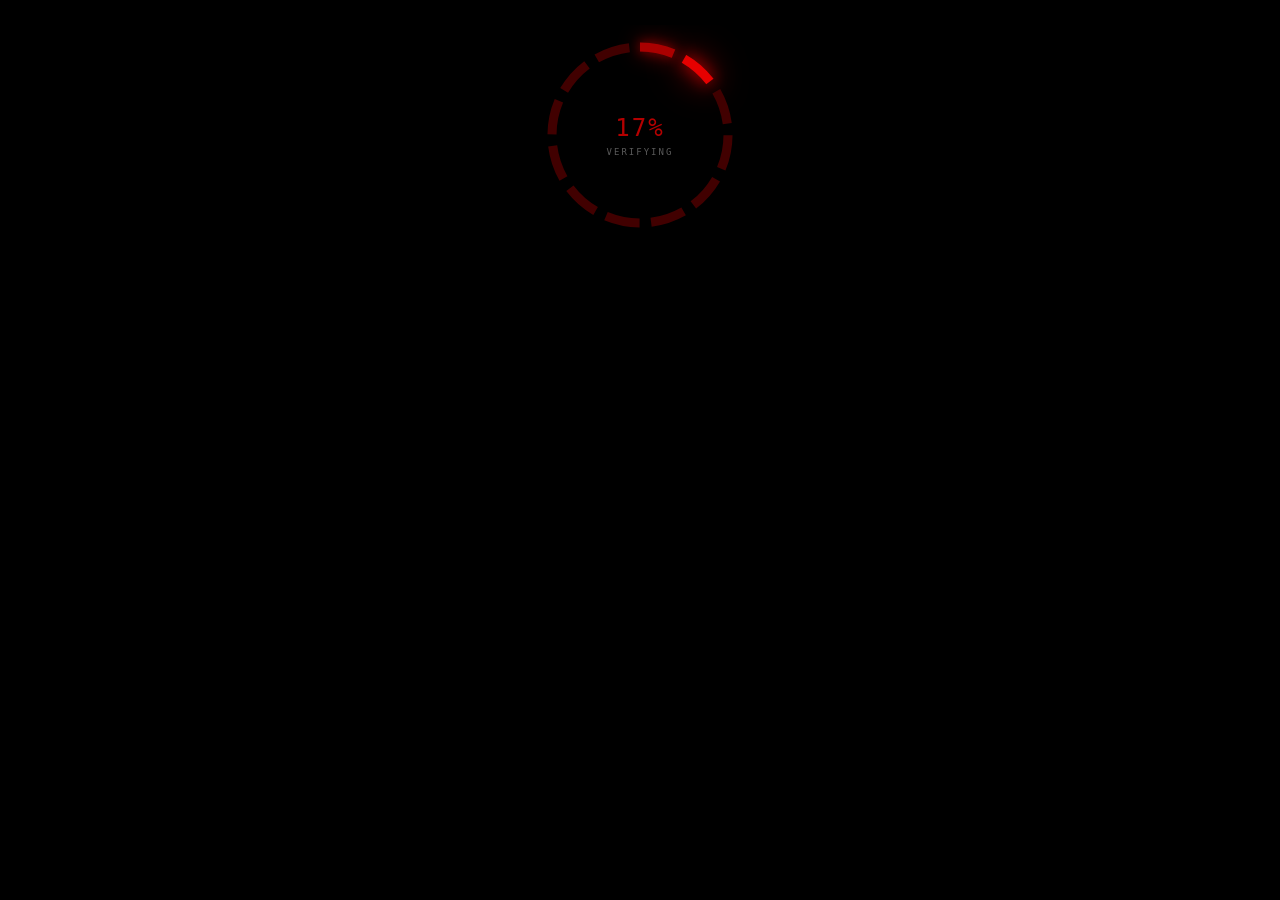
<file: index.html>
<!DOCTYPE html>
<html lang="en">

<head>

    <meta charset="UTF-8">

    <meta
        name="viewport"
        content="width=device-width, initial-scale=1.0"
    >

    <title>Main</title>


    <!-- PAGE CSS -->
    <link rel="stylesheet" href="main.css">


    <!-- NAVBAR CSS -->
    <link rel="stylesheet" href="navbar/navbar.css">


    <!-- INTRO CSS -->
    <link rel="stylesheet" href="intro/intro.css">

</head>


<body>


    <!-- =========================
         NAVIGATION BAR
         ========================= -->

    <nav class="navbar">


        <button
            class="logo-button"
            id="logoButton"
        >

            <span class="logo-stage">

                <img
                    id="logoImage1"
                    class="logo-image logo-active"
                    src="images/mtf.png"
                    alt="MTF Logo"
                >

                <img
                    id="logoImage2"
                    class="logo-image"
                    src="images/rrh.png"
                    alt="RRH Logo"
                >

            </span>

        </button>


        <div class="nav-links">

            <a href="#" data-page="home">
                HOME
            </a>

            <a href="#" data-page="database">
                DATABASE
            </a>

            <a href="#" data-page="archives">
                ARCHIVES
            </a>

            <a href="#" data-page="personnel">
                PERSONNEL
            </a>

            <a href="https://anonvoiced.github.io/XK-Calamity/">
                XK CALAMITY
            </a>

        </div>


        <div class="help-container">

            <button
                class="help-button"
                id="helpButton"
            >
                HELP
            </button>


            <div
                class="help-dropdown"
                id="helpDropdown"
            >

                <div class="audio-title">
                    AUDIO CONTROL
                </div>


                <div class="audio-controls">

                    <button
                        id="musicToggle"
                        class="music-toggle"
                    >
                        ▶
                    </button>

                    <span id="musicStatus">
                        MUSIC
                    </span>

                </div>


                <div class="volume-container">

                    <span class="volume-label">
                        VOL
                    </span>

                    <input
                        type="range"
                        id="volumeSlider"
                        min="0"
                        max="1"
                        step="0.01"
                        value="0.35"
                    >

                </div>


                <div class="intro-control">

                    <div class="audio-title">
                        INTRO PROTOCOL
                    </div>

                    <button
                        id="refreshIntroButton"
                        class="refresh-intro-button"
                    >
                        REPLAY INTRO
                    </button>

                </div>

            </div>

        </div>

    </nav>



    <!-- =========================
         DATABASE BACKGROUND SLAB
         ========================= -->

    <div class="database-background"></div>



    <!-- =========================
         BACKGROUND AUDIO
         ========================= -->

    <audio
        id="backgroundMusic"
        src="Sound effects/scp main ambience.mp3"
        loop
    ></audio>



    <!-- =========================
         BINARY CORNERS
         ========================= -->

    <div class="binary binary-top-right"></div>

    <div class="binary binary-bottom-left"></div>



    <!-- =========================
         MAIN PAGE CONTENT
         ========================= -->

    <main class="page-content">


        <!-- =========================
             HOME
             ========================= -->

        <section
            id="home"
            class="site-page active"
        >

        </section>



        <!-- =========================
             DATABASE
             ========================= -->

        <section
            id="database"
            class="site-page"
        >

            <div class="database-page">


                <!-- =========================
                     DATABASE HEADER
                     ========================= -->

                <section
                    class="database-header scp-panel"
                >

                    <div class="database-label">
                        FOUNDATION DATABASE
                    </div>

                    <h1>
                        PERSONAL DATABASE
                    </h1>

                    <p>
                        SCP-KENZO // CLASSIFIED PERSONNEL INFORMATION
                    </p>

                </section>



                <!-- =========================
                     DATABASE FOLDER
                     ========================= -->

                <section class="database-folder">


                    <!-- =========================
                         REDACTED OVERLAY
                         ========================= -->

                    <div
                        class="redacted-overlay"
                        id="redactedOverlay"
                    >

                        <button id="redactedButton">
                            [REDACTED]
                        </button>

                    </div>



                    <!-- =========================
                         DATABASE TABS
                         ========================= -->

                    <div class="database-tabs">


                        <button
                            class="database-tab"
                            data-section="db-personnel"
                        >
                            PERSONNEL FILE
                        </button>


                        <button
                            class="database-tab"
                            data-section="db-technical"
                        >
                            TECHNICAL PROFILE
                        </button>


                        <button
                            class="database-tab"
                            data-section="db-academic"
                        >
                            ACADEMIC RECORD
                        </button>


                        <button
                            class="database-tab"
                            data-section="db-projects"
                        >
                            PROJECT ARCHIVE
                        </button>


                        <button
                            class="database-tab"
                            data-section="db-creative"
                        >
                            CREATIVE PROFILE
                        </button>


                    </div>



                    <!-- =========================
                         DATABASE PANEL
                         ========================= -->

                    <div class="database-panel">


                        <!-- =========================
                             PERSONNEL
                             ========================= -->

                        <section
                            id="db-personnel"
                            class="database-section"
                        >

                            <div class="section-label">
                                FILE // 001
                            </div>

                            <h2>
                                PERSONNEL FILE
                            </h2>

                            <div class="classified-line">
                                STATUS: ACTIVE
                            </div>


                            <div class="information-grid">


                                <div class="information-box">

                                    <span class="information-label">
                                        DESIGNATION
                                    </span>

                                    <span class="information-value">
                                        SCP- Kenzo Joshua I. Delos Santos
                                    </span>

                                </div>


                                <div class="information-box">

                                    <span class="information-label">
                                        STATUS
                                    </span>

                                    <span class="information-value">
                                        Enrolled
                                    </span>

                                </div>


                                <div class="information-box">

                                    <span class="information-label">
                                        CLEARANCE
                                    </span>

                                    <span class="information-value">
                                        Year DIT 1-1
                                    </span>

                                </div>


                                <div class="information-box">

                                    <span class="information-label">
                                        DIVISION
                                    </span>

                                    <span class="information-value">
                                        INFORMATION TECHNOLOGY
                                    </span>

                                </div>


                            </div>


                            <div class="database-text">

                                <h3>
                                    PERSONNEL NOTES
                                </h3>

                                <p>
                                    Personnel file currently under active observation.
                                    Additional information may be added as required.
                                </p>

                            </div>

                        </section>



                        <!-- =========================
                             TECHNICAL
                             ========================= -->

                        <section
                            id="db-technical"
                            class="database-section"
                        >

                            <div class="section-label">
                                FILE // 002
                            </div>

                            <h2>
                                TECHNICAL PROFILE
                            </h2>

                            <div class="classified-line">
                                SPECIALIZATION: INFORMATION TECHNOLOGY
                            </div>


                            <div class="information-grid">


                                <div class="information-box">

                                    <span class="information-label">
                                        PROGRAMMING
                                    </span>

                                    <span class="information-value">
                                        C++ / HTML / CSS / JAVASCRIPT
                                    </span>

                                </div>


                                <div class="information-box">

                                    <span class="information-label">
                                        3D SOFTWARE
                                    </span>

                                    <span class="information-value">
                                        BLENDER
                                    </span>

                                </div>


                                <div class="information-box">

                                    <span class="information-label">
                                        HARDWARE
                                    </span>

                                    <span class="information-value">
                                        PC / ARDUINO / ELECTRONICS
                                    </span>

                                </div>


                                <div class="information-box">

                                    <span class="information-label">
                                        TECHNICAL WORK
                                    </span>

                                    <span class="information-value">
                                        SYSTEMS / NETWORKING / TROUBLESHOOTING
                                    </span>

                                </div>


                            </div>


                            <div class="database-text">

                                <h3>
                                    TECHNICAL NOTES
                                </h3>

                                <p>
                                    Technical capabilities and projects may be documented
                                    within this section.
                                </p>

                            </div>

                        </section>



                        <!-- =========================
                             ACADEMIC
                             ========================= -->

                        <section
                            id="db-academic"
                            class="database-section"
                        >

                            <div class="section-label">
                                FILE // 003
                            </div>

                            <h2>
                                ACADEMIC RECORD
                            </h2>

                            <div class="classified-line">
                                EDUCATIONAL STATUS: ACTIVE
                            </div>


                            <div class="information-grid">


                                <div class="information-box">

                                    <span class="information-label">
                                        PROGRAM
                                    </span>

                                    <span class="information-value">
                                        DIPLOMA IN INFORMATION TECHNOLOGY
                                    </span>

                                </div>


                                <div class="information-box">

                                    <span class="information-label">
                                        LEVEL
                                    </span>

                                    <span class="information-value">
                                        FIRST YEAR
                                    </span>

                                </div>


                                <div class="information-box">

                                    <span class="information-label">
                                        SPECIALIZATION
                                    </span>

                                    <span class="information-value">
                                        INFORMATION TECHNOLOGY
                                    </span>

                                </div>


                                <div class="information-box">

                                    <span class="information-label">
                                        RECORD
                                    </span>

                                    <span class="information-value">
                                        Senior High Graduate of High Honors
                                    </span>

                                </div>


                            </div>


                            <div class="database-text">

                                <h3>
                                    ACADEMIC NOTES
                                </h3>

                                <p>
                                    Academic activities, coursework, achievements,
                                    examinations, and other educational records may
                                    be stored here.
                                </p>

                            </div>

                        </section>



                        <!-- =========================
                             PROJECTS
                             ========================= -->

                        <section
                            id="db-projects"
                            class="database-section"
                        >

                            <div class="section-label">
                                FILE // 004
                            </div>

                            <h2>
                                PROJECT ARCHIVE
                            </h2>

                            <div class="classified-line">
                                PROJECT STATUS: ONGOING
                            </div>


                            <div class="information-grid">


                                <div class="information-box">

                                    <span class="information-label">
                                        PROJECT 01
                                    </span>

                                    <span class="information-value">
                                        SCP Video Resume WEBSITE
                                    </span>

                                </div>


                                <div class="information-box">

                                    <span class="information-label">
                                        PROJECT 02
                                    </span>

                                    <span class="information-value">
                                        ARDUINO / ELECTRONICS
                                        <br>
                                        CAPSTONE RESEARCH
                                    </span>

                                </div>


                                <div class="information-box">

                                    <span class="information-label">
                                        PROJECT 03
                                    </span>

                                    <span class="information-value">
                                        3D / BLENDER
                                    </span>

                                </div>


                                <div class="information-box">

                                    <span class="information-label">
                                        PROJECT 04
                                    </span>

                                    <span class="information-value">
                                        HOME DESKTOP
                                    </span>

                                </div>


                                <div class="information-box">

                                    <span class="information-label">
                                        PROJECT 05
                                    </span>

                                    <span class="information-value">
                                        TV BROADCASTING 3D STUDIO
                                    </span>

                                </div>


                                <div class="information-box">

                                    <span class="information-label">
                                        PROJECT 06
                                    </span>

                                    <span class="information-value">
                                        HIGHSCHOOL COMLAB SURVEILLANCE SYSTEM
                                    </span>

                                </div>


                            </div>


                            <div class="database-text">

                                <h3>
                                    PROJECT NOTES
                                </h3>

                                <p>
                                    Active and completed projects may be catalogued
                                    within this archive.
                                </p>

                            </div>

                        </section>



                        <!-- =========================
                             CREATIVE
                             ========================= -->

                        <section
                            id="db-creative"
                            class="database-section"
                        >

                            <div class="section-label">
                                FILE // 005
                            </div>

                            <h2>
                                CREATIVE PROFILE
                            </h2>

                            <div class="classified-line">
                                CREATIVE OUTPUT: ACTIVE
                            </div>


                            <div class="information-grid">


                                <div class="information-box">

                                    <span class="information-label">
                                        MUSIC
                                    </span>

                                    <span class="information-value">
                                        ACTIVE
                                    </span>

                                </div>


                                <div class="information-box">

                                    <span class="information-label">
                                        WRITING
                                    </span>

                                    <span class="information-value">
                                        POETRY / CREATIVE WRITING
                                    </span>

                                </div>


                                <div class="information-box">

                                    <span class="information-label">
                                        VOICE
                                    </span>

                                    <span class="information-value">
                                        VOICE ACTING / PERFORMANCE
                                    </span>

                                </div>


                                <div class="information-box">

                                    <span class="information-label">
                                        MEDIA
                                    </span>

                                    <span class="information-value">
                                        VIDEO / 3D / DESIGN
                                    </span>

                                </div>


                            </div>


                            <div class="database-text">

                                <h3>
                                    CREATIVE NOTES
                                </h3>

                                <p>
                                    Creative works, media projects, performances,
                                    writing, and other artistic material may be
                                    documented here.
                                </p>

                            </div>

                        </section>


                    </div>

                </section>

            </div>

        </section>



        <!-- =========================
             ARCHIVES PLACEHOLDER
             ========================= -->

        <section id="archives" class="site-page">

    <div class="archive-page">

        <div class="archive-header">
            <div class="archive-label">ARCHIVE DATABASE</div>

            <h1>DOCUMENT ARCHIVES</h1>

            <p>Select an archive file to access its contents.</p>
        </div>

        <div class="archive-grid">

            <a href="documents/activity 1/folder 1/document 1.html"
               class="archive-document">

                <span class="document-icon">▤</span>

                <span class="document-info">
                    <strong>ARCHIVE 01</strong>
                    <small>DOCUMENT // Sequence flowchart</small>
                </span>

                <span class="document-arrow">→</span>

            </a>


            <a href="documents/activity 1/folder 1/document 2.html"
               class="archive-document">

                <span class="document-icon">▤</span>

                <span class="document-info">
                    <strong>ARCHIVE 02</strong>
                    <small>DOCUMENT // Selection flowchart</small>
                </span>

                <span class="document-arrow">→</span>

            </a>


            <a href="documents/activity 1/folder 1/document 3.html"
                class="archive-document">

                <span class="document-icon">▤</span>

                <span class="document-info">
                    <strong>ARCHIVE 03</strong>
                    <small>DOCUMENT // Loop flowchart</small>
                </span>

                <span class="document-arrow">→</span>

            </a>


            <button class="archive-document" type="button">

                <span class="document-icon">▤</span>

                <span class="document-info">
                    <strong>ARCHIVE 04</strong>
                    <small>DOCUMENT // WEEK 04</small>
                </span>

                <span class="document-arrow">→</span>

            </button>


            <button class="archive-document" type="button">

                <span class="document-icon">▤</span>

                <span class="document-info">
                    <strong>ARCHIVE 05</strong>
                    <small>DOCUMENT // WEEK 05</small>
                </span>

                <span class="document-arrow">→</span>

            </button>


            <button class="archive-document" type="button">

                <span class="document-icon">▤</span>

                <span class="document-info">
                    <strong>ARCHIVE 06</strong>
                    <small>DOCUMENT // WEEK 06</small>
                </span>

                <span class="document-arrow">→</span>

            </button>


            <button class="archive-document" type="button">

                <span class="document-icon">▤</span>

                <span class="document-info">
                    <strong>ARCHIVE 07</strong>
                    <small>DOCUMENT // WEEK 07</small>
                </span>

                <span class="document-arrow">→</span>

            </button>


            <button class="archive-document" type="button">

                <span class="document-icon">▤</span>

                <span class="document-info">
                    <strong>ARCHIVE 08</strong>
                    <small>DOCUMENT // WEEK 08</small>
                </span>

                <span class="document-arrow">→</span>

            </button>

        </div>

    </div>

</section>

        </section>



        <!-- =========================
             PERSONNEL PLACEHOLDER
             ========================= -->

        <section
            id="personnel"
            class="site-page"
        >


        </section>



        <!-- =========================
             DIARY PLACEHOLDER
             ========================= -->

        <section
            id="diary"
            class="site-page"
        >

            <h1>
                DIARY ENTRIES
            </h1>

        </section>


    </main>



    <!-- =========================
         PAGE JS
         ========================= -->

    <script src="main.js"></script>


    <!-- =========================
         NAVBAR JS
         ========================= -->

    <script src="navbar/navbar.js"></script>


    <!-- =========================
         INTRO JS
         ========================= -->

    <script src="intro/intro.js"></script>


</body>

</html>
</file>
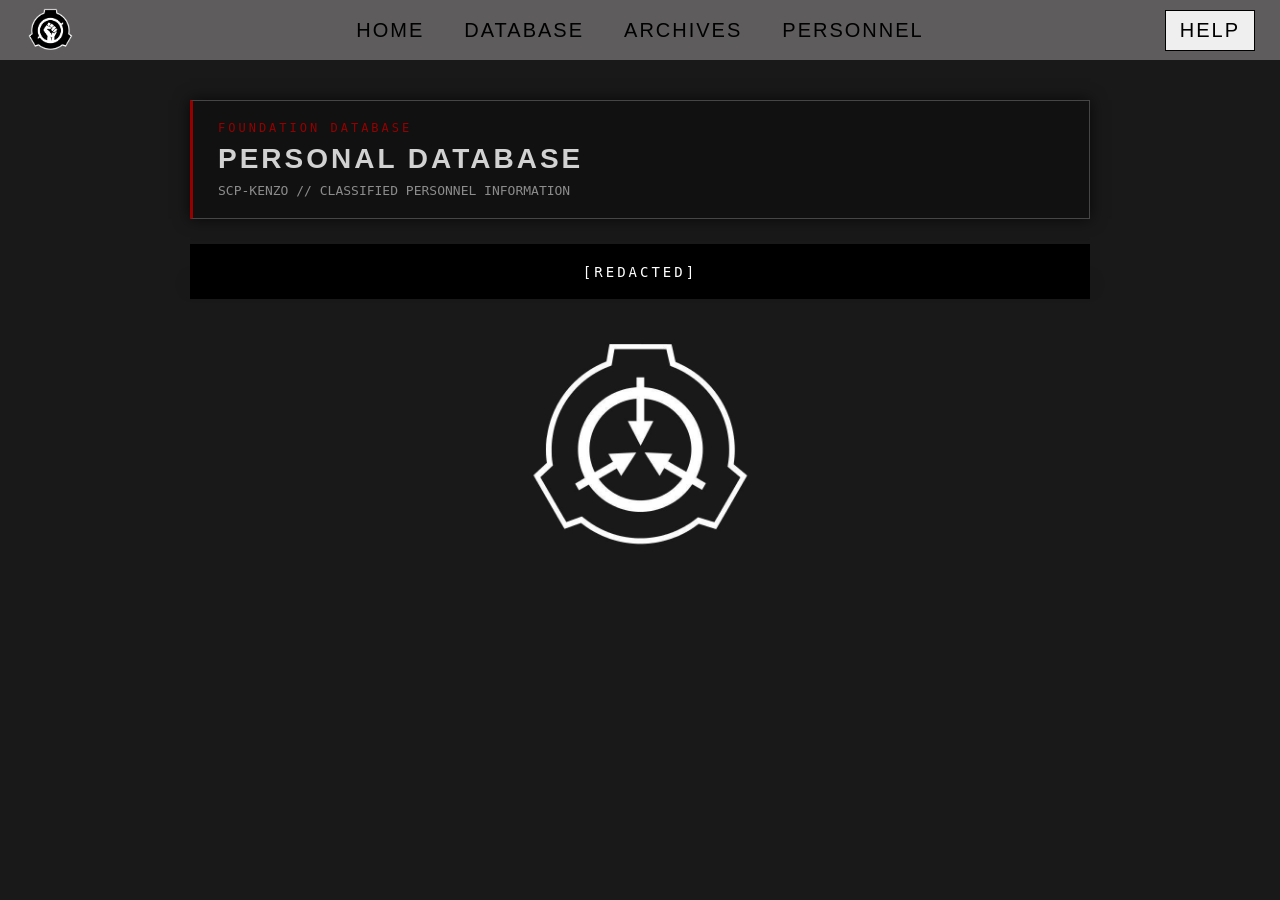
<file: Database.html>
<!DOCTYPE html>
<html lang="en">

<head>

    <meta charset="UTF-8">
    <meta name="viewport" content="width=device-width, initial-scale=1.0">

    <title>Database</title>

    <!-- DATABASE CSS -->
    <link rel="stylesheet" href="Database.css">

    <!-- NAVBAR CSS -->
    <link rel="stylesheet" href="navbar/navbar.css">

</head>


<body>


    <!-- ========================
         NAVIGATION BAR
         ========================= -->

    <nav class="navbar">

        <button class="logo-button" id="logoButton">

            <span class="logo-stage">

                <img
                    id="logoImage1"
                    class="logo-image logo-active"
                    src="images/mtf.png"
                    alt="MTF Logo"
                >

                <img
                    id="logoImage2"
                    class="logo-image"
                    src="images/rrh.png"
                    alt="RRH Logo"
                >

            </span>

        </button>


        <div class="nav-links">

            <a href="index.html">HOME</a>

            <a href="Database.html">DATABASE</a>

            <a href="archives.html">ARCHIVES</a>

            <a href="#">PERSONNEL</a>

        </div>


        <div class="help-container">

            <button class="help-button" id="helpButton">
                HELP
            </button>


            <div class="help-dropdown" id="helpDropdown">

                <div class="audio-title">
                    AUDIO CONTROL
                </div>


                <div class="audio-controls">

                    <button
                        id="musicToggle"
                        class="music-toggle"
                    >
                        ▶
                    </button>

                    <span id="musicStatus">
                        MUSIC
                    </span>

                </div>


                <div class="volume-container">

                    <span class="volume-label">
                        VOL
                    </span>

                    <input
                        type="range"
                        id="volumeSlider"
                        min="0"
                        max="1"
                        step="0.01"
                        value="0.35"
                    >

                </div>

            </div>

        </div>

    </nav>


    <!-- =========================
         BACKGROUND AUDIO
         ========================= -->

    <audio
        id="backgroundMusic"
        src="Sound effects/scp main ambience.mp3"
        loop
    ></audio>



    <!-- =========================
         CORNER BINARY
         ========================= -->

    <div class="binary binary-top-left"></div>

    <div class="binary binary-top-right"></div>



    <!-- =========================
         DATABASE
         ========================= -->

    <main class="database-page">


        <!-- =========================
             DATABASE HEADER
             ========================= -->

        <section class="database-header scp-panel">

            <div class="database-label">
                FOUNDATION DATABASE
            </div>

            <h1>
                PERSONAL DATABASE
            </h1>

            <p>
                SCP-KENZO // CLASSIFIED PERSONNEL INFORMATION
            </p>

        </section>



        <!-- =========================
             DATABASE FOLDER
             ========================= -->

        <section class="database-folder">

    <div class="redacted-overlay" id="redactedOverlay">
        <button id="redactedButton">[REDACTED]</button>
    </div>


            <!-- =========================
                 DATABASE TABS
                 ========================= -->

            <div class="database-tabs">


                <button
                    class="database-tab"
                    data-section="personnel"
                >
                    PERSONNEL FILE
                </button>


                <button
                    class="database-tab"
                    data-section="technical"
                >
                    TECHNICAL PROFILE
                </button>


                <button
                    class="database-tab"
                    data-section="academic"
                >
                    ACADEMIC RECORD
                </button>


                <button
                    class="database-tab"
                    data-section="projects"
                >
                    PROJECT ARCHIVE
                </button>


                <button
                    class="database-tab"
                    data-section="creative"
                >
                    CREATIVE PROFILE
                </button>


            </div>



            <!-- =========================
                 DATABASE CONTENT
                 ========================= -->

            <div class="database-panel">


                <!-- =========================
                     PERSONNEL
                     ========================= -->

                <section
                    id="personnel"
                    class="database-section"
                >

                    <div class="section-label">
                        FILE // 001
                    </div>

                    <h2>
                        PERSONNEL FILE
                    </h2>

                    <div class="classified-line">
                        STATUS: ACTIVE
                    </div>


                    <div class="information-grid">

                        <div class="information-box">

                            <span class="information-label">
                                DESIGNATION
                            </span>

                            <span class="information-value">
                                SCP- Kenzo Joshua I. Delos Santos
                            </span>

                        </div>


                        <div class="information-box">

                            <span class="information-label">
                                STATUS
                            </span>

                            <span class="information-value">
                                Enrolled
                            </span>

                        </div>


                        <div class="information-box">

                            <span class="information-label">
                                CLEARANCE
                            </span>

                            <span class="information-value">
                                Year DIT 1-1
                            </span>

                        </div>


                        <div class="information-box">

                            <span class="information-label">
                                DIVISION
                            </span>

                            <span class="information-value">
                                INFORMATION TECHNOLOGY
                            </span>

                        </div>

                    </div>


                    <div class="database-text">

                        <h3>
                            PERSONNEL NOTES
                        </h3>

                        <p>
                            Personnel file currently under active observation.
                            Additional information may be added as required.
                        </p>

                    </div>

                </section>



                <!-- =========================
                     TECHNICAL
                     ========================= -->

                <section
                    id="technical"
                    class="database-section"
                >

                    <div class="section-label">
                        FILE // 002
                    </div>

                    <h2>
                        TECHNICAL PROFILE
                    </h2>

                    <div class="classified-line">
                        SPECIALIZATION: INFORMATION TECHNOLOGY
                    </div>


                    <div class="information-grid">

                        <div class="information-box">

                            <span class="information-label">
                                PROGRAMMING
                            </span>

                            <span class="information-value">
                                C++ / HTML / CSS / JAVASCRIPT
                            </span>

                        </div>


                        <div class="information-box">

                            <span class="information-label">
                                3D SOFTWARE
                            </span>

                            <span class="information-value">
                                BLENDER
                            </span>

                        </div>


                        <div class="information-box">

                            <span class="information-label">
                                HARDWARE
                            </span>

                            <span class="information-value">
                                PC / ARDUINO / ELECTRONICS
                            </span>

                        </div>


                        <div class="information-box">

                            <span class="information-label">
                                TECHNICAL WORK
                            </span>

                            <span class="information-value">
                                SYSTEMS / NETWORKING / TROUBLESHOOTING
                            </span>

                        </div>

                    </div>


                    <div class="database-text">

                        <h3>
                            TECHNICAL NOTES
                        </h3>

                        <p>
                            Technical capabilities and projects may be documented
                            within this section.
                        </p>

                    </div>

                </section>



                <!-- =========================
                     ACADEMIC
                     ========================= -->

                <section
                    id="academic"
                    class="database-section"
                >

                    <div class="section-label">
                        FILE // 003
                    </div>

                    <h2>
                        ACADEMIC RECORD
                    </h2>

                    <div class="classified-line">
                        EDUCATIONAL STATUS: ACTIVE
                    </div>


                    <div class="information-grid">

                        <div class="information-box">

                            <span class="information-label">
                                PROGRAM
                            </span>

                            <span class="information-value">
                                DIPLOMA IN INFORMATION TECHNOLOGY
                            </span>

                        </div>


                        <div class="information-box">

                            <span class="information-label">
                                LEVEL
                            </span>

                            <span class="information-value">
                                FIRST YEAR
                            </span>

                        </div>


                        <div class="information-box">

                            <span class="information-label">
                                SPECIALIZATION
                            </span>

                            <span class="information-value">
                                INFORMATION TECHNOLOGY
                            </span>

                        </div>


                        <div class="information-box">

                            <span class="information-label">
                                RECORD
                            </span>

                            <span class="information-value">
                                Senior High Graduate of High Honors
                            </span>

                        </div>

                    </div>


                    <div class="database-text">

                        <h3>
                            ACADEMIC NOTES
                        </h3>

                        <p>
                            Academic activities, coursework, achievements,
                            examinations, and other educational records may
                            be stored here.
                        </p>

                    </div>

                </section>



                <!-- =========================
                     PROJECTS
                     ========================= -->

                <section
                    id="projects"
                    class="database-section"
                >

                    <div class="section-label">
                        FILE // 004
                    </div>

                    <h2>
                        PROJECT ARCHIVE
                    </h2>

                    <div class="classified-line">
                        PROJECT STATUS: ONGOING
                    </div>


                    <div class="information-grid">

                        <div class="information-box">

                            <span class="information-label">
                                PROJECT 01
                            </span>

                            <span class="information-value">
                                SCP Video Resume WEBSITE
                            </span>

                        </div>


                        <div class="information-box">

                            <span class="information-label">
                                PROJECT 02
                            </span>

                            <span class="information-value">
                                ARDUINO / ELECTRONICS 
                                <br> CAPSTONE RESEARCH
                            </span>

                        </div>


                        <div class="information-box">

                            <span class="information-label">
                                PROJECT 03
                            </span>

                            <span class="information-value">
                                3D / BLENDER
                            </span>

                        </div>


                        <div class="information-box">

                            <span class="information-label">
                                PROJECT 04
                            </span>

                            <span class="information-value">
                                HOME DESKTOP
                            </span>

                        </div>

                         <div class="information-box">

                            <span class="information-label">
                                PROJECT 05
                            </span>

                            <span class="information-value">
                                TV BROADCASTING 3D STUDIO
                            </span>

                        </div>

                         <div class="information-box">

                            <span class="information-label">
                                PROJECT 06
                            </span>

                            <span class="information-value">
                                HIGHSCHOOL COMLAB SURVEILLANCE SYSTEM
                            </span>

                        </div>

                    </div>


                    <div class="database-text">

                        <h3>
                            PROJECT NOTES
                        </h3>

                        <p>
                            Active and completed projects may be catalogued
                            within this archive.
                        </p>

                    </div>

                </section>



                <!-- =========================
                     CREATIVE
                     ========================= -->

                <section
                    id="creative"
                    class="database-section"
                >

                    <div class="section-label">
                        FILE // 005
                    </div>

                    <h2>
                        CREATIVE PROFILE
                    </h2>

                    <div class="classified-line">
                        CREATIVE OUTPUT: ACTIVE
                    </div>


                    <div class="information-grid">

                        <div class="information-box">

                            <span class="information-label">
                                MUSIC
                            </span>

                            <span class="information-value">
                                ACTIVE
                            </span>

                        </div>


                        <div class="information-box">

                            <span class="information-label">
                                WRITING
                            </span>

                            <span class="information-value">
                                POETRY / CREATIVE WRITING
                            </span>

                        </div>


                        <div class="information-box">

                            <span class="information-label">
                                VOICE
                            </span>

                            <span class="information-value">
                                VOICE ACTING / PERFORMANCE
                            </span>

                        </div>


                        <div class="information-box">

                            <span class="information-label">
                                MEDIA
                            </span>

                            <span class="information-value">
                                VIDEO / 3D / DESIGN
                            </span>

                        </div>

                    </div>


                    <div class="database-text">

                        <h3>
                            CREATIVE NOTES
                        </h3>

                        <p>
                            Creative works, media projects, performances,
                            writing, and other artistic material may be
                            documented here.
                        </p>

                    </div>

                </section>


            </div>

        </section>


    </main>



    <!-- =========================
         SCRIPTS
         ========================= -->

    <script src="Database.js"></script>

    <script src="navbar/navbar.js"></script>


</body>

</html>
</file>
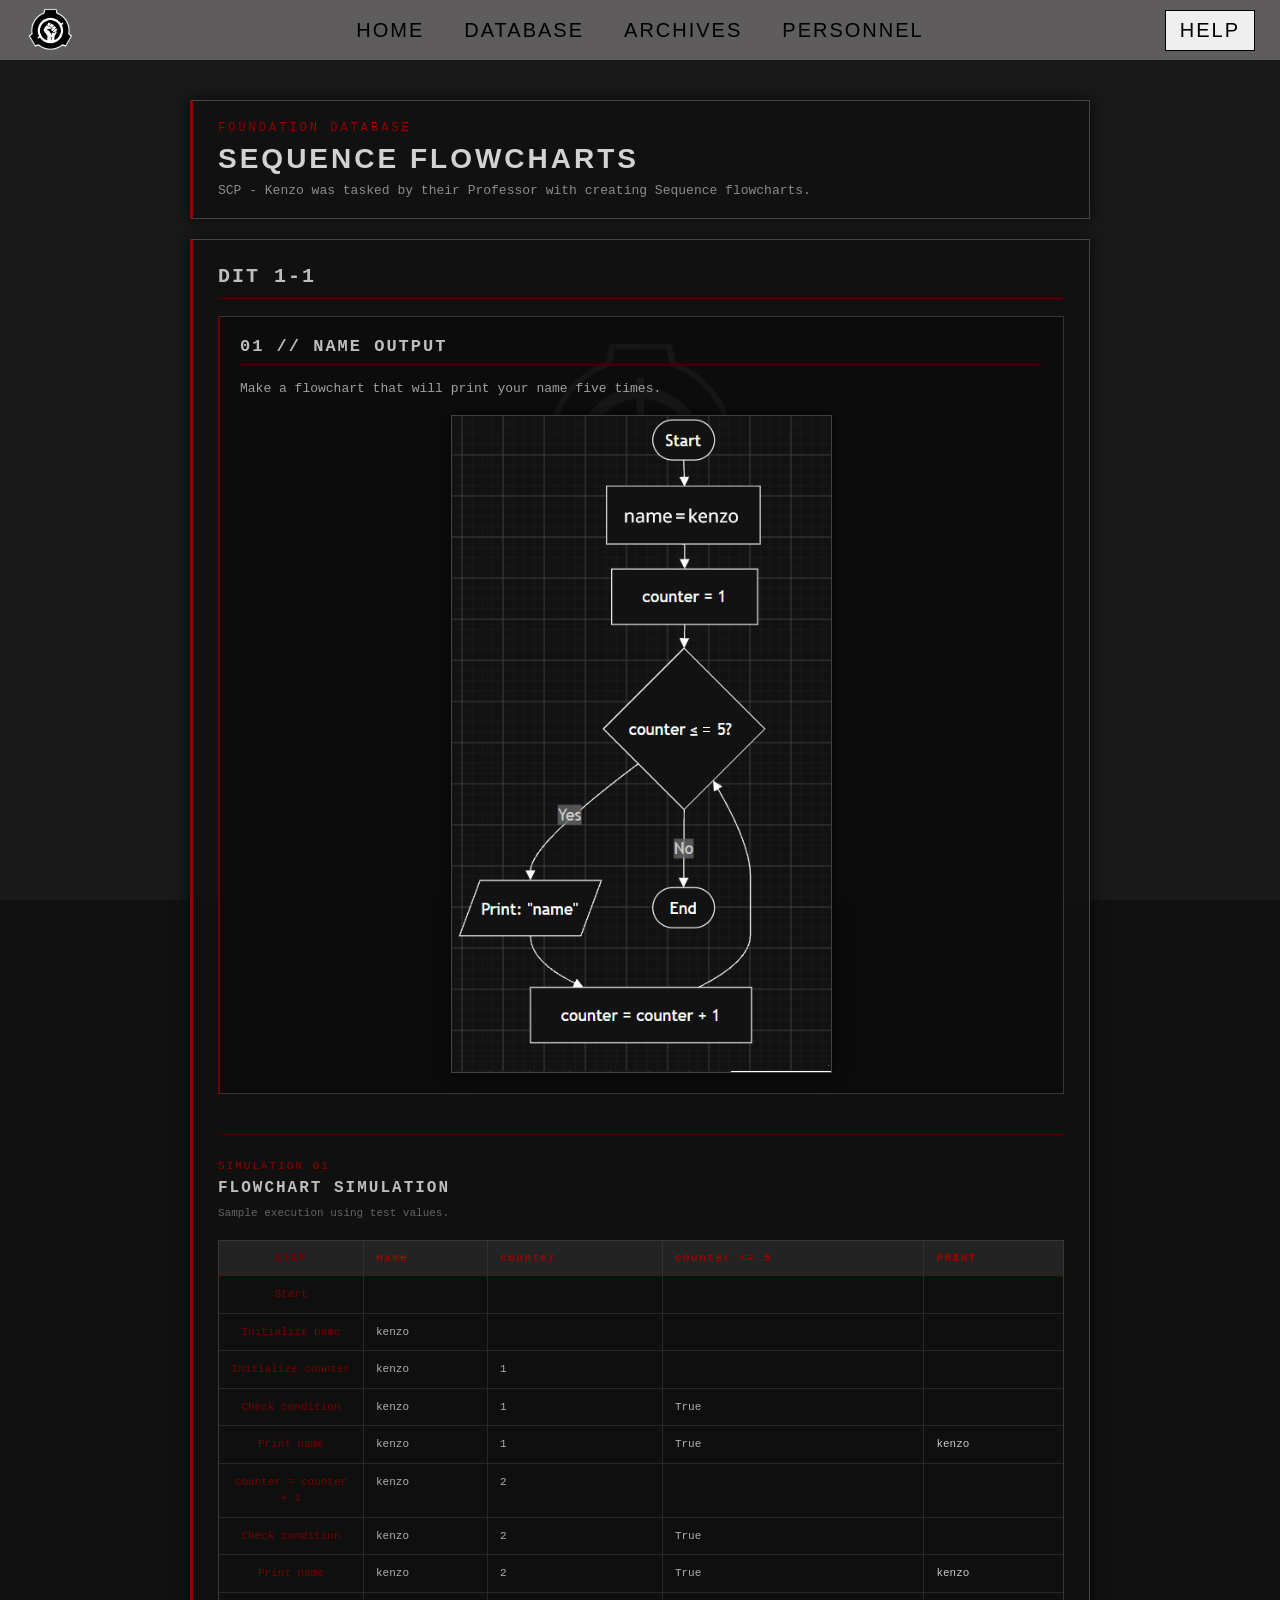
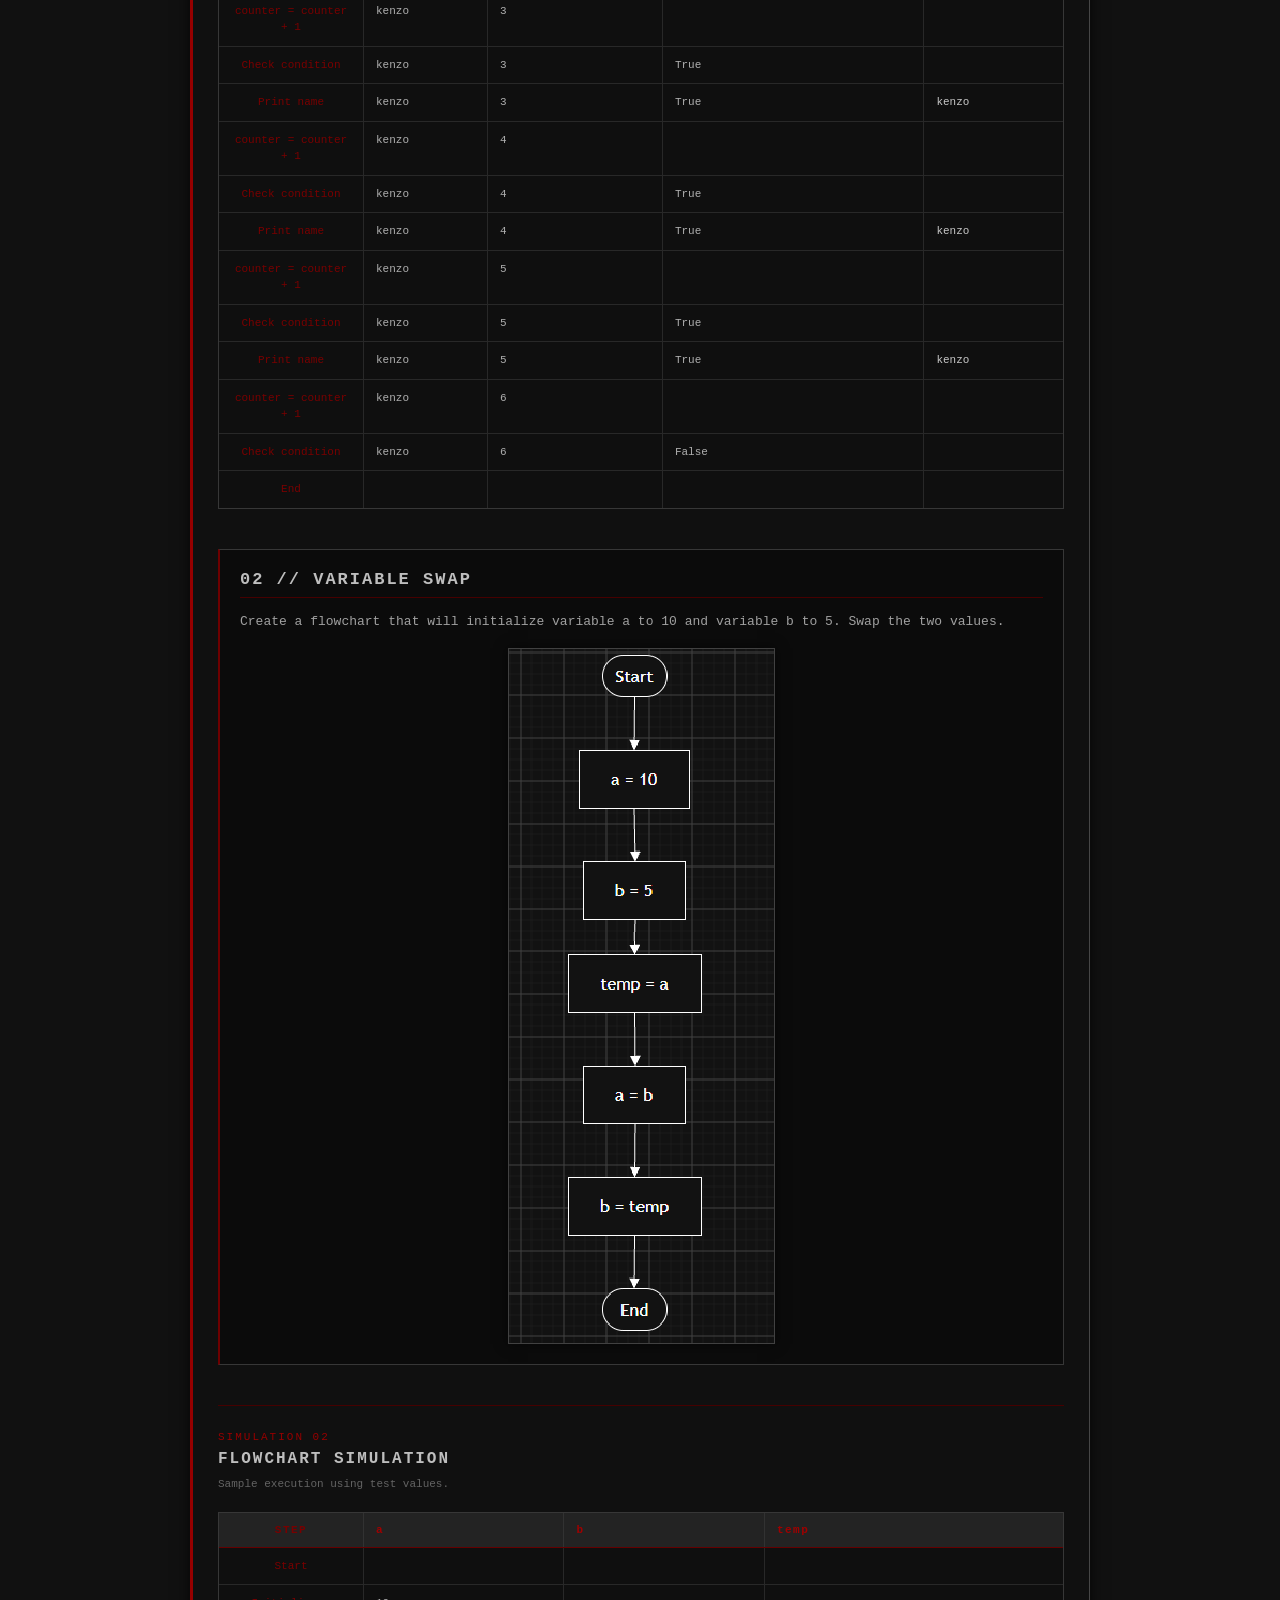
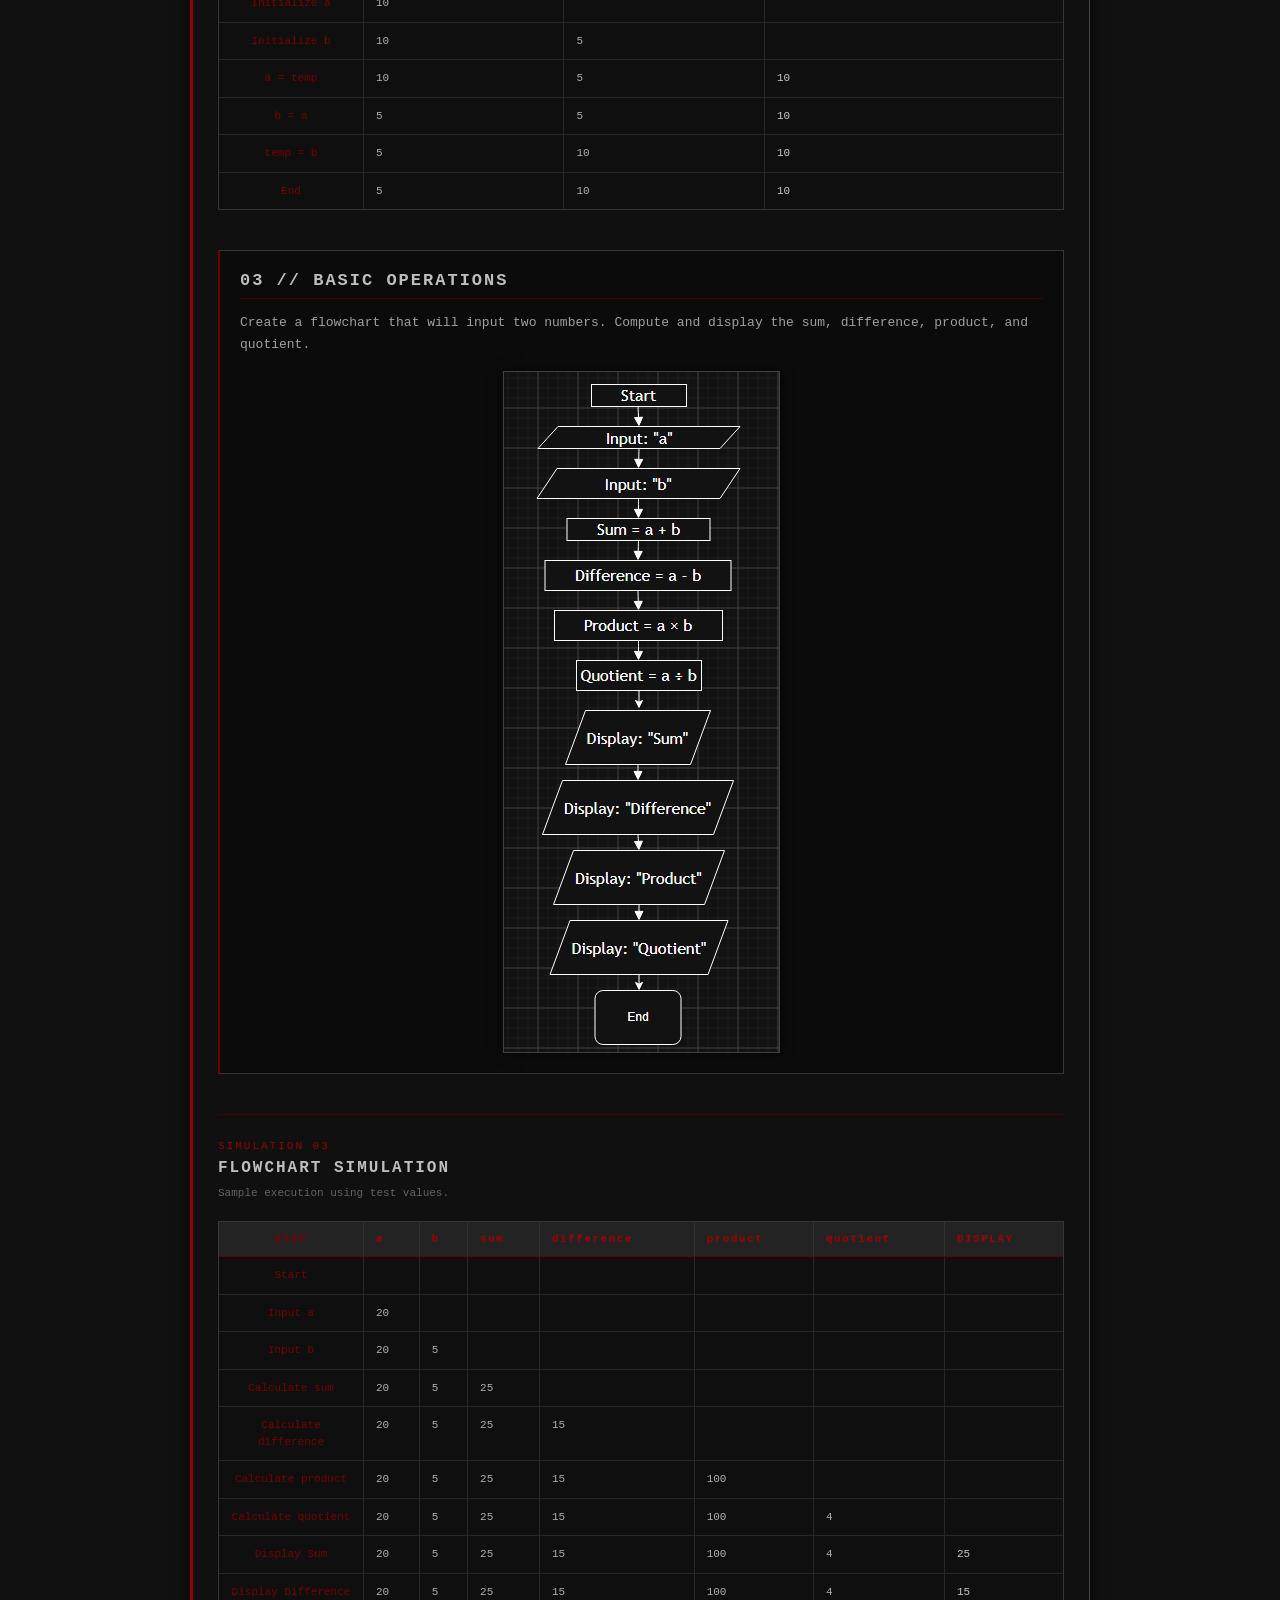
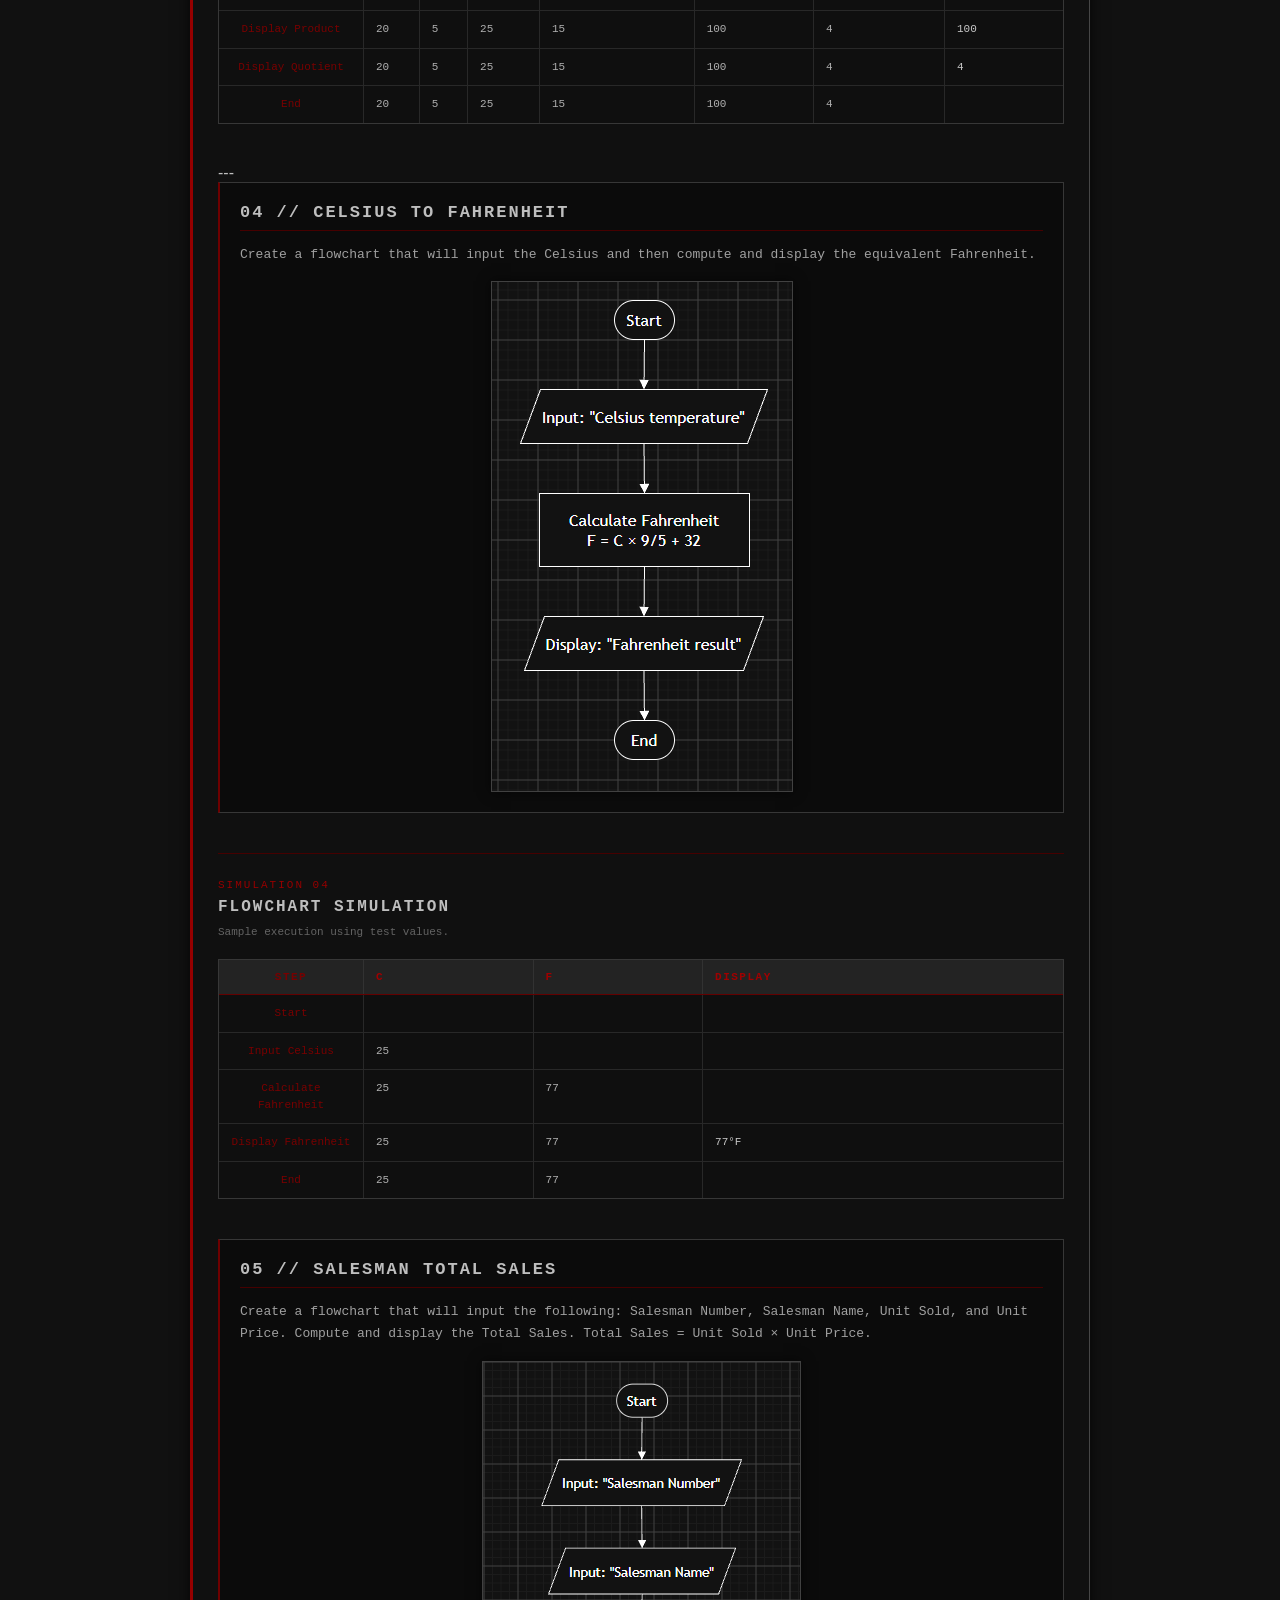
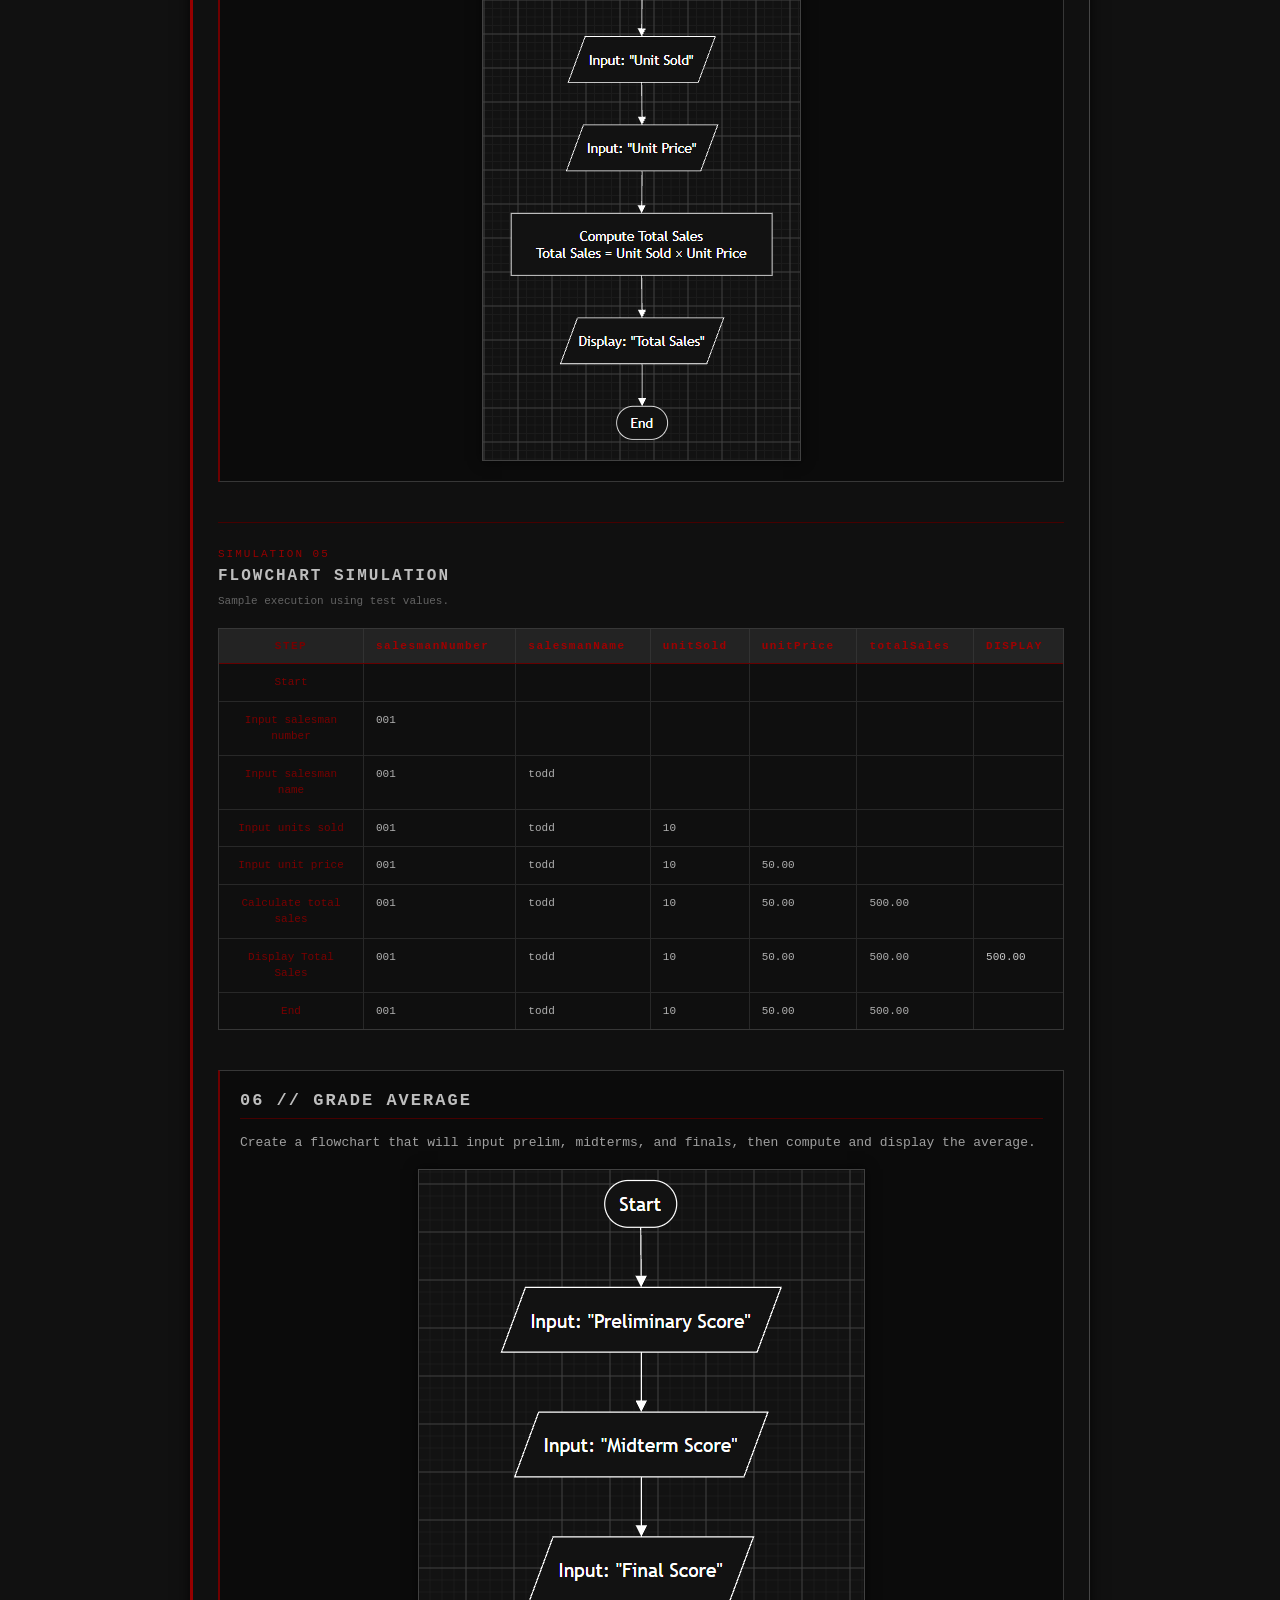
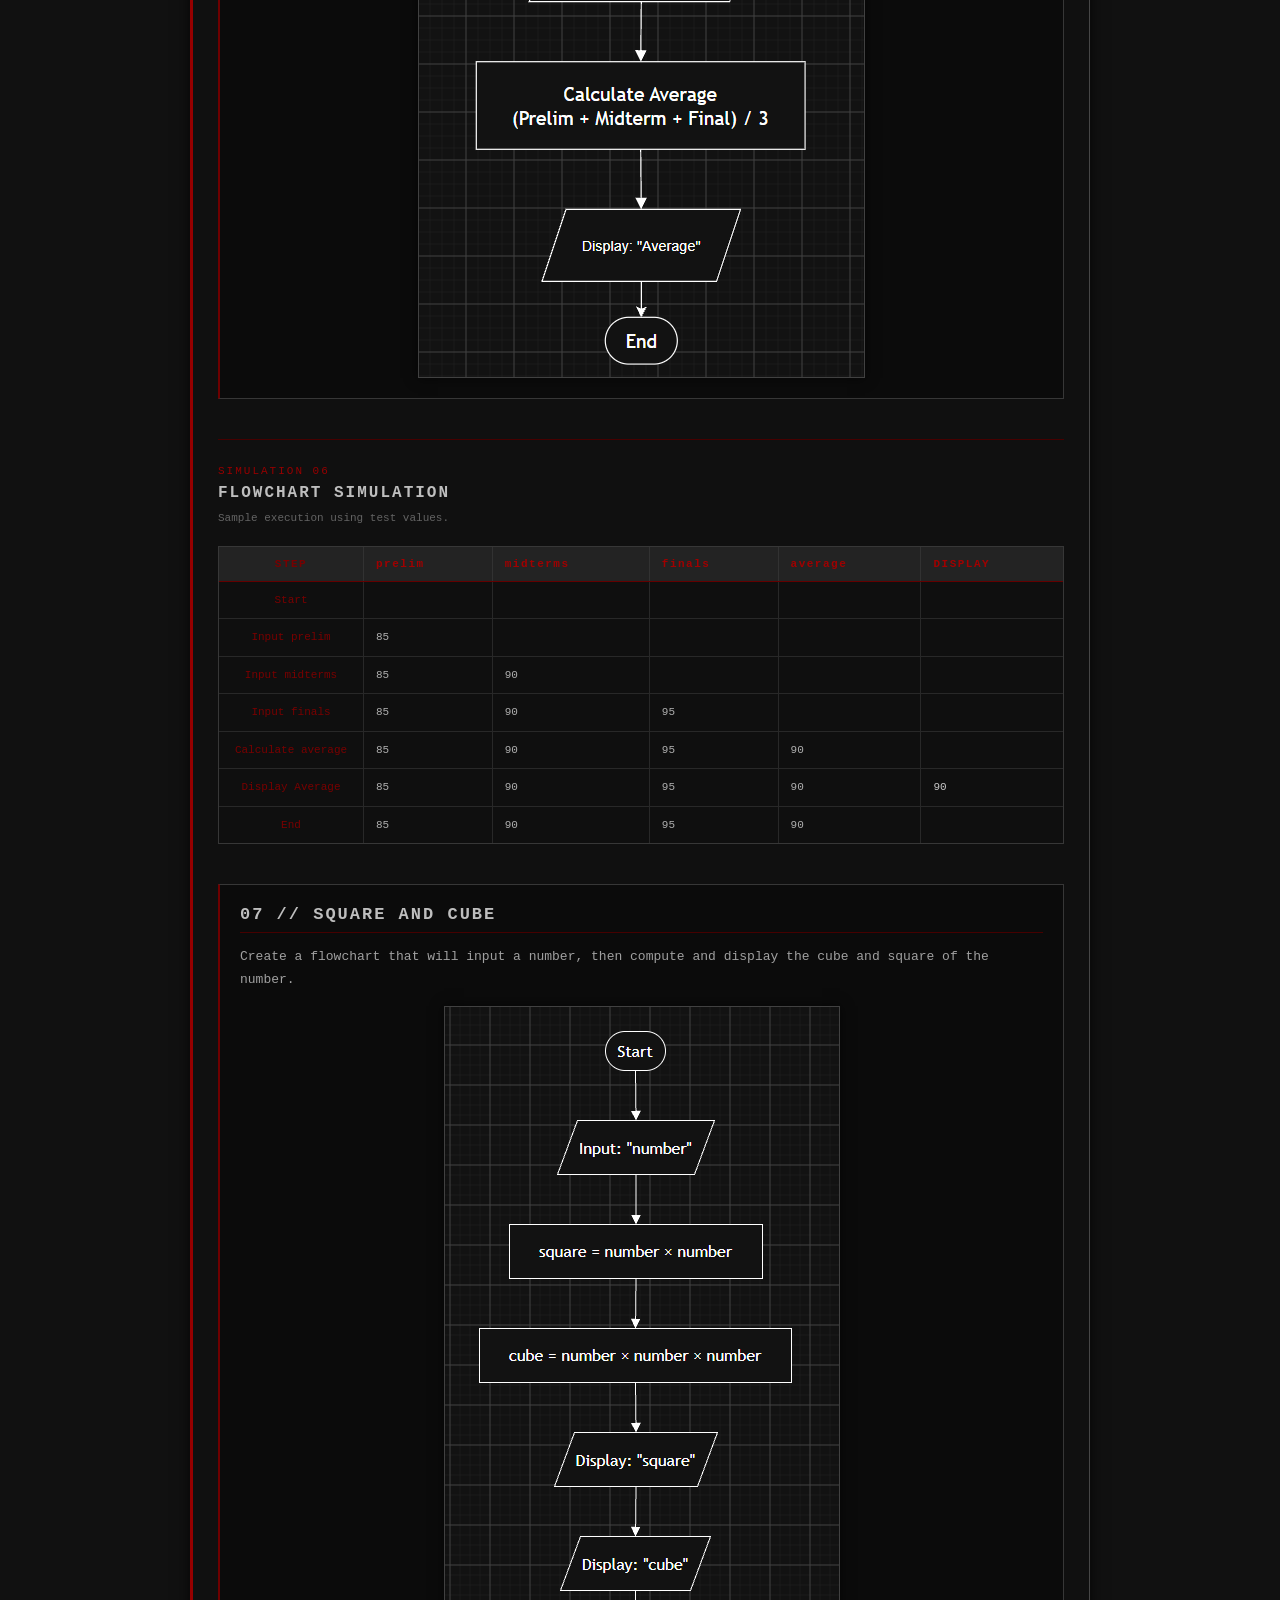
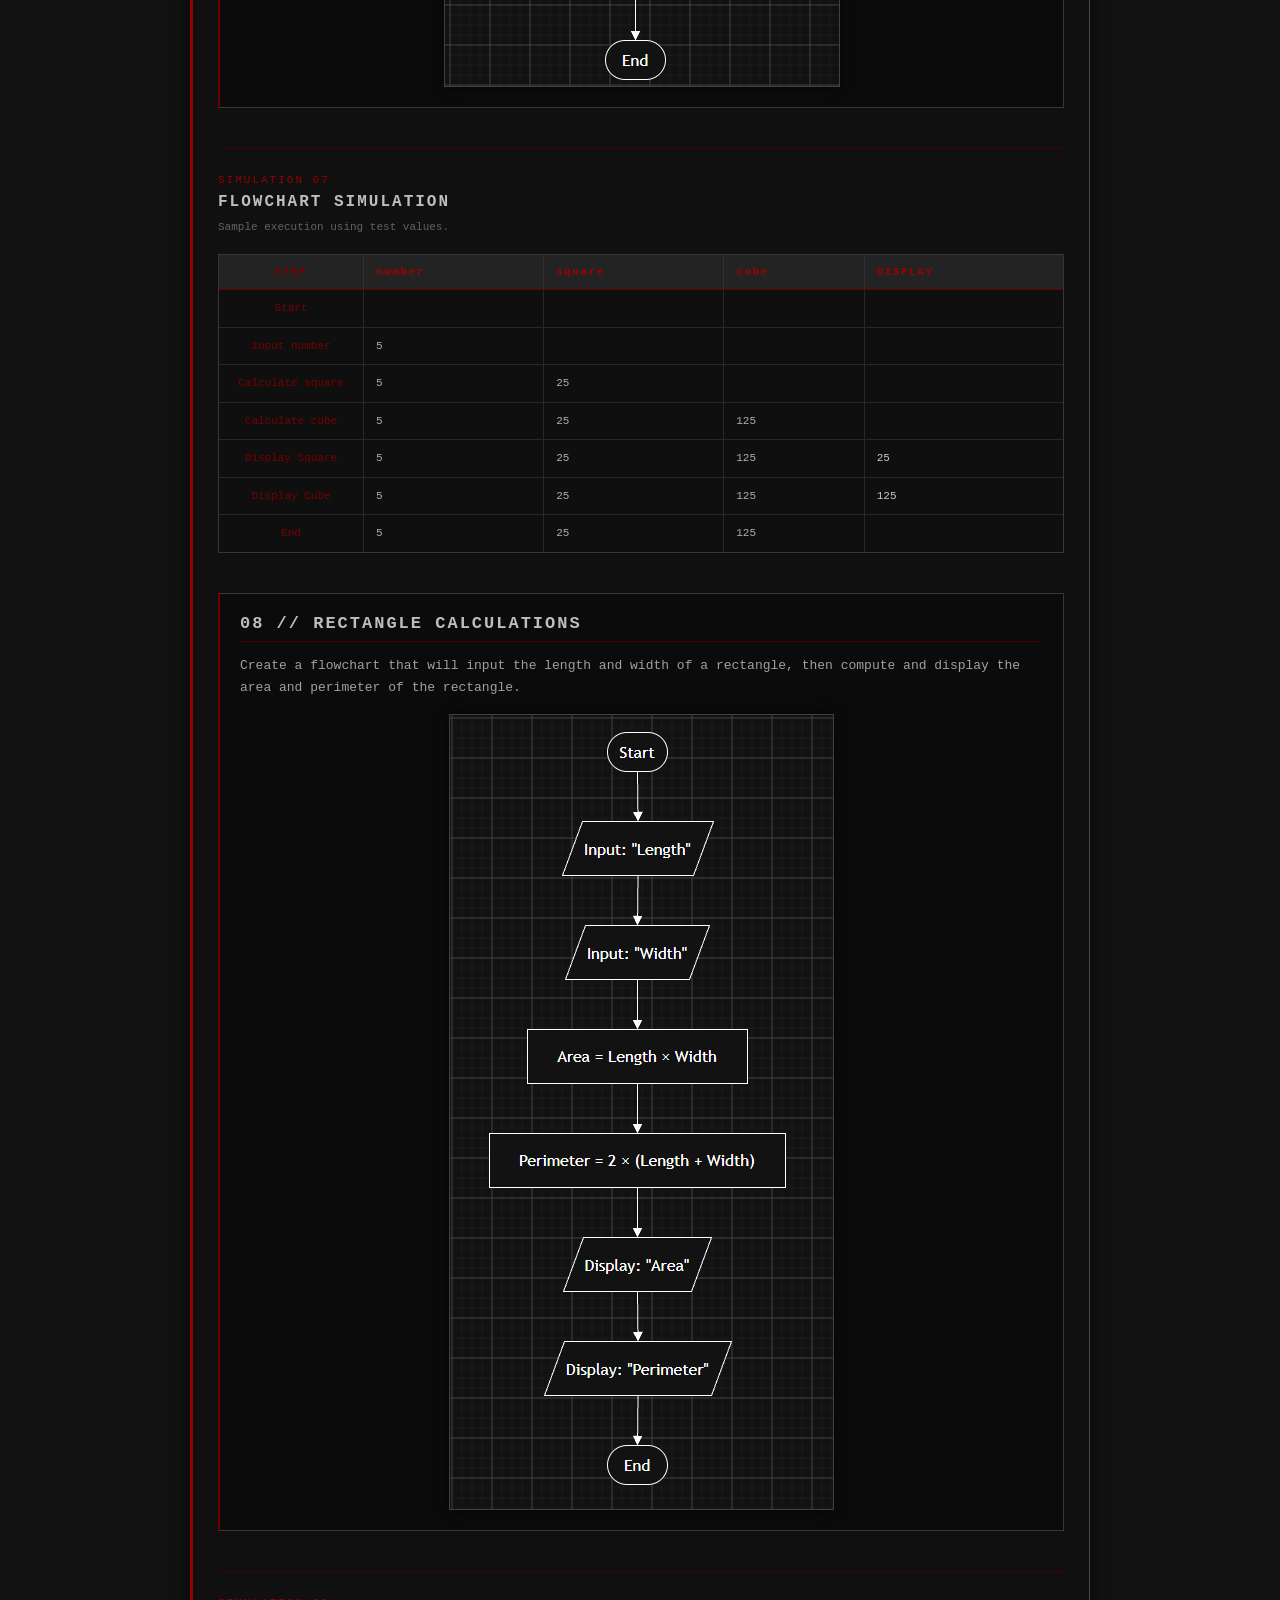
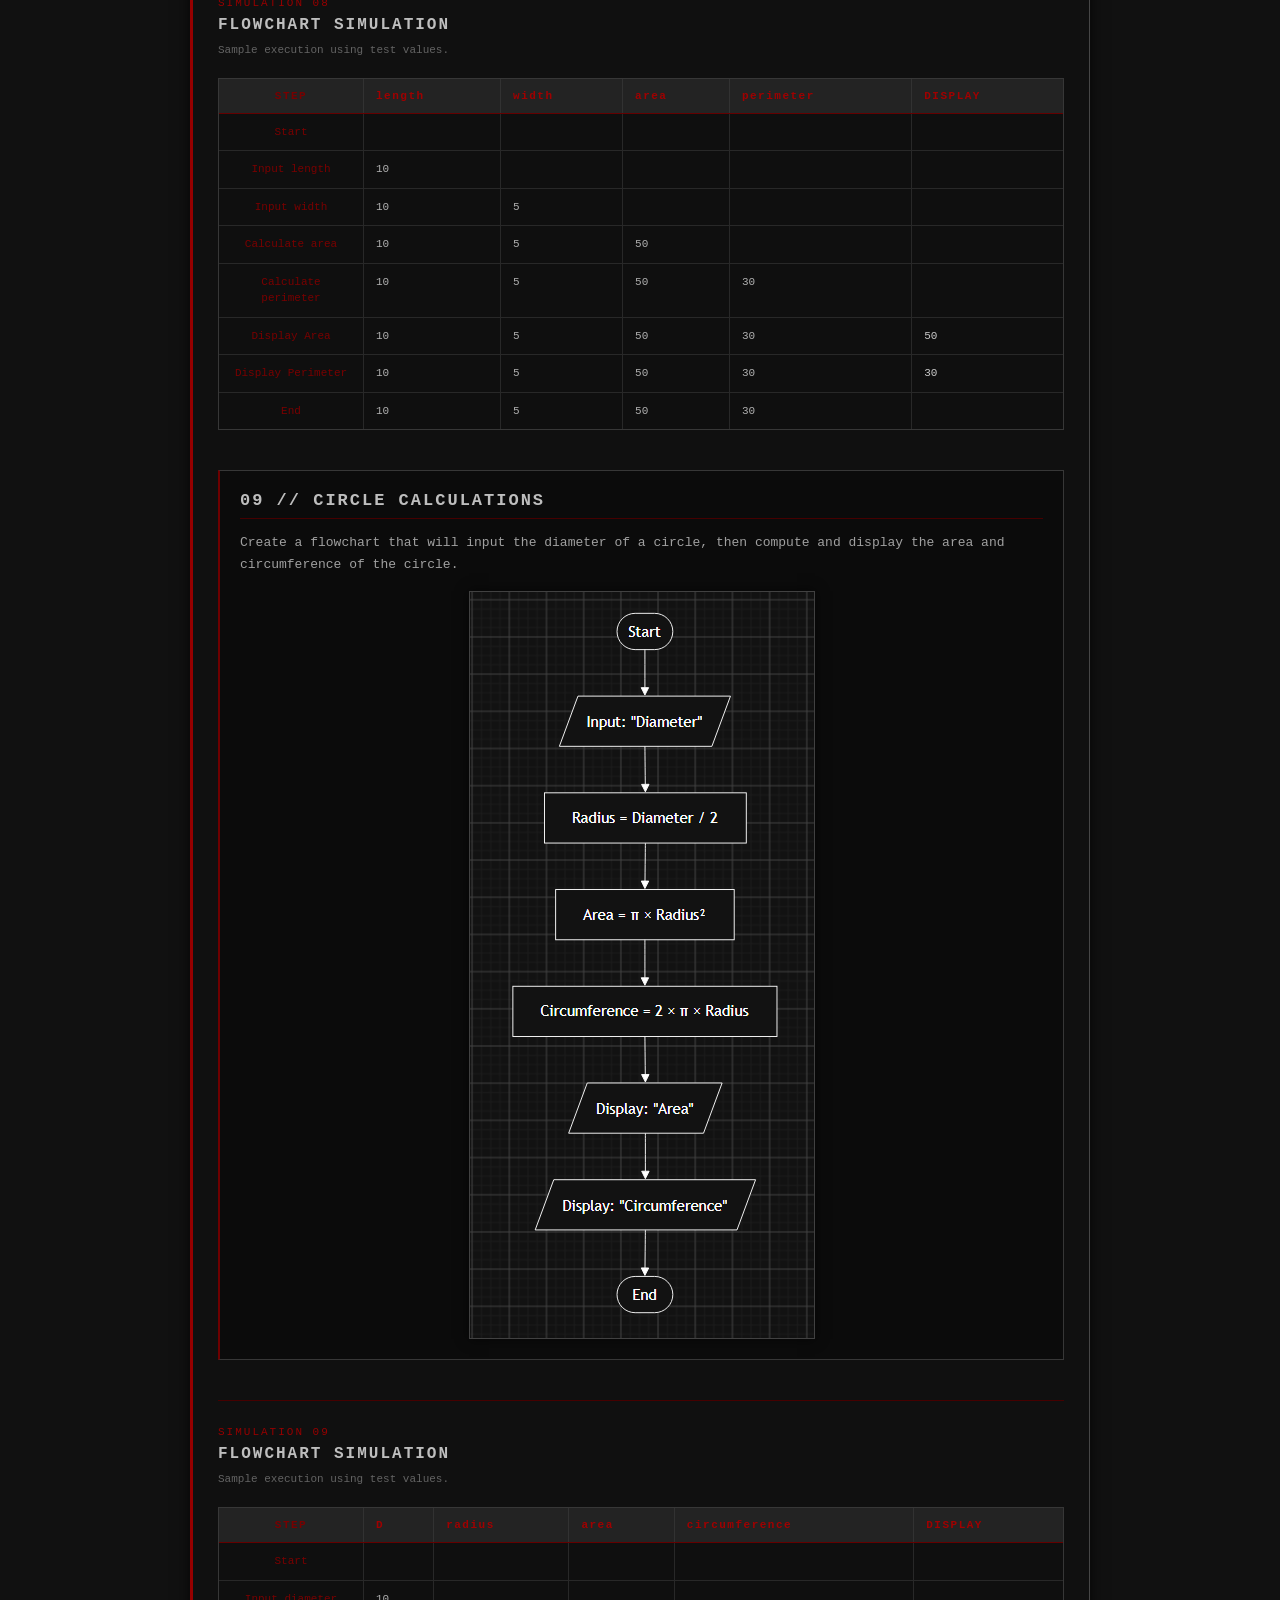
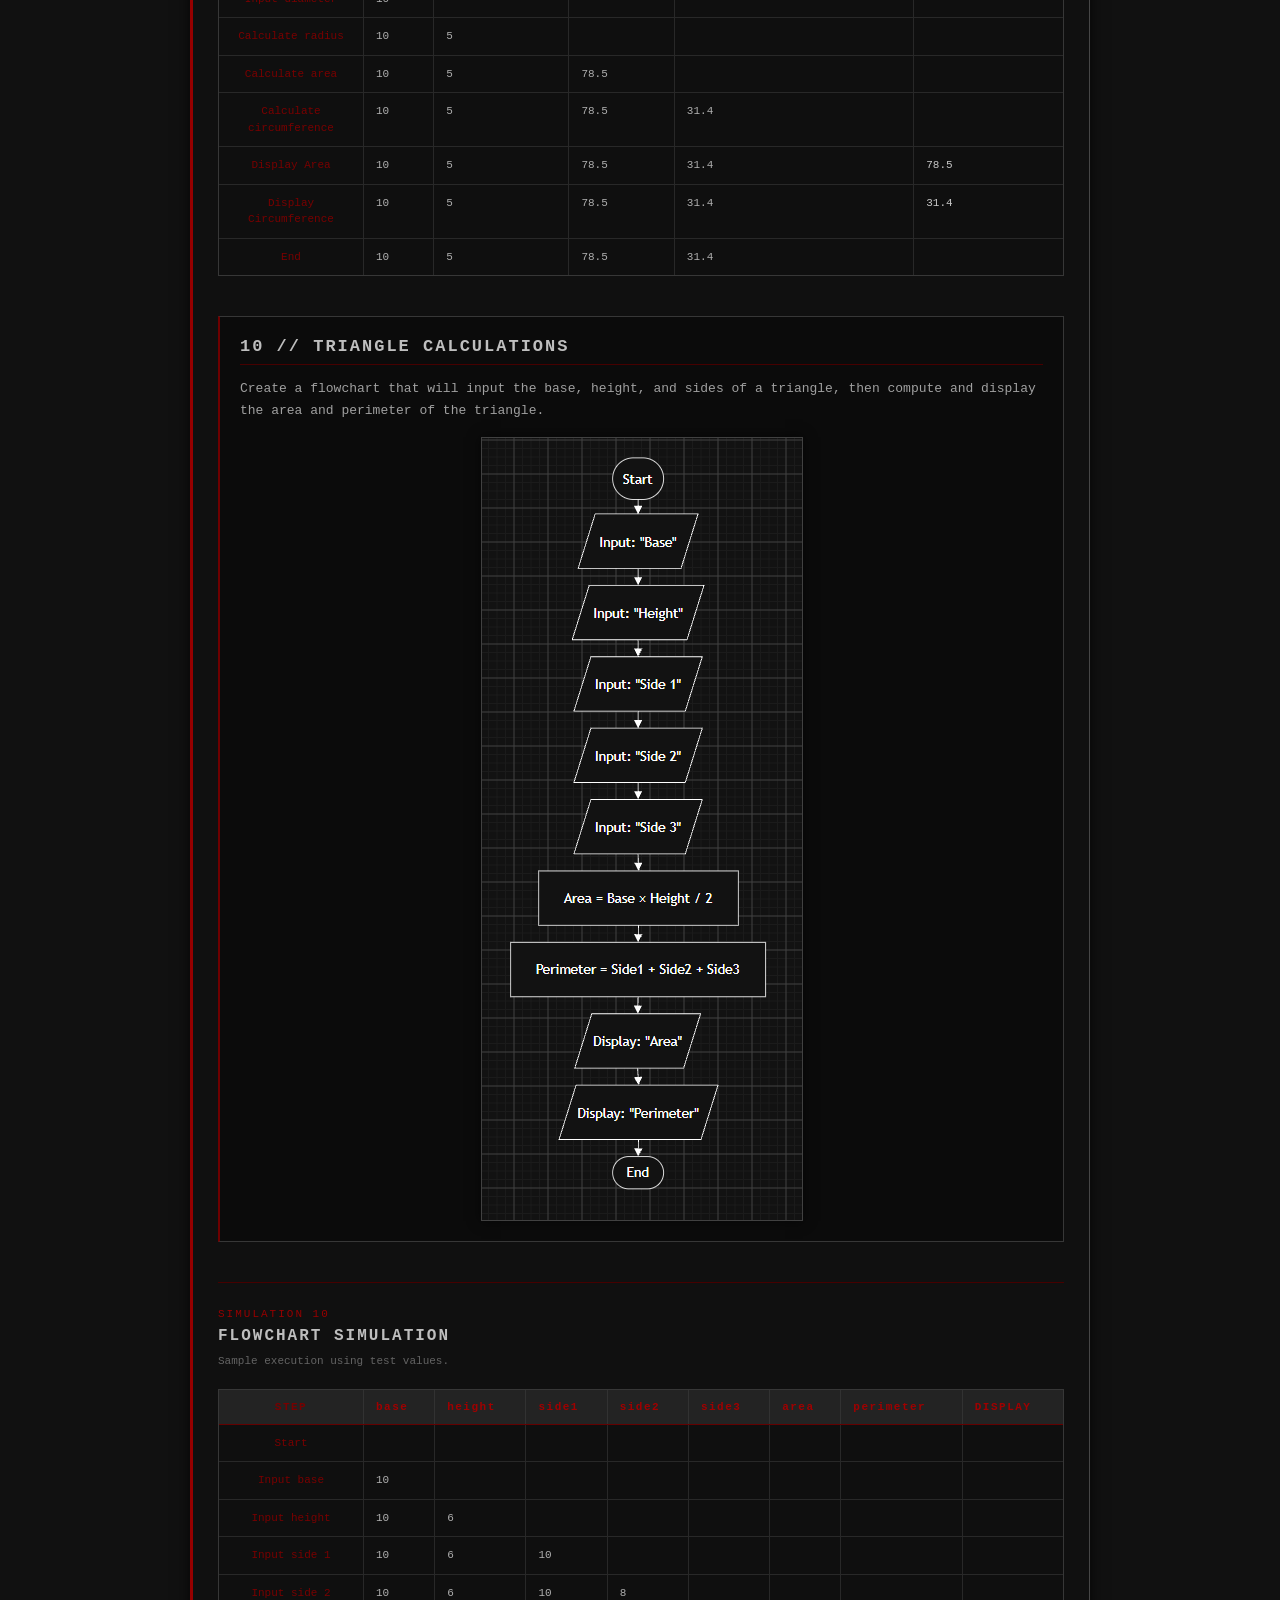
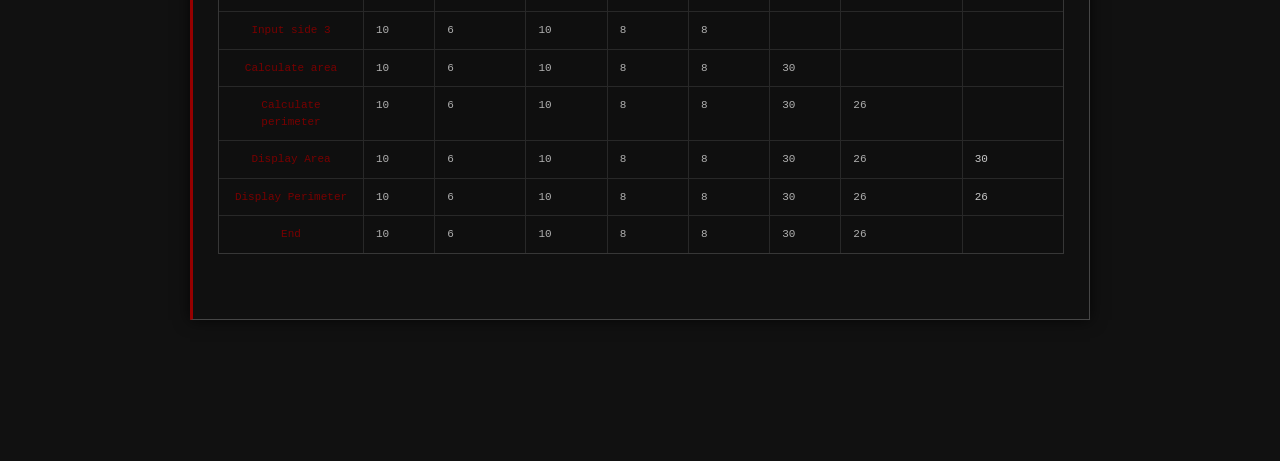
<file: documents/activity 1/folder 1/document 1.html>
<!DOCTYPE html>
<html lang="en">

<head>

    <meta charset="UTF-8">
    <meta name="viewport" content="width=device-width, initial-scale=1.0">

    <title>Document 1</title>

    <!-- DOCUMENT 1 CSS -->
    <link rel="stylesheet" href="document 1.css">

    <!-- NAVBAR CSS -->
    <link rel="stylesheet" href="../../../navbar/navbar.css">

</head>

<body>


    <!-- =========================
         NAVIGATION BAR
         ========================= -->

    <nav class="navbar">


        <!-- LOGO -->

        <button
            class="logo-button"
            id="logoButton"
        >

            <span class="logo-stage">

                <img
                    id="logoImage1"
                    class="logo-image logo-active"
                    src="../../../images/mtf.png"
                    alt="MTF Logo"
                >

                <img
                    id="logoImage2"
                    class="logo-image"
                    src="../../../images/rrh.png"
                    alt="RRH Logo"
                >

            </span>

        </button>


        <!-- NAVIGATION LINKS -->

        <div class="nav-links">

            <a href="../../../index.html">
                HOME
            </a>

            <a href="../../../Database.html">
                DATABASE
            </a>

            <a href="../../../archives.html">
                ARCHIVES
            </a>

            <a href="#">
                PERSONNEL
            </a>

        </div>


        <!-- HELP -->

        <div class="help-container">

            <button
                class="help-button"
                id="helpButton"
            >
                HELP
            </button>


            <div
                class="help-dropdown"
                id="helpDropdown"
            >

                <div class="audio-title">
                    AUDIO CONTROL
                </div>


                <div class="audio-controls">

                    <button
                        id="musicToggle"
                        class="music-toggle"
                    >
                        ▶
                    </button>


                    <span id="musicStatus">
                        MUSIC
                    </span>

                </div>


                <div class="volume-container">

                    <span class="volume-label">
                        VOL
                    </span>


                    <input
                        type="range"
                        id="volumeSlider"
                        min="0"
                        max="1"
                        step="0.01"
                        value="0.35"
                    >

                </div>

            </div>

        </div>

    </nav>



    <!-- =========================
         BACKGROUND MUSIC
         ========================= -->

    <audio
        id="backgroundMusic"
        src="../../../Sound effects/scp main ambience.mp3"
        loop
    ></audio>



    <!-- =========================
         CORNER BINARY
         ========================= -->

    <div class="binary binary-top-left"></div>

    <div class="binary binary-top-right"></div>



    <!-- =========================
         DOCUMENT 1 CONTENT
         ========================= -->

    <main class="document-page">


        <!-- DOCUMENT HEADER -->

        <section class="document-header scp-panel">

            <div class="archive-label">
                FOUNDATION DATABASE
            </div>

            <h1>
                SEQUENCE FLOWCHARTS
            </h1>

            <p>
                SCP - Kenzo was tasked by their Professor with creating Sequence flowcharts.
            </p>

        </section>



        <!-- =========================
             DOCUMENT BODY
             ========================= -->

        <section class="document-body scp-panel">

            <h2>
                DIT 1-1
            </h2>


            <!-- =========================
                 FLOWCHART 01
                 ========================= -->

            <div class="flowchart-entry">

                <h2>
                    01 // NAME OUTPUT
                </h2>

                <p class="assignment-text">
                    Make a flowchart that will print your name five times.
                </p>

                <img
                    src="../../../images/activity 1/fc 1.png"
                    alt="Flowchart 1"
                    class="flowchart-image"
                >

            </div>

            
<!-- =========================
     SIMULATION 01
     ========================= -->

<section class="simulation-section">

    <div class="simulation-header">
        <span class="simulation-label">SIMULATION 01</span>
        <h3>FLOWCHART SIMULATION</h3>
        <p>Sample execution using test values.</p>
    </div>

    <div class="simulation-table-wrapper">

       <table class="simulation-table">
    <thead>
        <tr>
            <th>STEP</th>
            <th>name</th>
            <th>counter</th>
            <th>counter &lt;= 5</th>
            <th>PRINT</th>
        </tr>
    </thead>
    <tbody>
        <tr><td>Start</td><td></td><td></td><td></td><td></td></tr> 
        <tr><td>Initialize name</td><td>kenzo</td><td></td><td></td><td></td></tr>
        <tr><td>Initialize counter</td><td>kenzo</td><td>1</td><td></td><td></td></tr>
        <tr><td>Check condition</td><td>kenzo</td><td>1</td><td>True</td><td></td></tr>
        <tr><td>Print name</td><td>kenzo</td><td>1</td><td>True</td><td>kenzo</td></tr>
        <tr><td>counter = counter + 1</td><td>kenzo</td><td>2</td><td></td><td></td></tr>
        <tr><td>Check condition</td><td>kenzo</td><td>2</td><td>True</td><td></td></tr>
        <tr><td>Print name</td><td>kenzo</td><td>2</td><td>True</td><td>kenzo</td></tr>
        <tr><td>counter = counter + 1</td><td>kenzo</td><td>3</td><td></td><td></td></tr>
        <tr><td>Check condition</td><td>kenzo</td><td>3</td><td>True</td><td></td></tr>
        <tr><td>Print name</td><td>kenzo</td><td>3</td><td>True</td><td>kenzo</td></tr>
        <tr><td>counter = counter + 1</td><td>kenzo</td><td>4</td><td></td><td></td></tr>
        <tr><td>Check condition</td><td>kenzo</td><td>4</td><td>True</td><td></td></tr>
        <tr><td>Print name</td><td>kenzo</td><td>4</td><td>True</td><td>kenzo</td></tr>
        <tr><td>counter = counter + 1</td><td>kenzo</td><td>5</td><td></td><td></td></tr>
        <tr><td>Check condition</td><td>kenzo</td><td>5</td><td>True</td><td></td></tr>
        <tr><td>Print name</td><td>kenzo</td><td>5</td><td>True</td><td>kenzo</td></tr>
        <tr><td>counter = counter + 1</td><td>kenzo</td><td>6</td><td></td><td></td></tr>
        <tr><td>Check condition</td><td>kenzo</td><td>6</td><td>False</td><td></td></tr>
        <tr><td>End</td><td>    </td><td></td><td></td><td></td></tr>
    </tbody>
</table>

    </div>

</section>




            <!-- =========================
                 FLOWCHART 02
                 ========================= -->

            <div class="flowchart-entry">

                <h2>
                    02 // VARIABLE SWAP
                </h2>

                <p class="assignment-text">
                    Create a flowchart that will initialize variable a to 10
                    and variable b to 5. Swap the two values.
                </p>

                <img
                    src="../../../images/activity 1/fc 2.png"
                    alt="Flowchart 2"
                    class="flowchart-image"
                >

            </div>

            
<!-- =========================
     SIMULATION 02
     ========================= -->

<section class="simulation-section">

    <div class="simulation-header">
        <span class="simulation-label">SIMULATION 02</span>
        <h3>FLOWCHART SIMULATION</h3>
        <p>Sample execution using test values.</p>
    </div>

    <div class="simulation-table-wrapper">

        
<table class="simulation-table">
    <thead>
        <tr>
            <th>STEP</th>
            <th>a</th>
            <th>b</th>
            <th>temp</th>
        </tr>
    </thead>
    <tbody>
        <tr><td>Start</td><td></td><td></td><td></td></tr>
        <tr><td>Initialize a</td><td>10</td><td></td><td></td></tr>
        <tr><td>Initialize b</td><td>10</td><td>5</td><td></td></tr>
        <tr><td>a = temp</td><td>10</td><td>5</td><td>10</td></tr>
        <tr><td>b = a</td><td>5</td><td>5</td><td>10</td></tr>
        <tr><td>temp = b</td><td>5</td><td>10</td><td>10</td></tr>
        <tr><td>End</td><td>5</td><td>10</td><td>10</td></tr>
    </tbody>
</table>


    </div>

</section>




            <!-- =========================
                 FLOWCHART 03
                 ========================= -->

            <div class="flowchart-entry">

                <h2>
                    03 // BASIC OPERATIONS
                </h2>

                <p class="assignment-text">
                    Create a flowchart that will input two numbers.
                    Compute and display the sum, difference, product,
                    and quotient.
                </p>

                <img
                    src="../../../images/activity 1/fc 3.png"
                    alt="Flowchart 3"
                    class="flowchart-image"
                >

            </div>

            <!-- =========================
     SIMULATION 03
     ========================= -->

<section class="simulation-section">

    <div class="simulation-header">
        <span class="simulation-label">SIMULATION 03</span>
        <h3>FLOWCHART SIMULATION</h3>
        <p>Sample execution using test values.</p>
    </div>

    <div class="simulation-table-wrapper">

        
<table class="simulation-table">
    <thead>
        <tr>
            <th>STEP</th>
            <th>a</th>
            <th>b</th>
            <th>sum</th>
            <th>difference</th>
            <th>product</th>
            <th>quotient</th>
            <th>DISPLAY</th>
        </tr>
    </thead>
    <tbody>
        <tr><td>Start</td><td></td><td></td><td></td><td></td><td></td><td></td><td></td></tr>
        <tr><td>Input a</td><td>20</td><td></td><td></td><td></td><td></td><td></td><td></td></tr>
        <tr><td>Input b</td><td>20</td><td>5</td><td></td><td></td><td></td><td></td><td></td></tr>
        <tr><td>Calculate sum</td><td>20</td><td>5</td><td>25</td><td></td><td></td><td></td><td></td></tr>
        <tr><td>Calculate difference</td><td>20</td><td>5</td><td>25</td><td>15</td><td></td><td></td><td></td></tr>
        <tr><td>Calculate product</td><td>20</td><td>5</td><td>25</td><td>15</td><td>100</td><td></td><td></td></tr>
        <tr><td>Calculate quotient</td><td>20</td><td>5</td><td>25</td><td>15</td><td>100</td><td>4</td><td></td></tr>
        <tr><td>Display Sum</td><td>20</td><td>5</td><td>25</td><td>15</td><td>100</td><td>4</td><td>25</td></tr>
        <tr><td>Display Difference</td><td>20</td><td>5</td><td>25</td><td>15</td><td>100</td><td>4</td><td>15</td></tr>
        <tr><td>Display Product</td><td>20</td><td>5</td><td>25</td><td>15</td><td>100</td><td>4</td><td>100</td></tr>
        <tr><td>Display Quotient</td><td>20</td><td>5</td><td>25</td><td>15</td><td>100</td><td>4</td><td>4</td></tr>
        <tr><td>End</td><td>20</td><td>5</td><td>25</td><td>15</td><td>100</td><td>4</td><td></td></tr>
    </tbody>
</table>

    </div>

</section>


---



            <!-- =========================
                 FLOWCHART 04
                 ========================= -->

            <div class="flowchart-entry">

                <h2>
                    04 // CELSIUS TO FAHRENHEIT
                </h2>

                <p class="assignment-text">
                    Create a flowchart that will input the Celsius
                    and then compute and display the equivalent
                    Fahrenheit.
                </p>

                <img
                    src="../../../images/activity 1/fc 4.png"
                    alt="Flowchart 4"
                    class="flowchart-image"
                >

            </div>

            <!-- =========================
     SIMULATION 04
     ========================= -->

<section class="simulation-section">

    <div class="simulation-header">
        <span class="simulation-label">SIMULATION 04</span>
        <h3>FLOWCHART SIMULATION</h3>
        <p>Sample execution using test values.</p>
    </div>

    <div class="simulation-table-wrapper">

        
<table class="simulation-table">
    <thead>
        <tr>
            <th>STEP</th>
            <th>C</th>
            <th>F</th>
            <th>DISPLAY</th>
        </tr>
    </thead>
    <tbody>
        <tr><td>Start</td><td></td><td></td><td></td></tr>
        <tr><td>Input Celsius</td><td>25</td><td></td><td></td></tr>
        <tr><td>Calculate Fahrenheit</td><td>25</td><td>77</td><td></td></tr>
        <tr><td>Display Fahrenheit</td><td>25</td><td>77</td><td>77°F</td></tr>
        <tr><td>End</td><td>25</td><td>77</td><td></td></tr>
    </tbody>
</table>

    </div>

</section>




            <!-- =========================
                 FLOWCHART 05
                 ========================= -->

            <div class="flowchart-entry">

                <h2>
                    05 // SALESMAN TOTAL SALES
                </h2>

                <p class="assignment-text">
                    Create a flowchart that will input the following:
                    Salesman Number, Salesman Name, Unit Sold, and
                    Unit Price. Compute and display the Total Sales.
                    Total Sales = Unit Sold × Unit Price.
                </p>

                <img
                    src="../../../images/activity 1/fc 5.png"
                    alt="Flowchart 5"
                    class="flowchart-image"
                >

            </div>

            <!-- =========================
     SIMULATION 05
     ========================= -->

<section class="simulation-section">

    <div class="simulation-header">
        <span class="simulation-label">SIMULATION 05</span>
        <h3>FLOWCHART SIMULATION</h3>
        <p>Sample execution using test values.</p>
    </div>

    <div class="simulation-table-wrapper">

       
<table class="simulation-table">
    <thead>
        <tr>
            <th>STEP</th>
            <th>salesmanNumber</th>
            <th>salesmanName</th>
            <th>unitSold</th>
            <th>unitPrice</th>
            <th>totalSales</th>
            <th>DISPLAY</th>
        </tr>
    </thead>
    <tbody>
        <tr><td>Start</td><td></td><td></td><td></td><td></td><td></td><td></td></tr>
        <tr><td>Input salesman number</td><td>001</td><td></td><td></td><td></td><td></td><td></td></tr>
        <tr><td>Input salesman name</td><td>001</td><td>todd</td><td></td><td></td><td></td><td></td></tr>
        <tr><td>Input units sold</td><td>001</td><td>todd</td><td>10</td><td></td><td></td><td></td></tr>
        <tr><td>Input unit price</td><td>001</td><td>todd</td><td>10</td><td>50.00</td><td></td><td></td></tr>
        <tr><td>Calculate total sales</td><td>001</td><td>todd</td><td>10</td><td>50.00</td><td>500.00</td><td></td></tr>
        <tr><td>Display Total Sales</td><td>001</td><td>todd</td><td>10</td><td>50.00</td><td>500.00</td><td>500.00</td></tr>
        <tr><td>End</td><td>001</td><td>todd</td><td>10</td><td>50.00</td><td>500.00</td><td></td></tr>
    </tbody>
</table>


    </div>

</section>





            <!-- =========================
                 FLOWCHART 06
                 ========================= -->

            <div class="flowchart-entry">

                <h2>
                    06 // GRADE AVERAGE
                </h2>

                <p class="assignment-text">
                    Create a flowchart that will input prelim,
                    midterms, and finals, then compute and display
                    the average.
                </p>

                <img
                    src="../../../images/activity 1/fc 6.png"
                    alt="Flowchart 6"
                    class="flowchart-image"
                >

            </div>

            <!-- =========================
     SIMULATION 06
     ========================= -->

<section class="simulation-section">

    <div class="simulation-header">
        <span class="simulation-label">SIMULATION 06</span>
        <h3>FLOWCHART SIMULATION</h3>
        <p>Sample execution using test values.</p>
    </div>

    <div class="simulation-table-wrapper">

       <table class="simulation-table">
    <thead>
        <tr>
            <th>STEP</th>
            <th>prelim</th>
            <th>midterms</th>
            <th>finals</th>
            <th>average</th>
            <th>DISPLAY</th>
        </tr>
    </thead>
    <tbody>
        <tr><td>Start</td><td></td><td></td><td></td><td></td><td></td></tr>
        <tr><td>Input prelim</td><td>85</td><td></td><td></td><td></td><td></td></tr>
        <tr><td>Input midterms</td><td>85</td><td>90</td><td></td><td></td><td></td></tr>
        <tr><td>Input finals</td><td>85</td><td>90</td><td>95</td><td></td><td></td></tr>
        <tr><td>Calculate average</td><td>85</td><td>90</td><td>95</td><td>90</td><td></td></tr>
        <tr><td>Display Average</td><td>85</td><td>90</td><td>95</td><td>90</td><td>90</td></tr>
        <tr><td>End</td><td>85</td><td>90</td><td>95</td><td>90</td><td></td></tr>
    </tbody>
</table>

    </div>

</section>





            <!-- =========================
                 FLOWCHART 07
                 ========================= -->

            <div class="flowchart-entry">

                <h2>
                    07 // SQUARE AND CUBE
                </h2>

                <p class="assignment-text">
                    Create a flowchart that will input a number,
                    then compute and display the cube and square
                    of the number.
                </p>

                <img
                    src="../../../images/activity 1/fc 7.png"
                    alt="Flowchart 7"
                    class="flowchart-image"
                >

            </div>

            <!-- =========================
     SIMULATION 07
     ========================= -->

<section class="simulation-section">

    <div class="simulation-header">
        <span class="simulation-label">SIMULATION 07</span>
        <h3>FLOWCHART SIMULATION</h3>
        <p>Sample execution using test values.</p>
    </div>

    <div class="simulation-table-wrapper">

        <table class="simulation-table">
    <thead>
        <tr>
            <th>STEP</th>
            <th>number</th>
            <th>square</th>
            <th>cube</th>
            <th>DISPLAY</th>
        </tr>
    </thead>
    <tbody>
        <tr><td>Start</td><td></td><td></td><td></td><td></td></tr>
        <tr><td>Input number</td><td>5</td><td></td><td></td><td></td></tr>
        <tr><td>Calculate square</td><td>5</td><td>25</td><td></td><td></td></tr>
        <tr><td>Calculate cube</td><td>5</td><td>25</td><td>125</td><td></td></tr>
        <tr><td>Display Square</td><td>5</td><td>25</td><td>125</td><td>25</td></tr>
        <tr><td>Display Cube</td><td>5</td><td>25</td><td>125</td><td>125</td></tr>
        <tr><td>End</td><td>5</td><td>25</td><td>125</td><td></td></tr>
    </tbody>
</table>

    </div>

</section>



            <!-- =========================
                 FLOWCHART 08
                 ========================= -->

            <div class="flowchart-entry">

                <h2>
                    08 // RECTANGLE CALCULATIONS
                </h2>

                <p class="assignment-text">
                    Create a flowchart that will input the length
                    and width of a rectangle, then compute and display
                    the area and perimeter of the rectangle.
                </p>

                <img
                    src="../../../images/activity 1/fc 8.png"
                    alt="Flowchart 8"
                    class="flowchart-image"
                >

            </div>

            <!-- =========================
     SIMULATION 08
     ========================= -->

<section class="simulation-section">

    <div class="simulation-header">
        <span class="simulation-label">SIMULATION 08</span>
        <h3>FLOWCHART SIMULATION</h3>
        <p>Sample execution using test values.</p>
    </div>

    <div class="simulation-table-wrapper">

      <table class="simulation-table">
    <thead>
        <tr>
            <th>STEP</th>
            <th>length</th>
            <th>width</th>
            <th>area</th>
            <th>perimeter</th>
            <th>DISPLAY</th>
        </tr>
    </thead>
    <tbody>
        <tr><td>Start</td><td></td><td></td><td></td><td></td><td></td></tr>
        <tr><td>Input length</td><td>10</td><td></td><td></td><td></td><td></td></tr>
        <tr><td>Input width</td><td>10</td><td>5</td><td></td><td></td><td></td></tr>
        <tr><td>Calculate area</td><td>10</td><td>5</td><td>50</td><td></td><td></td></tr>
        <tr><td>Calculate perimeter</td><td>10</td><td>5</td><td>50</td><td>30</td><td></td></tr>
        <tr><td>Display Area</td><td>10</td><td>5</td><td>50</td><td>30</td><td>50</td></tr>
        <tr><td>Display Perimeter</td><td>10</td><td>5</td><td>50</td><td>30</td><td>30</td></tr>
        <tr><td>End</td><td>10</td><td>5</td><td>50</td><td>30</td><td></td></tr>
    </tbody>
</table>

    </div>

</section>



            <!-- =========================
                 FLOWCHART 09
                 ========================= -->

            <div class="flowchart-entry">

                <h2>
                    09 // CIRCLE CALCULATIONS
                </h2>

                <p class="assignment-text">
                    Create a flowchart that will input the diameter
                    of a circle, then compute and display the area
                    and circumference of the circle.
                </p>

                <img
                    src="../../../images/activity 1/fc 9.png"
                    alt="Flowchart 9"
                    class="flowchart-image"
                >

            </div>

            
<!-- =========================
     SIMULATION 09
     ========================= -->

<section class="simulation-section">

    <div class="simulation-header">
        <span class="simulation-label">SIMULATION 09</span>
        <h3>FLOWCHART SIMULATION</h3>
        <p>Sample execution using test values.</p>
    </div>

    <div class="simulation-table-wrapper">

     <table class="simulation-table">
    <thead>
        <tr>
            <th>STEP</th>
            <th>D</th>
            <th>radius</th>
            <th>area</th>
            <th>circumference</th>
            <th>DISPLAY</th>
        </tr>
    </thead>
    <tbody>
        <tr><td>Start</td><td></td><td></td><td></td><td></td><td></td></tr>
        <tr><td>Input diameter</td><td>10</td><td></td><td></td><td></td><td></td></tr>
        <tr><td>Calculate radius</td><td>10</td><td>5</td><td></td><td></td><td></td></tr>
        <tr><td>Calculate area</td><td>10</td><td>5</td><td>78.5</td><td></td><td></td></tr>
        <tr><td>Calculate circumference</td><td>10</td><td>5</td><td>78.5</td><td>31.4</td><td></td></tr>
        <tr><td>Display Area</td><td>10</td><td>5</td><td>78.5</td><td>31.4</td><td>78.5</td></tr>
        <tr><td>Display Circumference</td><td>10</td><td>5</td><td>78.5</td><td>31.4</td><td>31.4</td></tr>
        <tr><td>End</td><td>10</td><td>5</td><td>78.5</td><td>31.4</td><td></td></tr>
    </tbody>
</table>
    </div>

</section>



            <!-- =========================
                 FLOWCHART 10
                 ========================= -->

            <div class="flowchart-entry">

                <h2>
                    10 // TRIANGLE CALCULATIONS
                </h2>

                <p class="assignment-text">
                    Create a flowchart that will input the base,
                    height, and sides of a triangle, then compute
                    and display the area and perimeter of the triangle.
                </p>

                <img
                    src="../../../images/activity 1/fc 10.png"
                    alt="Flowchart 10"
                    class="flowchart-image"
                >

            </div>

            
<!-- =========================
     SIMULATION 10
     ========================= -->

<section class="simulation-section">

    <div class="simulation-header">
        <span class="simulation-label">SIMULATION 10</span>
        <h3>FLOWCHART SIMULATION</h3>
        <p>Sample execution using test values.</p>
    </div>

    <div class="simulation-table-wrapper">

     <table class="simulation-table">
    <thead>
        <tr>
            <th>STEP</th>
            <th>base</th>
            <th>height</th>
            <th>side1</th>
            <th>side2</th>
            <th>side3</th>
            <th>area</th>
            <th>perimeter</th>
            <th>DISPLAY</th>
        </tr>
    </thead>
    <tbody>
        <tr><td>Start</td><td></td><td></td><td></td><td></td><td></td><td></td><td></td><td></td></tr>
        <tr><td>Input base</td><td>10</td><td></td><td></td><td></td><td></td><td></td><td></td><td></td></tr>
        <tr><td>Input height</td><td>10</td><td>6</td><td></td><td></td><td></td><td></td><td></td><td></td></tr>
        <tr><td>Input side 1</td><td>10</td><td>6</td><td>10</td><td></td><td></td><td></td><td></td><td></td></tr>
        <tr><td>Input side 2</td><td>10</td><td>6</td><td>10</td><td>8</td><td></td><td></td><td></td><td></td></tr>
        <tr><td>Input side 3</td><td>10</td><td>6</td><td>10</td><td>8</td><td>8</td><td></td><td></td><td></td></tr>
        <tr><td>Calculate area</td><td>10</td><td>6</td><td>10</td><td>8</td><td>8</td><td>30</td><td></td><td></td></tr>
        <tr><td>Calculate perimeter</td><td>10</td><td>6</td><td>10</td><td>8</td><td>8</td><td>30</td><td>26</td><td></td></tr>
        <tr><td>Display Area</td><td>10</td><td>6</td><td>10</td><td>8</td><td>8</td><td>30</td><td>26</td><td>30</td></tr>
        <tr><td>Display Perimeter</td><td>10</td><td>6</td><td>10</td><td>8</td><td>8</td><td>30</td><td>26</td><td>26</td></tr>
        <tr><td>End</td><td>10</td><td>6</td><td>10</td><td>8</td><td>8</td><td>30</td><td>26</td><td></td></tr>
    </tbody>
</table>
    </div>

</section>


        </section>

    </main>



    <!-- =========================
         NAVBAR JAVASCRIPT
         ========================= -->

    <script src="../../../navbar/navbar.js"></script>
    <script src="document 1.js"></script>

</body>

</html>
</file>
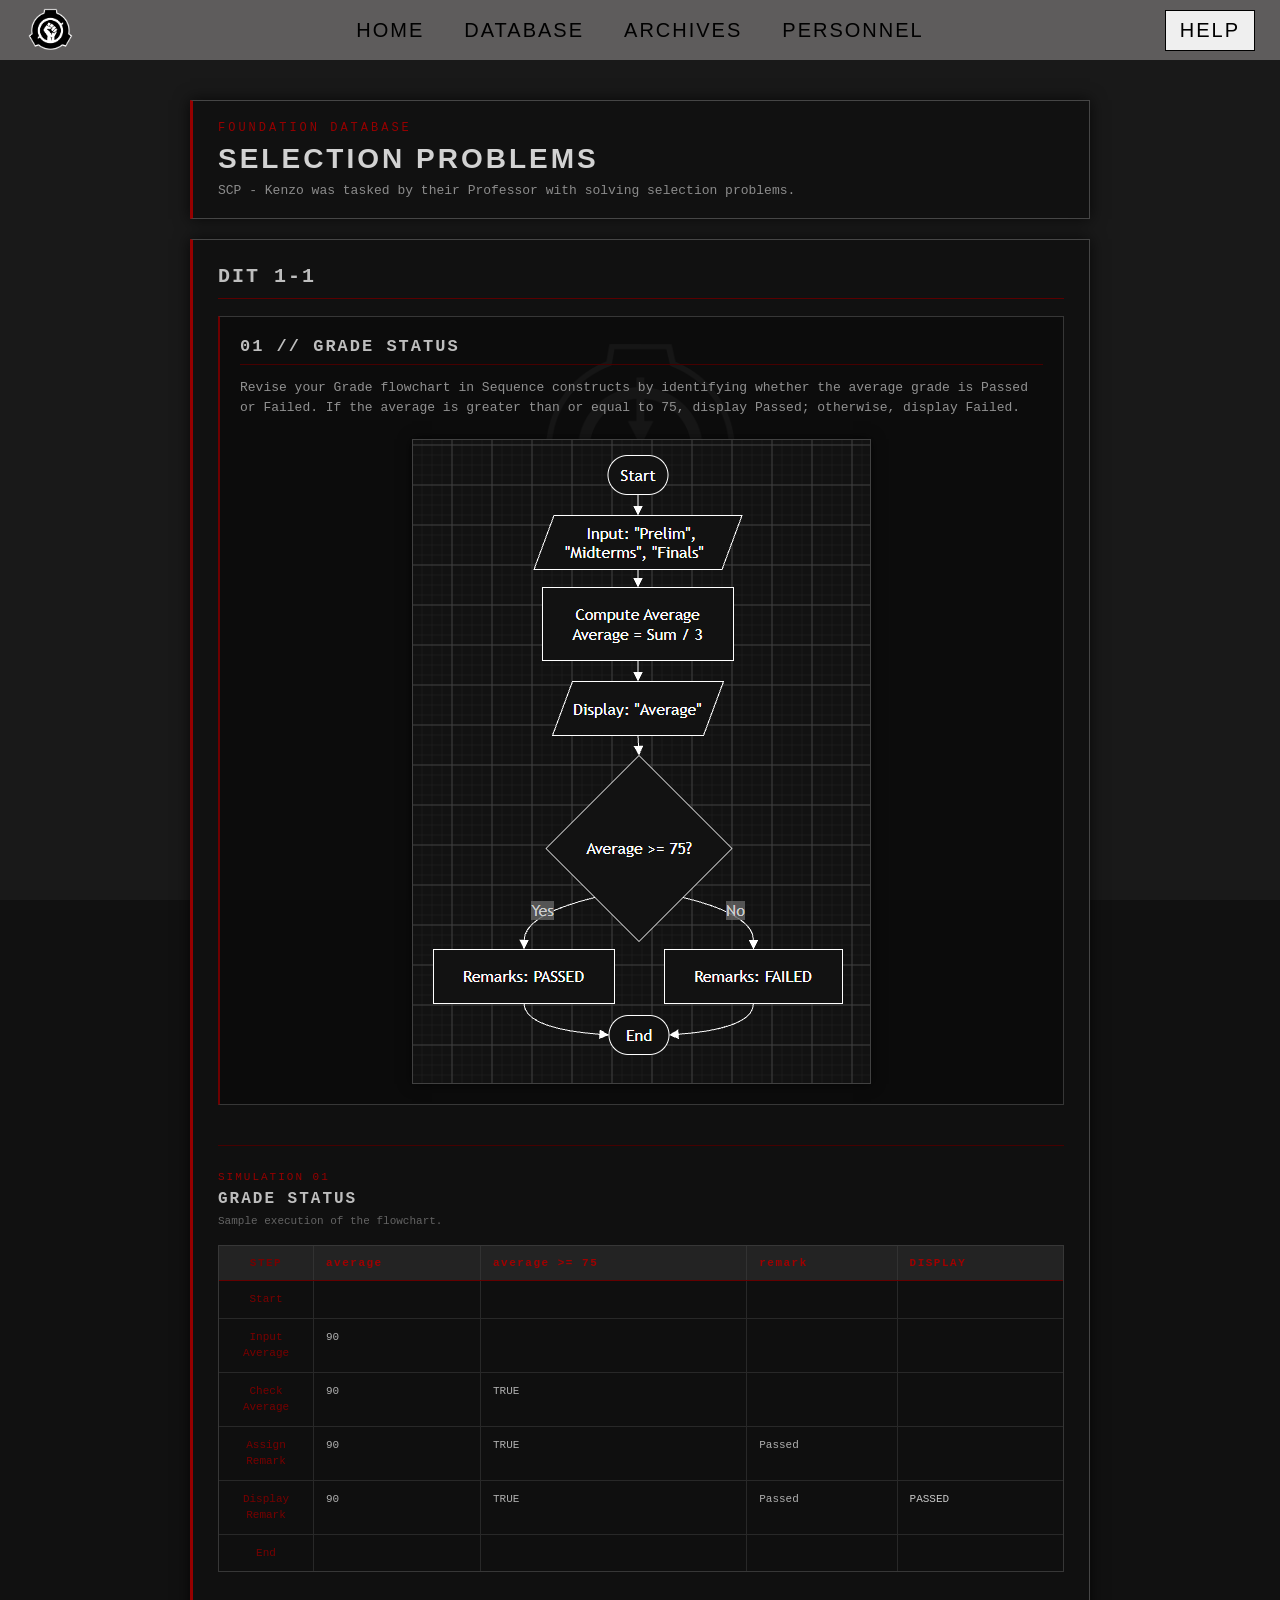
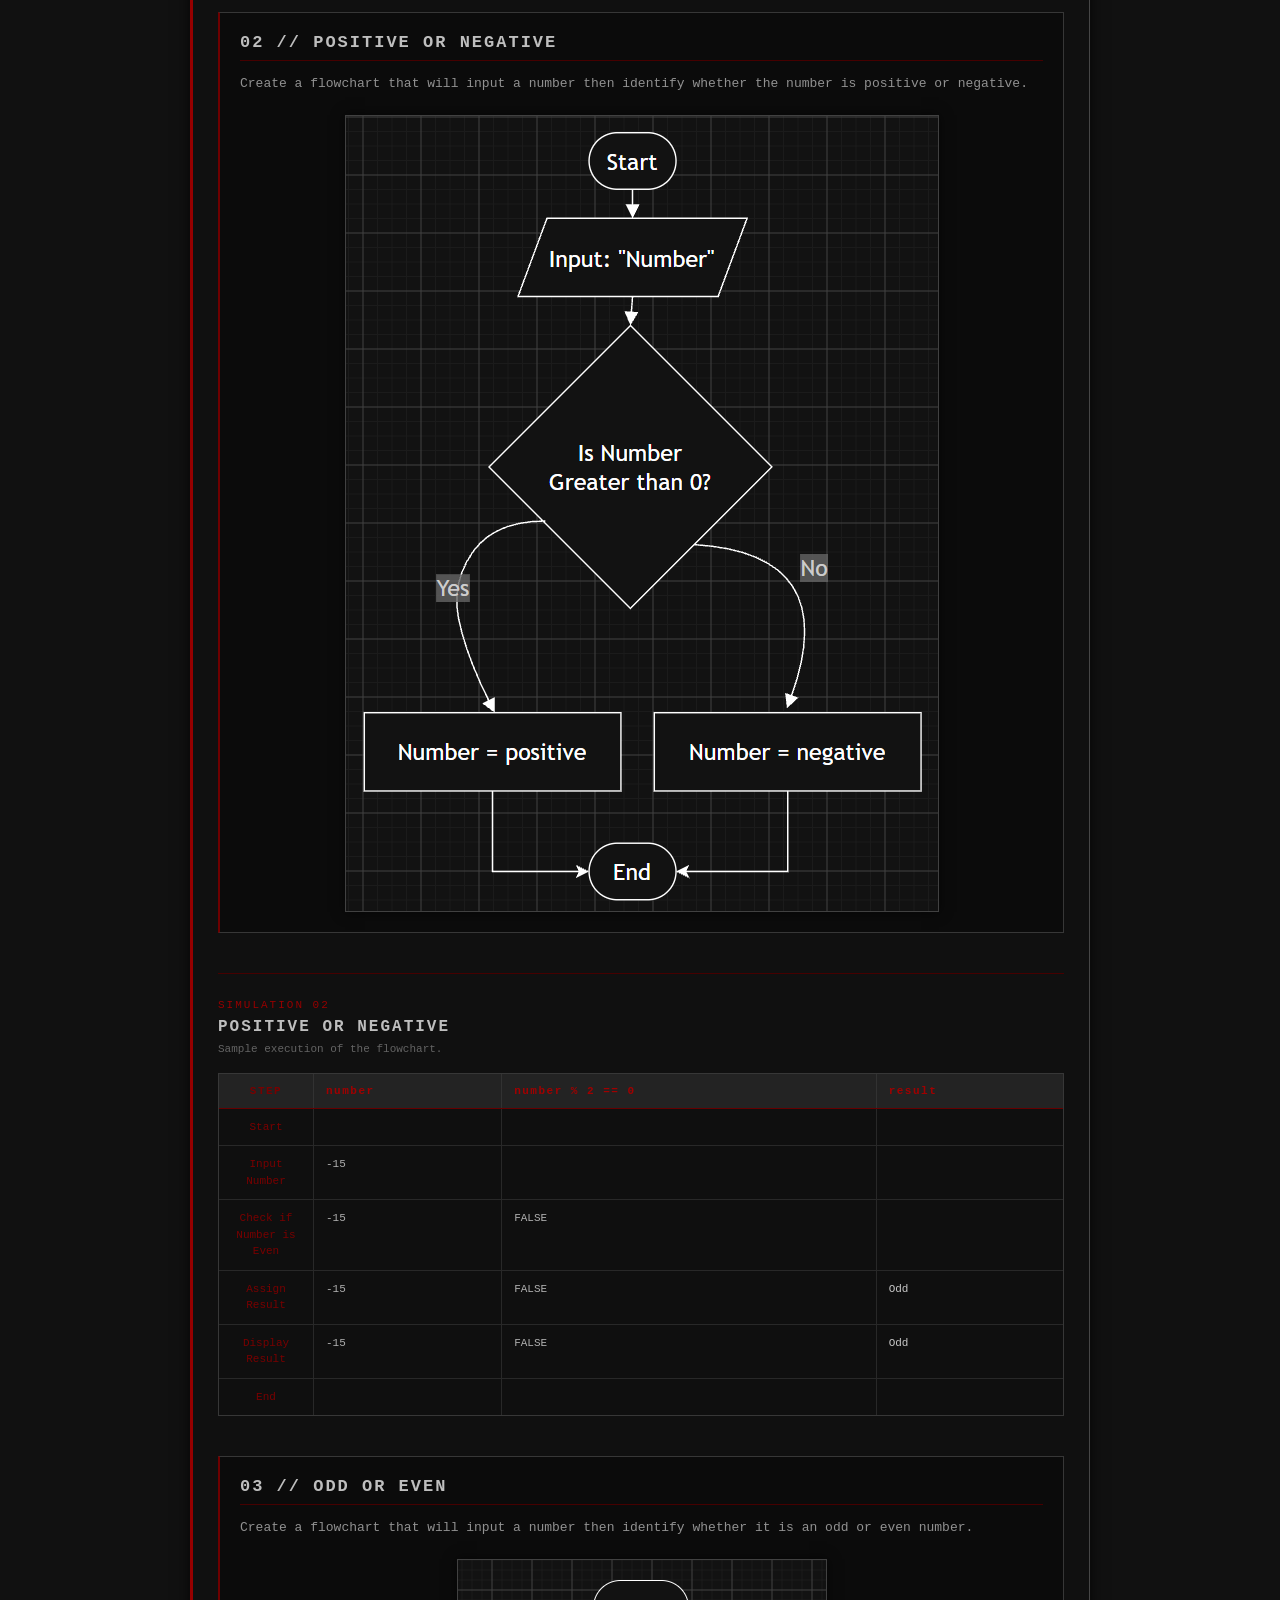
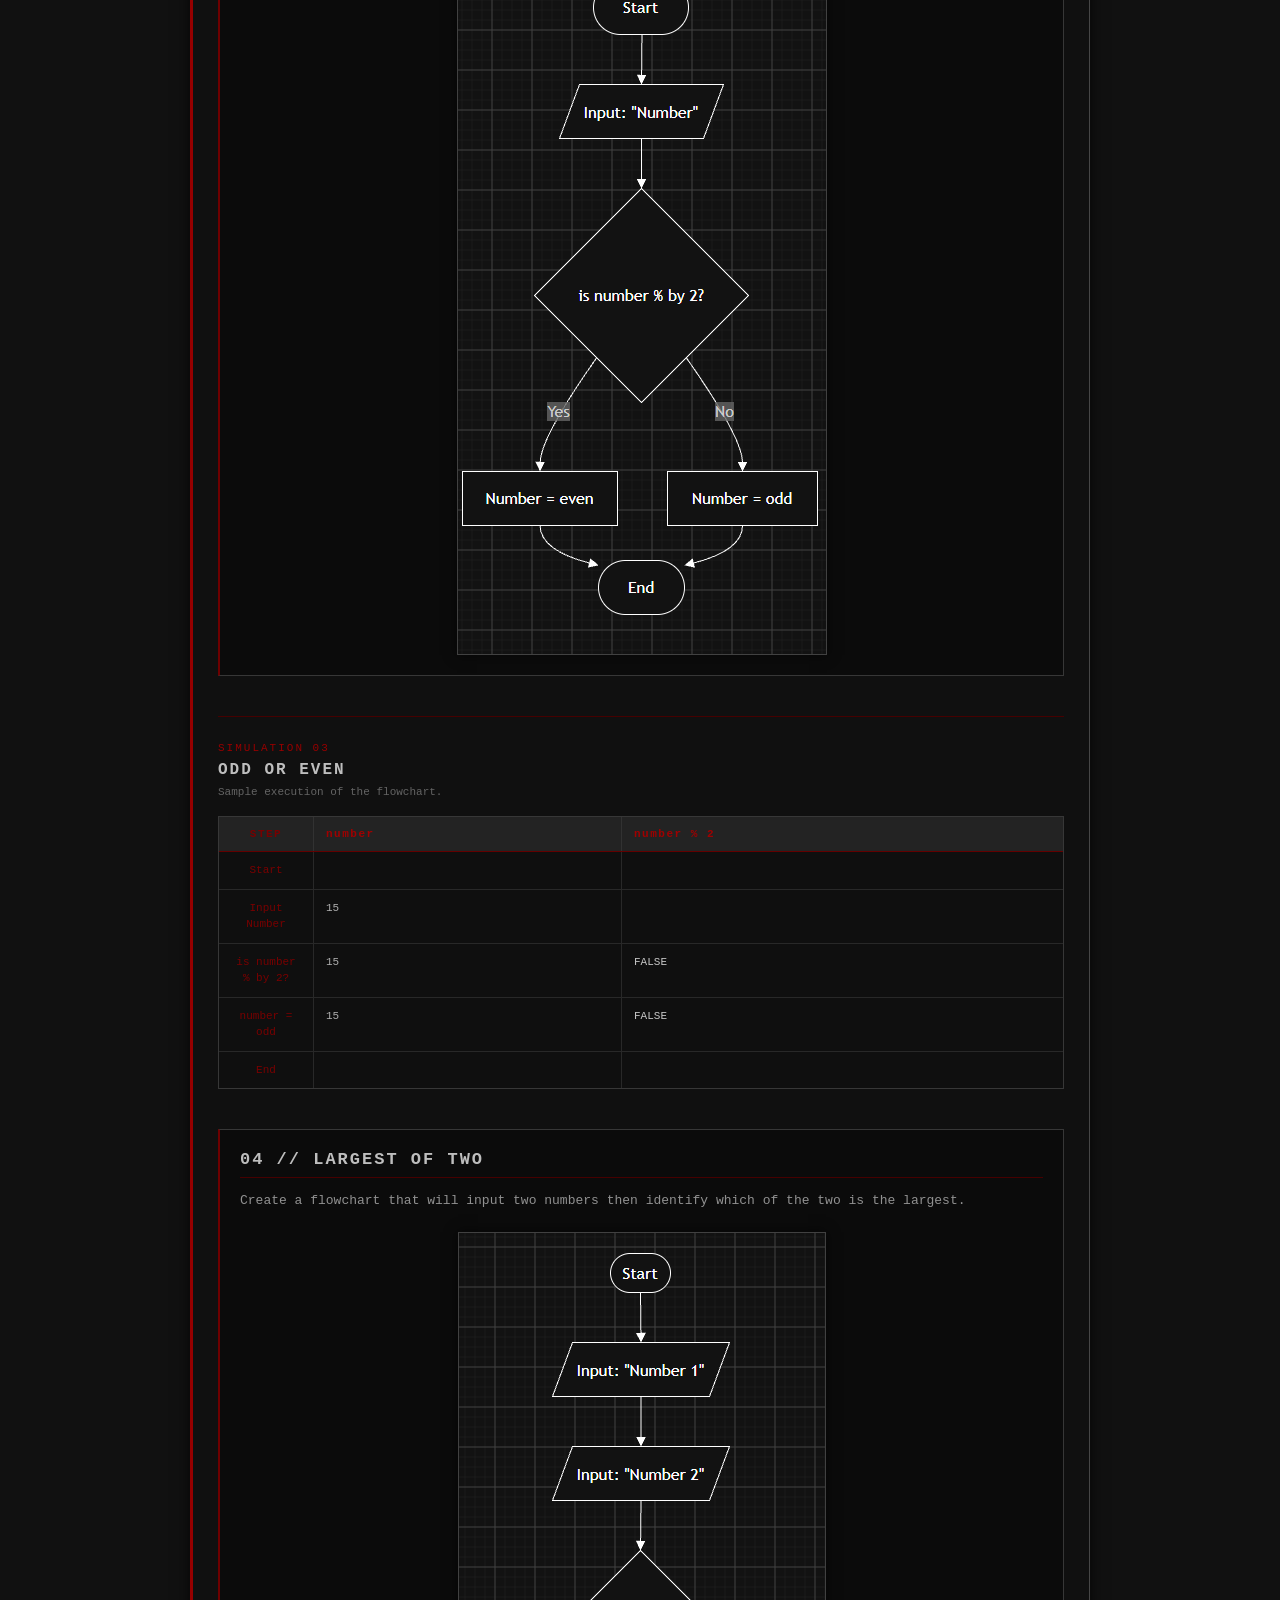
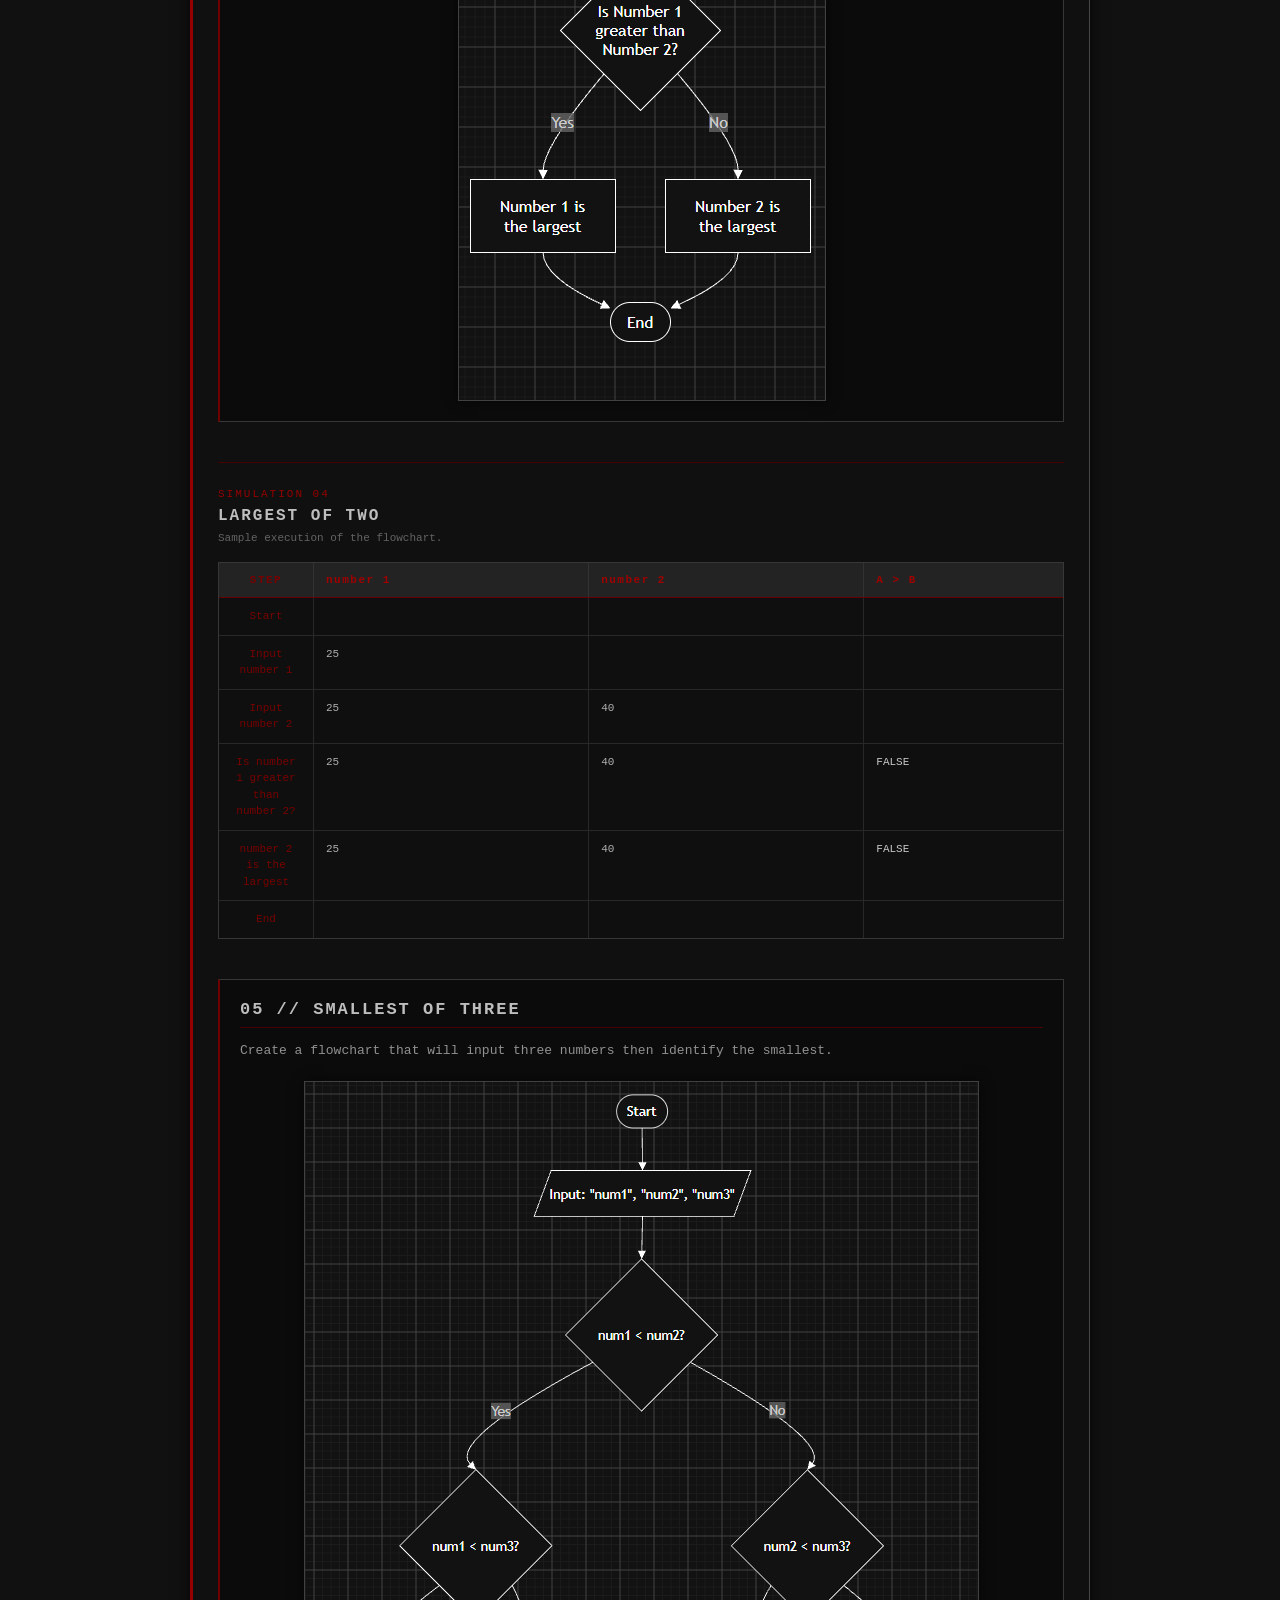
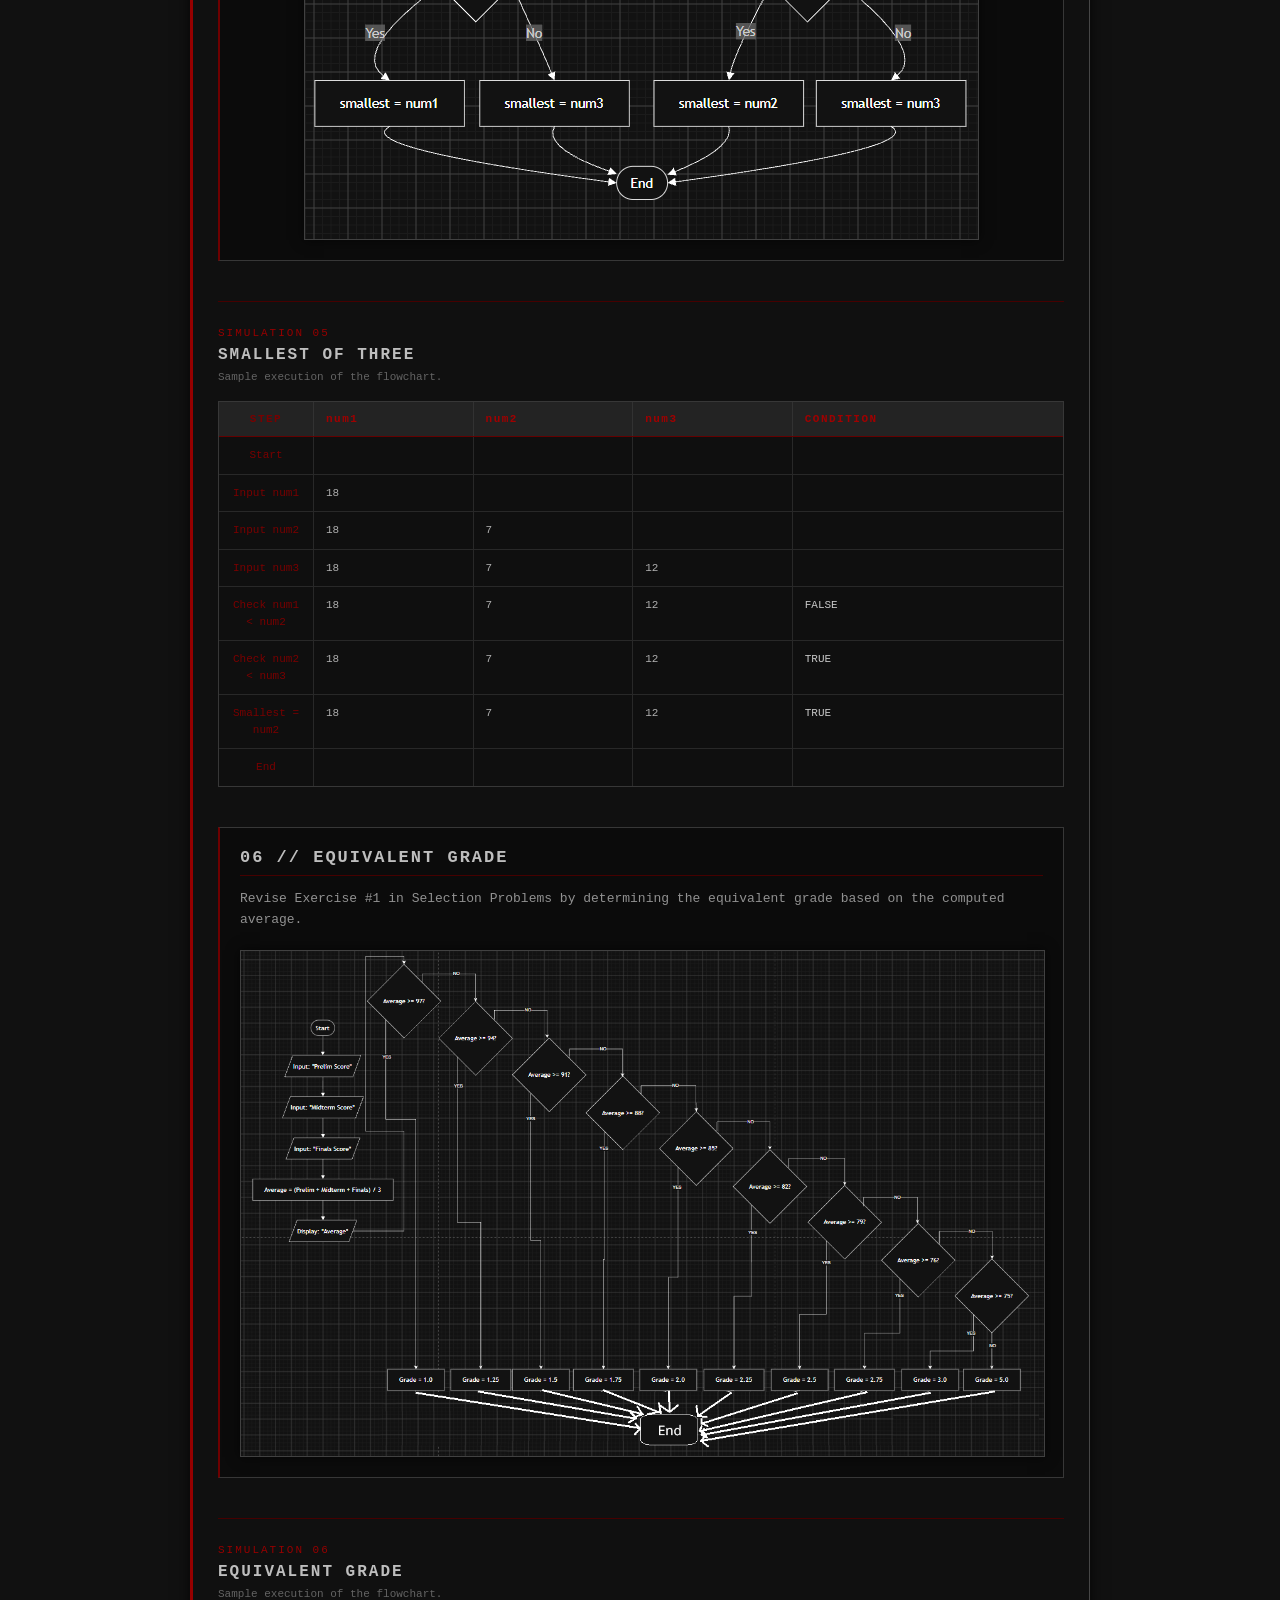
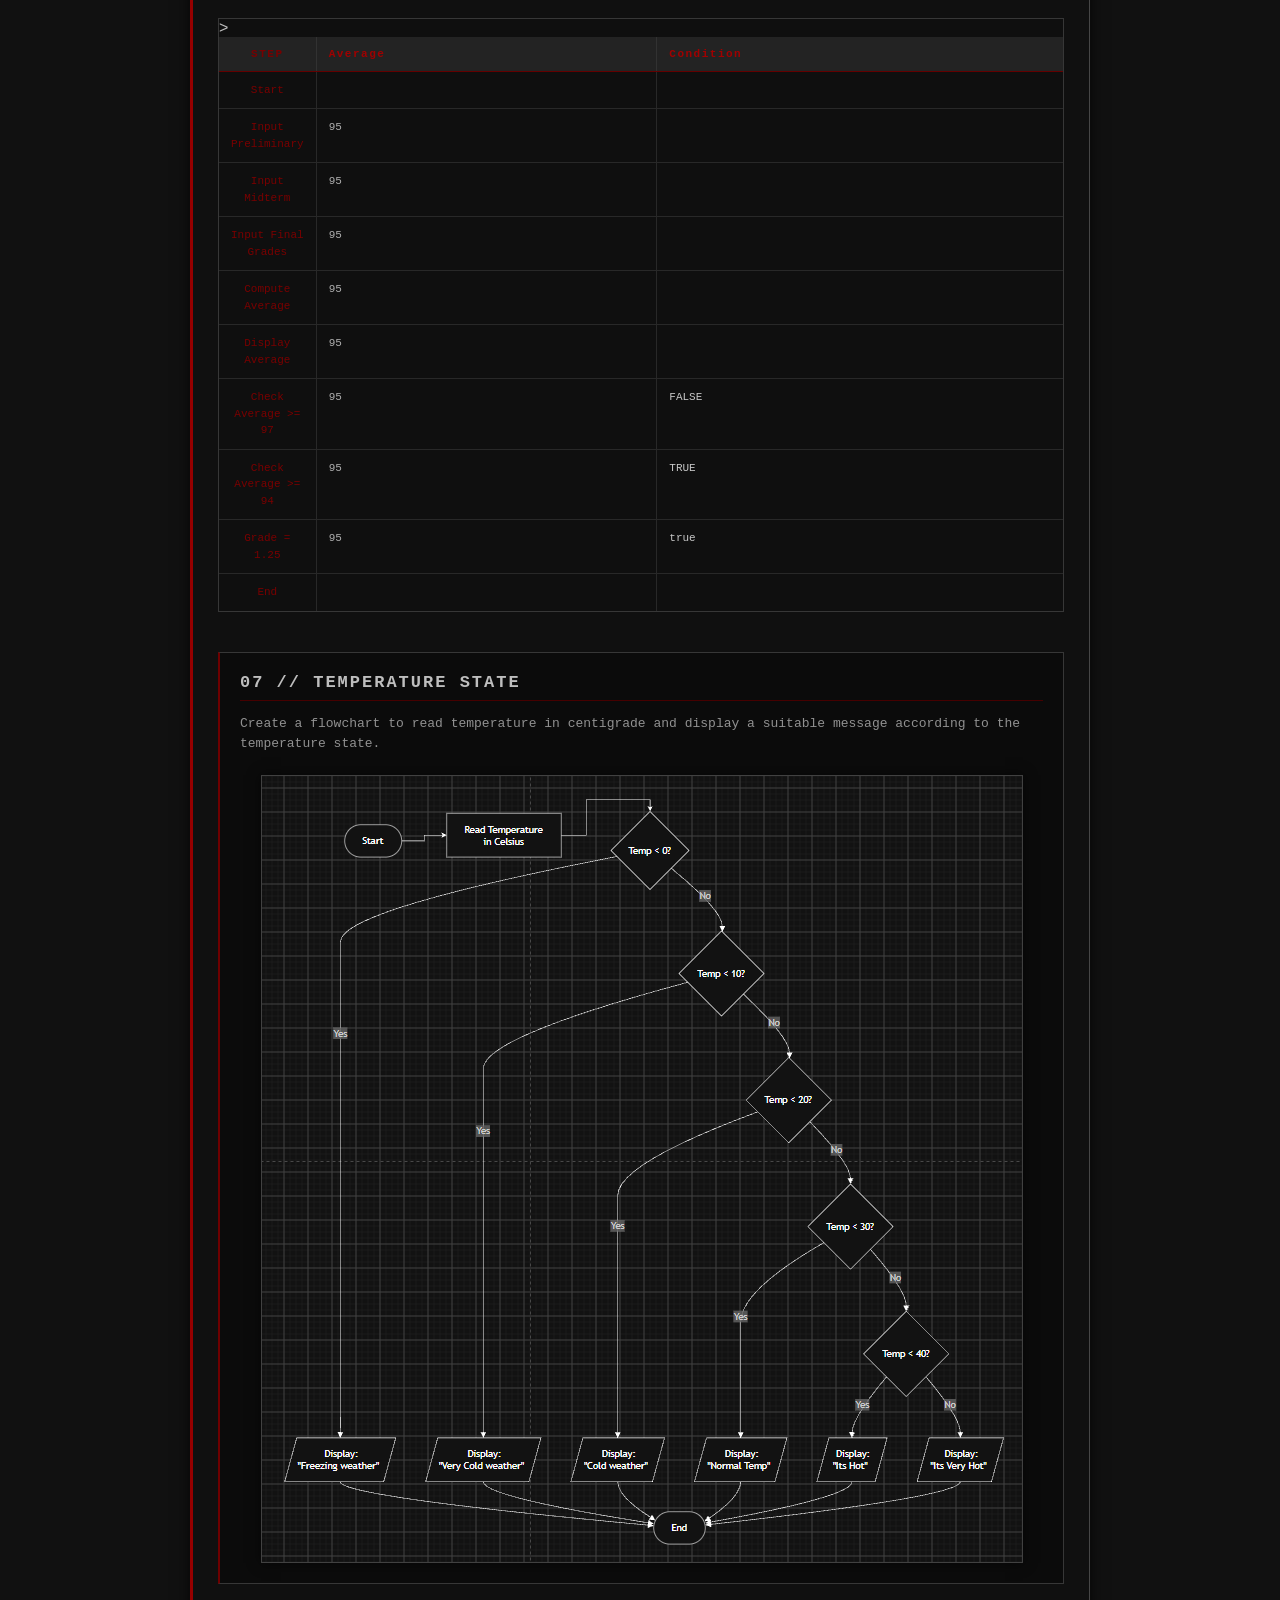
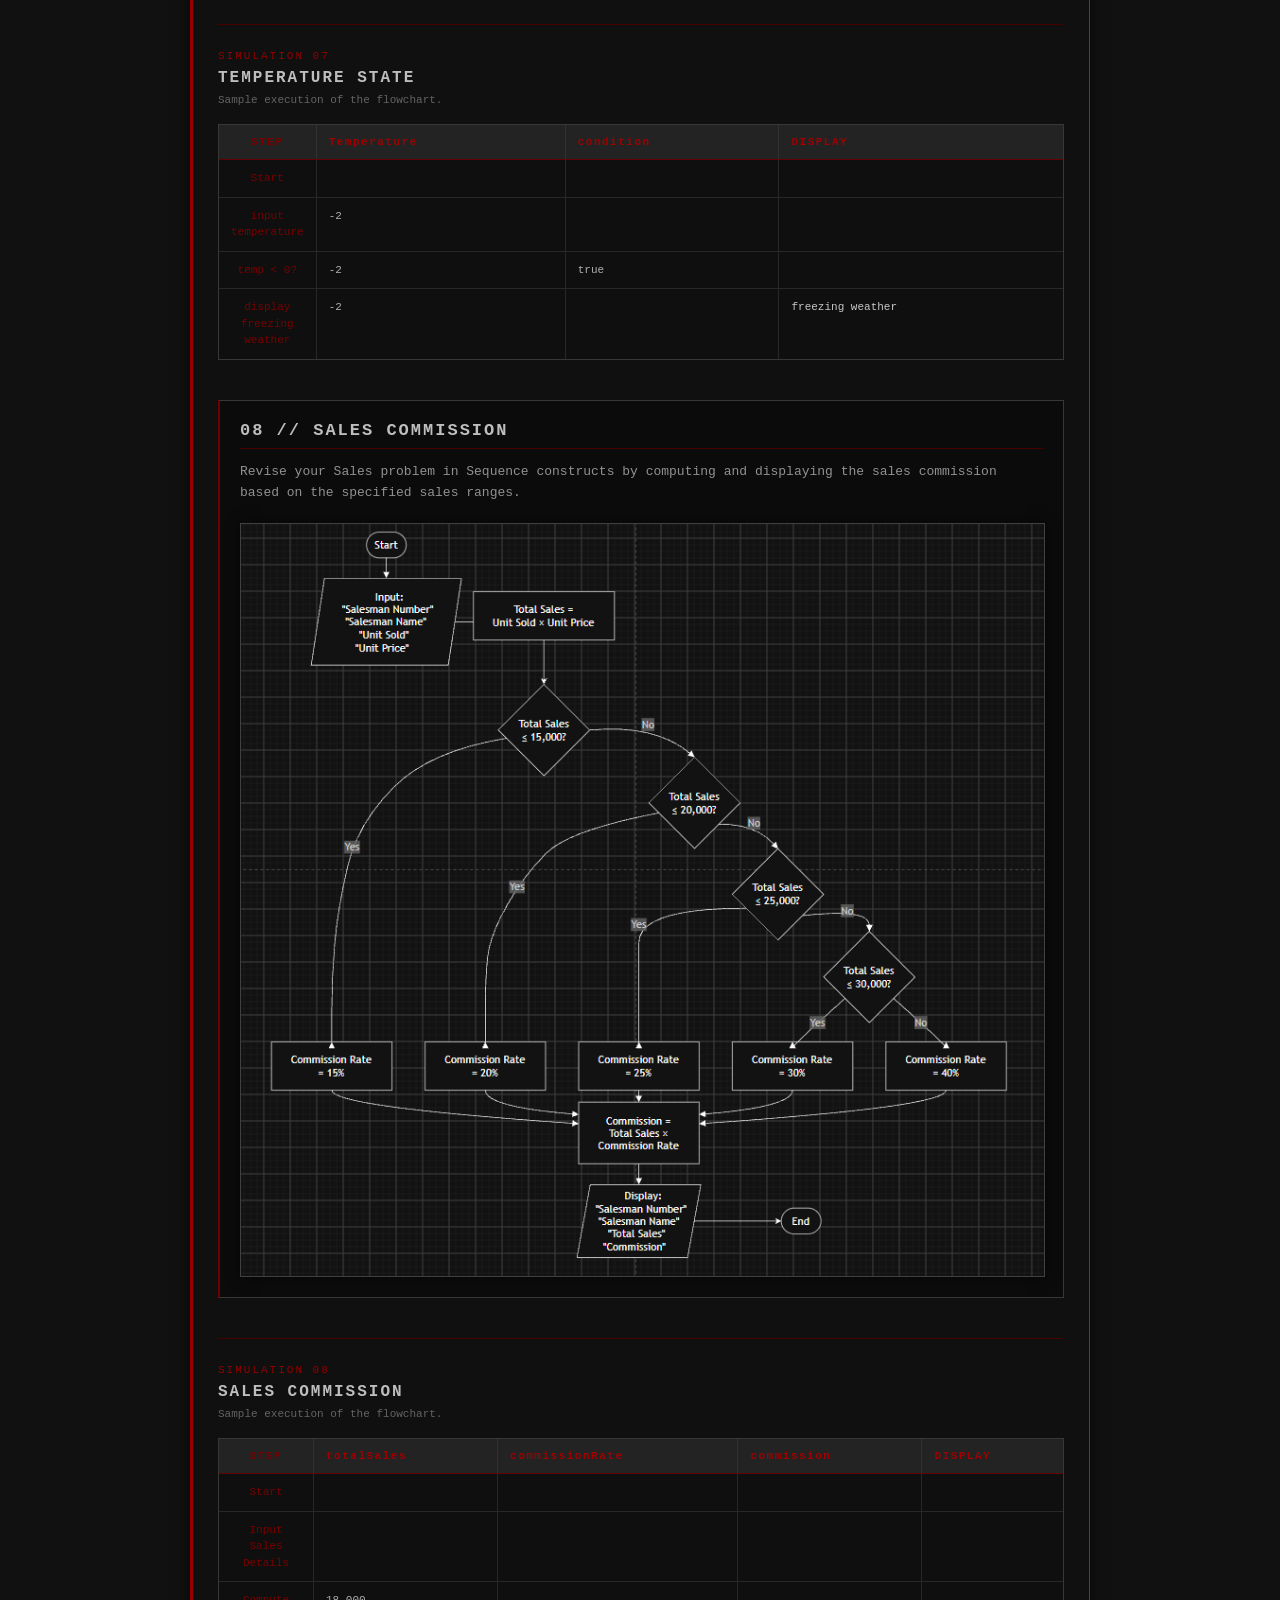
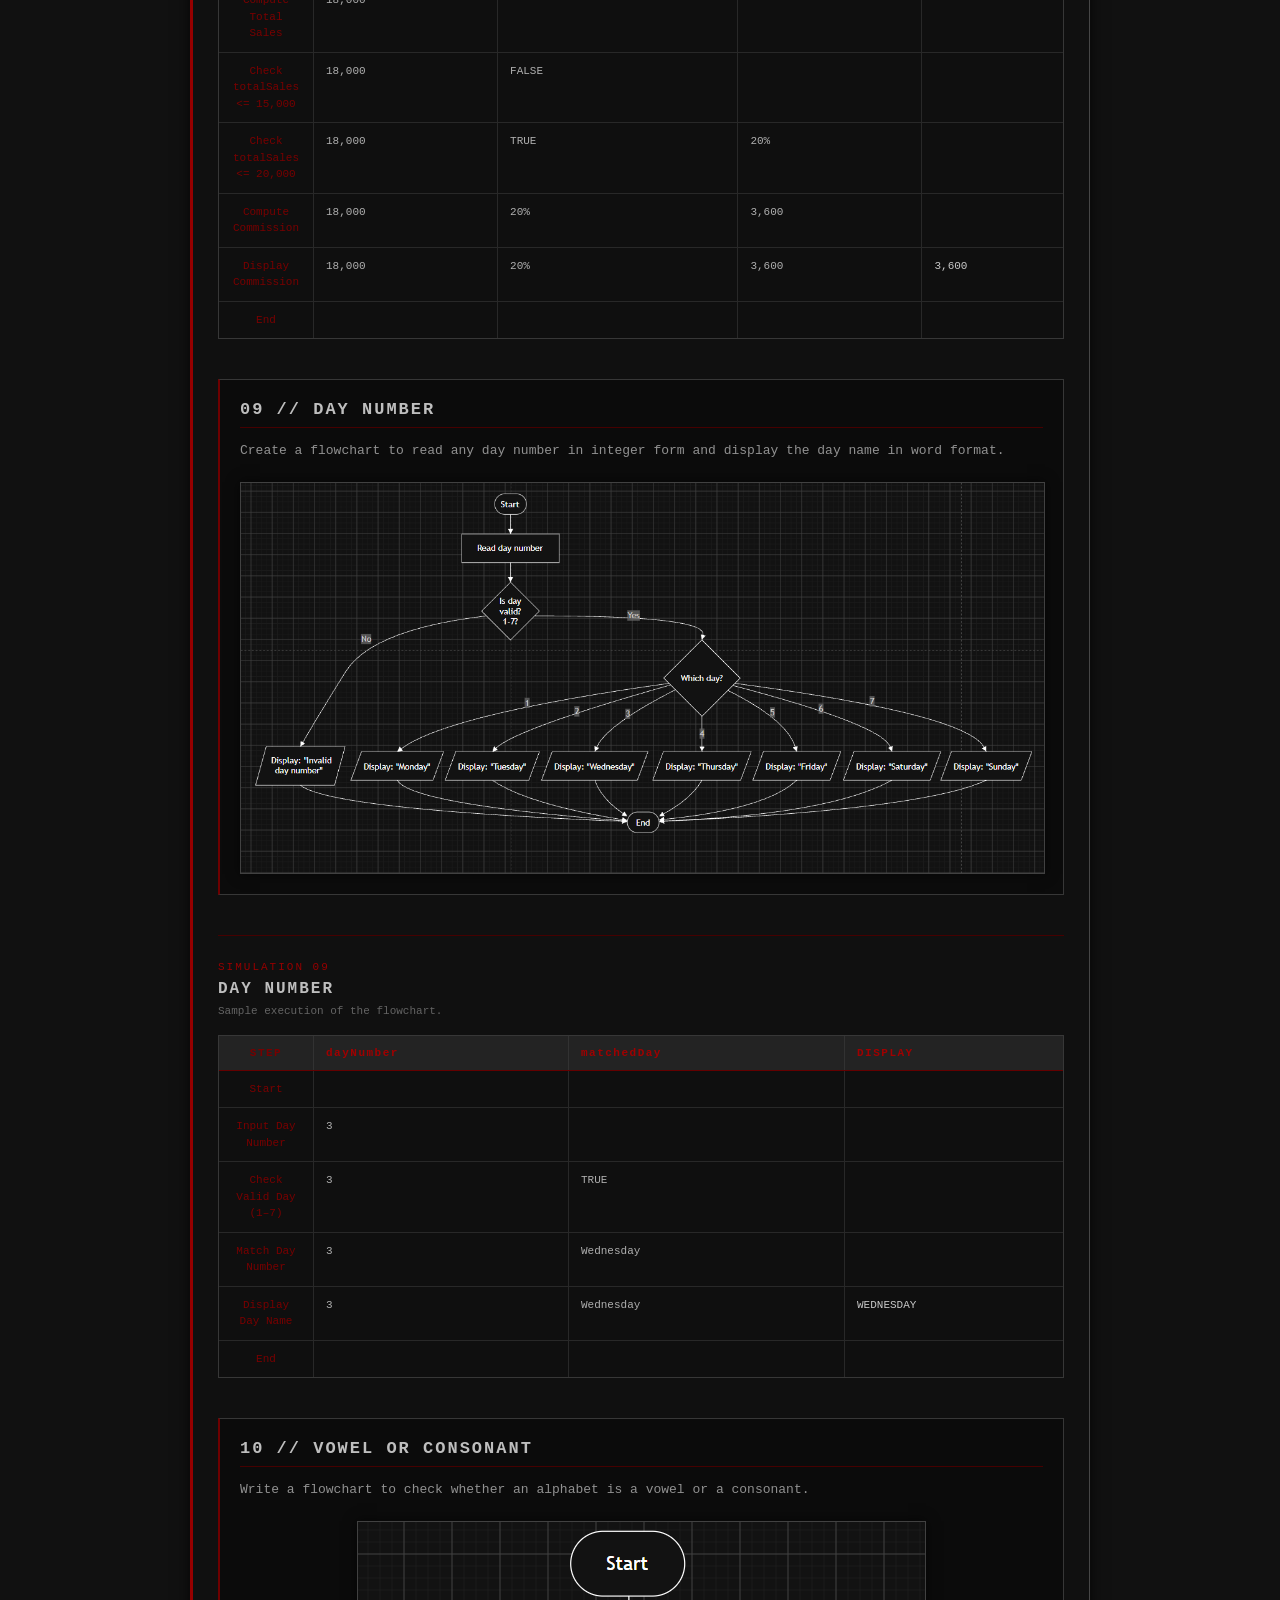
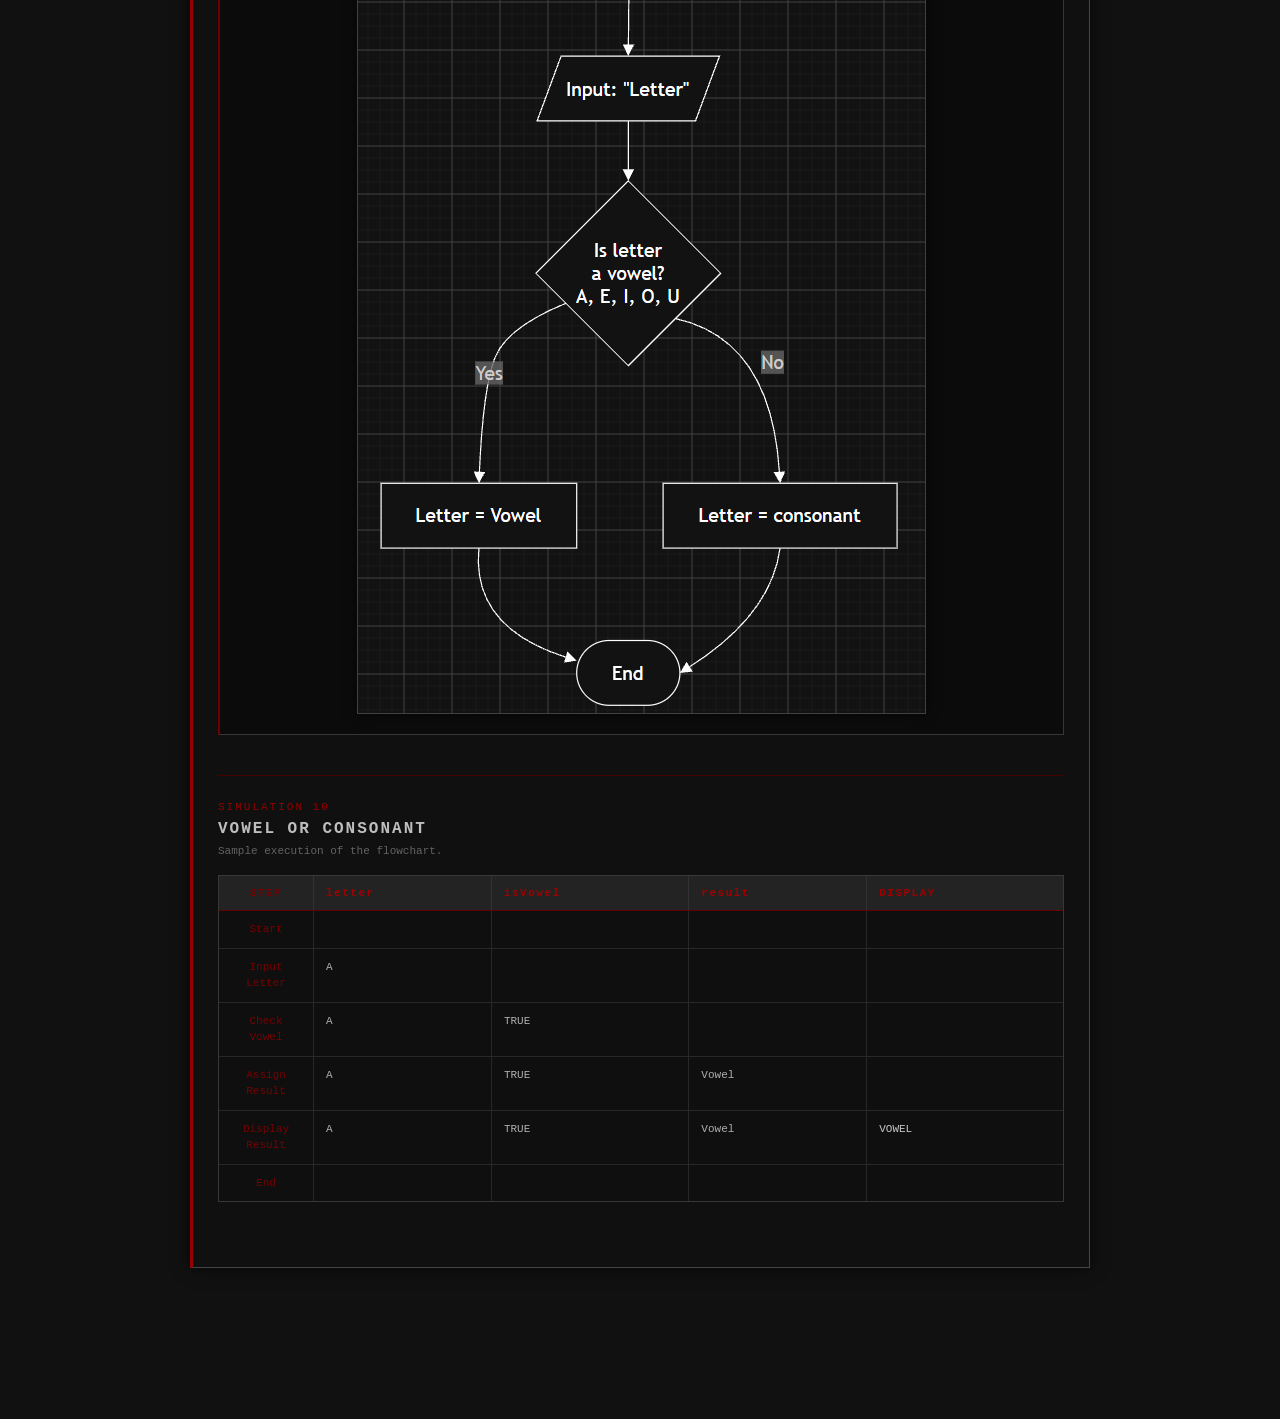
<file: documents/activity 1/folder 1/document 2.html>
<!DOCTYPE html>
<html lang="en">
<head>
    <meta charset="UTF-8">
    <meta name="viewport" content="width=device-width, initial-scale=1.0">
    <title>Document 2</title>

    <!-- DOCUMENT 2 CSS -->
    <link rel="stylesheet" href="document 2.css">

    <!-- NAVBAR CSS -->
    <link rel="stylesheet" href="../../../navbar/navbar.css">
</head>

<body>

    <!-- NAVIGATION BAR -->
    <nav class="navbar">
        <button class="logo-button" id="logoButton">
            <span class="logo-stage">
                <img id="logoImage1" class="logo-image logo-active"
                     src="../../../images/mtf.png" alt="MTF Logo">
                <img id="logoImage2" class="logo-image"
                     src="../../../images/rrh.png" alt="RRH Logo">
            </span>
        </button>

        <div class="nav-links">
            <a href="../../../index.html">HOME</a>
            <a href="../../../Database.html">DATABASE</a>
            <a href="https://anon-masked.github.io/Google-sites/index.html">ARCHIVES</a>
            <a href="#">PERSONNEL</a>
        </div>

        <div class="help-container">
            <button class="help-button" id="helpButton">HELP</button>

            <div class="help-dropdown" id="helpDropdown">
                <div class="audio-title">AUDIO CONTROL</div>

                <div class="audio-controls">
                    <button id="musicToggle" class="music-toggle">▶</button>
                    <span id="musicStatus">MUSIC</span>
                </div>

                <div class="volume-container">
                    <span class="volume-label">VOL</span>
                    <input type="range" id="volumeSlider"
                           min="0" max="1" step="0.01" value="0.35">
                </div>
            </div>
        </div>
    </nav>

    <!-- BACKGROUND MUSIC -->
    <audio id="backgroundMusic"
           src="../../../Sound effects/scp main ambience.mp3"
           loop></audio>

    <!-- CORNER BINARY -->
    <div class="binary binary-top-left"></div>
    <div class="binary binary-top-right"></div>

    <!-- DOCUMENT CONTENT -->
    <main class="document-page">

        <section class="document-header scp-panel">
            <div class="archive-label">FOUNDATION DATABASE</div>
            <h1>SELECTION PROBLEMS</h1>
            <p>
                SCP - Kenzo was tasked by their Professor
                with solving selection problems.
            </p>
        </section>

        <section class="document-body scp-panel">
            <h2>DIT 1-1</h2>

            <!-- EXERCISE 01 -->
            <div class="flowchart-entry">
                <h2>01 // GRADE STATUS</h2>
                <p class="assignment-text">
                    Revise your Grade flowchart in Sequence constructs by identifying whether the
                    average grade is Passed or Failed. If the average is greater than or equal to 75,
                    display Passed; otherwise, display Failed.
                </p>
                <img src="../../../images/activity 2/fc 2.0.png"
                     alt="Selection Problem Exercise 1"
                     class="flowchart-image">
            </div>

            <!-- SIMULATION 01 -->
            <div class="simulation-section">
                <div class="simulation-header">
                    <span class="simulation-label">SIMULATION 01</span>
                    <h3>GRADE STATUS</h3>
                    <p>Sample execution of the flowchart.</p>
                </div>

                <div class="simulation-table-wrapper">
                    <table class="simulation-table">
                        <thead>
                            <tr>
                                <th>STEP</th>
                                <th>average</th>
                                <th>average &gt;= 75</th>
                                <th>remark</th>
                                <th>DISPLAY</th>
                            </tr>
                        </thead>
                        <tbody>
                            <tr><td>Start</td><td></td><td></td><td></td><td></td></tr>
                            <tr><td>Input Average</td><td>90</td><td></td><td></td><td></td></tr>
                            <tr><td>Check Average</td><td>90</td><td>TRUE</td><td></td><td></td></tr>
                            <tr><td>Assign Remark</td><td>90</td><td>TRUE</td><td>Passed</td><td></td></tr>
                            <tr><td>Display Remark</td><td>90</td><td>TRUE</td><td>Passed</td><td>PASSED</td></tr>
                            <tr><td>End</td><td></td><td></td><td></td><td></td></tr>
                        </tbody>
                    </table>
                </div>
            </div>

            <!-- EXERCISE 02 -->
            <div class="flowchart-entry">
                <h2>02 // POSITIVE OR NEGATIVE</h2>
                <p class="assignment-text">
                    Create a flowchart that will input a number then identify whether the number
                    is positive or negative.
                </p>
                <img src="../../../images/activity 2/fc 2.1.png"
                     alt="Selection Problem Exercise 2"
                     class="flowchart-image">
            </div>

            <!-- SIMULATION 02 -->
            <div class="simulation-section">
                <div class="simulation-header">
                    <span class="simulation-label">SIMULATION 02</span>
                    <h3>POSITIVE OR NEGATIVE</h3>
                    <p>Sample execution of the flowchart.</p>
                </div>

                <div class="simulation-table-wrapper">
                    
<table class="simulation-table">
    <thead>
        <tr>
            <th>STEP</th>
            <th>number</th>
            <th>number % 2 == 0</th>
            <th>result</th>
        </tr>
    </thead>

    <tbody>
        <tr>
            <td>Start</td>
            <td></td>
            <td></td>
            <td></td>
        </tr>

        <tr>
            <td>Input Number</td>
            <td>-15</td>
            <td></td>
            <td></td>
        </tr>

        <tr>
            <td>Check if Number is Even</td>
            <td>-15</td>
            <td>FALSE</td>
            <td></td>
        </tr>

        <tr>
            <td>Assign Result</td>
            <td>-15</td>
            <td>FALSE</td>
            <td>Odd</td>
        </tr>

        <tr>
            <td>Display Result</td>
            <td>-15</td>
            <td>FALSE</td>
            <td>Odd</td>
        </tr>

        <tr>
            <td>End</td>
            <td></td>
            <td></td>
            <td></td>
        </tr>
    </tbody>
</table>

                </div>
            </div>

            <!-- EXERCISE 03 -->
            <div class="flowchart-entry">
                <h2>03 // ODD OR EVEN</h2>
                <p class="assignment-text">
                    Create a flowchart that will input a number then identify whether it is an odd
                    or even number.
                </p>
                <img src="../../../images/activity 2/fc 2.2.png"
                     alt="Selection Problem Exercise 3"
                     class="flowchart-image">
            </div>

            <!-- SIMULATION 03 -->
            <div class="simulation-section">
                <div class="simulation-header">
                    <span class="simulation-label">SIMULATION 03</span>
                    <h3>ODD OR EVEN</h3>
                    <p>Sample execution of the flowchart.</p>
                </div>

                <div class="simulation-table-wrapper">
                    
<table class="simulation-table">
    <thead>
        <tr>
            <th>STEP</th>
            <th>number</th>
            <th>number % 2</th>
        </tr>
    </thead>

    <tbody>
        <tr>
            <td>Start</td>
            <td></td>
            <td></td>
        </tr>

        <tr>
            <td>Input Number</td>
            <td>15</td>
            <td></td>
        </tr>

        <tr>
            <td>is number % by 2?</td>
            <td>15</td>
            <td>FALSE</td>
        </tr>

        <tr>
            <td>number = odd</td>
            <td>15</td>
            <td>FALSE</td>
        </tr>

        <tr>
            <td>End</td>
            <td></td>
            <td></td>
        </tr>
    </tbody>
</table>
                </div>
            </div>

            <!-- EXERCISE 04 -->
            <div class="flowchart-entry">
                <h2>04 // LARGEST OF TWO</h2>
                <p class="assignment-text">
                    Create a flowchart that will input two numbers then identify which of the two
                    is the largest.
                </p>
                <img src="../../../images/activity 2/fc 2.3.png"
                     alt="Selection Problem Exercise 4"
                     class="flowchart-image">
            </div>

            <!-- SIMULATION 04: FOUR HEADERS, FOUR CELLS PER ROW -->
            <div class="simulation-section">
                <div class="simulation-header">
                    <span class="simulation-label">SIMULATION 04</span>
                    <h3>LARGEST OF TWO</h3>
                    <p>Sample execution of the flowchart.</p>
                </div>

                <div class="simulation-table-wrapper">
                    <table class="simulation-table">
                        <thead>
                            <tr>
                                <th>STEP</th>
                                <th>number 1</th>
                                <th>number 2</th>
                                <th>A &gt; B</th>
                            </tr>
                        </thead>
                        <tbody>
                            <tr><td>Start</td><td></td><td></td><td></td></tr>
                            <tr><td>Input number 1</td><td>25</td><td></td><td></td></tr>
                            <tr><td>Input number 2</td><td>25</td><td>40</td><td></td></tr>
                            <tr><td>Is number 1 greater than number 2?</td><td>25</td><td>40</td><td>FALSE</td></tr>
                            <tr><td>number 2 is the largest</td><td>25</td><td>40</td><td>FALSE</td></tr>
                            <tr><td>End</td><td></td><td></td><td></td></tr>
                        </tbody>
                    </table>
                </div>
            </div>

            <!-- EXERCISE 05 -->
            <div class="flowchart-entry">
                <h2>05 // SMALLEST OF THREE</h2>
                <p class="assignment-text">
                    Create a flowchart that will input three numbers then identify the smallest.
                </p>
                <img src="../../../images/activity 2/fc 2.4.png"
                     alt="Selection Problem Exercise 5"
                     class="flowchart-image">
            </div>

            <!-- SIMULATION 05 -->
            <div class="simulation-section">
                <div class="simulation-header">
                    <span class="simulation-label">SIMULATION 05</span>
                    <h3>SMALLEST OF THREE</h3>
                    <p>Sample execution of the flowchart.</p>
                </div>

                <div class="simulation-table-wrapper">
                    
<table class="simulation-table">
    <thead>
        <tr>
            <th>STEP</th>
            <th>num1</th>
            <th>num2</th>
            <th>num3</th>
            <th>CONDITION</th>
        </tr>
    </thead>

    <tbody>
        <tr>
            <td>Start</td>
            <td></td>
            <td></td>
            <td></td>
            <td></td>
        </tr>

        <tr>
            <td>Input num1</td>
            <td>18</td>
            <td></td>
            <td></td>
            <td></td>
        </tr>

        <tr>
            <td>Input num2</td>
            <td>18</td>
            <td>7</td>
            <td></td>
            <td></td>
        </tr>

        <tr>
            <td>Input num3</td>
            <td>18</td>
            <td>7</td>
            <td>12</td>
            <td></td>
        </tr>

        <tr>
            <td>Check num1 &lt; num2</td>
            <td>18</td>
            <td>7</td>
            <td>12</td>
            <td>FALSE</td>
        </tr>

        <tr>
            <td>Check num2 &lt; num3</td>
            <td>18</td>
            <td>7</td>
            <td>12</td>
            <td>TRUE</td>
        </tr>

        <tr>
            <td>Smallest = num2</td>
            <td>18</td>
            <td>7</td>
            <td>12</td>
            <td>TRUE</td>
        </tr>

        <tr>
            <td>End</td>
            <td></td>
            <td></td>
            <td></td>
            <td></td>
        </tr>
    </tbody>
</table>

                </div>
            </div>

            <!-- EXERCISE 06 -->
            <div class="flowchart-entry">
                <h2>06 // EQUIVALENT GRADE</h2>
                <p class="assignment-text">
                    Revise Exercise #1 in Selection Problems by determining the equivalent grade
                    based on the computed average.
                </p>
                <img src="../../../images/activity 2/fc 2.5.png"
                     alt="Selection Problem Exercise 6"
                     class="flowchart-image">
            </div>

            <!-- SIMULATION 06 -->
            <div class="simulation-section">
                <div class="simulation-header">
                    <span class="simulation-label">SIMULATION 06</span>
                    <h3>EQUIVALENT GRADE</h3>
                    <p>Sample execution of the flowchart.</p>
                </div>

                <div class="simulation-table-wrapper">
                    <table class="simulation-table">
                        <thead>
                            <tr>
                                <th>STEP</th>
                                <th>Average</th>
                                <th>Condition</th>

                            </tr>
                        </thead>
                        <tbody>
                            <tr><td>Start</td><td></td><td></td></tr>
                            <tr><td>Input Preliminary</td><td>95</td><td></td></tr>
                            <tr><td>Input Midterm</td><td>95</td><td></td></tr>
                            <tr><td>Input Final Grades</td><td>95</td><td></td></tr>
                            <tr><td>Compute Average</td><td>95</td><td></td></tr>
                            <tr><td>Display Average</td><td>95</td><td></td>></tr>
                            <tr><td>Check Average &gt;= 97</td><td>95</td><td>FALSE</td></tr>
                            <tr><td>Check Average &gt;= 94</td><td>95</td><td>TRUE</td></tr>
                            <tr><td>Grade = 1.25</td><td>95</td><td>true</td></tr>
                            <tr><td>End</td><td></td><td></td></tr>
                        </tbody>
                    </table>
                </div>
            </div>

            <!-- EXERCISE 07 -->
            <div class="flowchart-entry">
                <h2>07 // TEMPERATURE STATE</h2>
                <p class="assignment-text">
                    Create a flowchart to read temperature in centigrade and display a suitable
                    message according to the temperature state.
                </p>
                <img src="../../../images/activity 2/fc 2.6.png"
                     alt="Selection Problem Exercise 7"
                     class="flowchart-image">
            </div>

            <!-- SIMULATION 07 -->
            <div class="simulation-section">
                <div class="simulation-header">
                    <span class="simulation-label">SIMULATION 07</span>
                    <h3>TEMPERATURE STATE</h3>
                    <p>Sample execution of the flowchart.</p>
                </div>

                <div class="simulation-table-wrapper">
                    <table class="simulation-table">
                        <thead>
                            <tr>
                                <th>STEP</th>
                                <th>Temperature</th>
                                <th>condition</th>
                                <th>DISPLAY</th>
                            </tr>
                        </thead>
                        <tbody>
                            <tr><td>Start</td><td></td><td></td><td></td></tr>
                            <tr><td>input temperature</td><td>-2</td><td></td><td></td></tr>
                            <tr><td>temp &lt; 0?</td><td>-2</td><td>true</td><td></td></tr>
                            <tr><td>display freezing weather</td><td>-2</td><td></td><td>freezing weather</td></tr>

                        </tbody>
                    </table>
                </div>
            </div>

            <!-- EXERCISE 08 -->
            <div class="flowchart-entry">
                <h2>08 // SALES COMMISSION</h2>
                <p class="assignment-text">
                    Revise your Sales problem in Sequence constructs by computing and displaying
                    the sales commission based on the specified sales ranges.
                </p>
                <img src="../../../images/activity 2/fc 2.7.png"
                     alt="Selection Problem Exercise 8"
                     class="flowchart-image">
            </div>

            <!-- SIMULATION 08 -->
            <div class="simulation-section">
                <div class="simulation-header">
                    <span class="simulation-label">SIMULATION 08</span>
                    <h3>SALES COMMISSION</h3>
                    <p>Sample execution of the flowchart.</p>
                </div>

                <div class="simulation-table-wrapper">
                    <table class="simulation-table">
                        <thead>
                            <tr>
                                <th>STEP</th>
                                <th>totalSales</th>
                                <th>commissionRate</th>
                                <th>commission</th>
                                <th>DISPLAY</th>
                            </tr>
                        </thead>
                        <tbody>
                            <tr><td>Start</td><td></td><td></td><td></td><td></td></tr>
                            <tr><td>Input Sales Details</td><td></td><td></td><td></td><td></td></tr>
                            <tr><td>Compute Total Sales</td><td>18,000</td><td></td><td></td><td></td></tr>
                            <tr><td>Check totalSales &lt;= 15,000</td><td>18,000</td><td>FALSE</td><td></td><td></td></tr>
                            <tr><td>Check totalSales &lt;= 20,000</td><td>18,000</td><td>TRUE</td><td>20%</td><td></td></tr>
                            <tr><td>Compute Commission</td><td>18,000</td><td>20%</td><td>3,600</td><td></td></tr>
                            <tr><td>Display Commission</td><td>18,000</td><td>20%</td><td>3,600</td><td>3,600</td></tr>
                            <tr><td>End</td><td></td><td></td><td></td><td></td></tr>
                        </tbody>
                    </table>
                </div>
            </div>

            <!-- EXERCISE 09 -->
            <div class="flowchart-entry">
                <h2>09 // DAY NUMBER</h2>
                <p class="assignment-text">
                    Create a flowchart to read any day number in integer form and display the day
                    name in word format.
                </p>
                <img src="../../../images/activity 2/fc 2.8.png"
                     alt="Selection Problem Exercise 9"
                     class="flowchart-image">
            </div>

            <!-- SIMULATION 09 -->
            <div class="simulation-section">
                <div class="simulation-header">
                    <span class="simulation-label">SIMULATION 09</span>
                    <h3>DAY NUMBER</h3>
                    <p>Sample execution of the flowchart.</p>
                </div>

                <div class="simulation-table-wrapper">
                    <table class="simulation-table">
                        <thead>
                            <tr>
                                <th>STEP</th>
                                <th>dayNumber</th>
                                <th>matchedDay</th>
                                <th>DISPLAY</th>
                            </tr>
                        </thead>
                        <tbody>
                            <tr><td>Start</td><td></td><td></td><td></td></tr>
                            <tr><td>Input Day Number</td><td>3</td><td></td><td></td></tr>
                            <tr><td>Check Valid Day (1–7)</td><td>3</td><td>TRUE</td><td></td></tr>
                            <tr><td>Match Day Number</td><td>3</td><td>Wednesday</td><td></td></tr>
                            <tr><td>Display Day Name</td><td>3</td><td>Wednesday</td><td>WEDNESDAY</td></tr>
                            <tr><td>End</td><td></td><td></td><td></td></tr>
                        </tbody>
                    </table>
                </div>
            </div>

            <!-- EXERCISE 10 -->
            <div class="flowchart-entry">
                <h2>10 // VOWEL OR CONSONANT</h2>
                <p class="assignment-text">
                    Write a flowchart to check whether an alphabet is a vowel or a consonant.
                </p>
                <img src="../../../images/activity 2/fc 2.9.png"
                     alt="Selection Problem Exercise 10"
                     class="flowchart-image">
            </div>

            <!-- SIMULATION 10 -->
            <div class="simulation-section">
                <div class="simulation-header">
                    <span class="simulation-label">SIMULATION 10</span>
                    <h3>VOWEL OR CONSONANT</h3>
                    <p>Sample execution of the flowchart.</p>
                </div>

                <div class="simulation-table-wrapper">
                    <table class="simulation-table">
                        <thead>
                            <tr>
                                <th>STEP</th>
                                <th>letter</th>
                                <th>isVowel</th>
                                <th>result</th>
                                <th>DISPLAY</th>
                            </tr>
                        </thead>
                        <tbody>
                            <tr><td>Start</td><td></td><td></td><td></td><td></td></tr>
                            <tr><td>Input Letter</td><td>A</td><td></td><td></td><td></td></tr>
                            <tr><td>Check Vowel</td><td>A</td><td>TRUE</td><td></td><td></td></tr>
                            <tr><td>Assign Result</td><td>A</td><td>TRUE</td><td>Vowel</td><td></td></tr>
                            <tr><td>Display Result</td><td>A</td><td>TRUE</td><td>Vowel</td><td>VOWEL</td></tr>
                            <tr><td>End</td><td></td><td></td><td></td><td></td></tr>
                        </tbody>
                    </table>
                </div>
            </div>

        </section>
    </main>

    <!-- NAVBAR JAVASCRIPT -->
    <script src="../../../navbar/navbar.js"></script>
    <script src="document 2.js"></script>

</body>
</html>
</file>
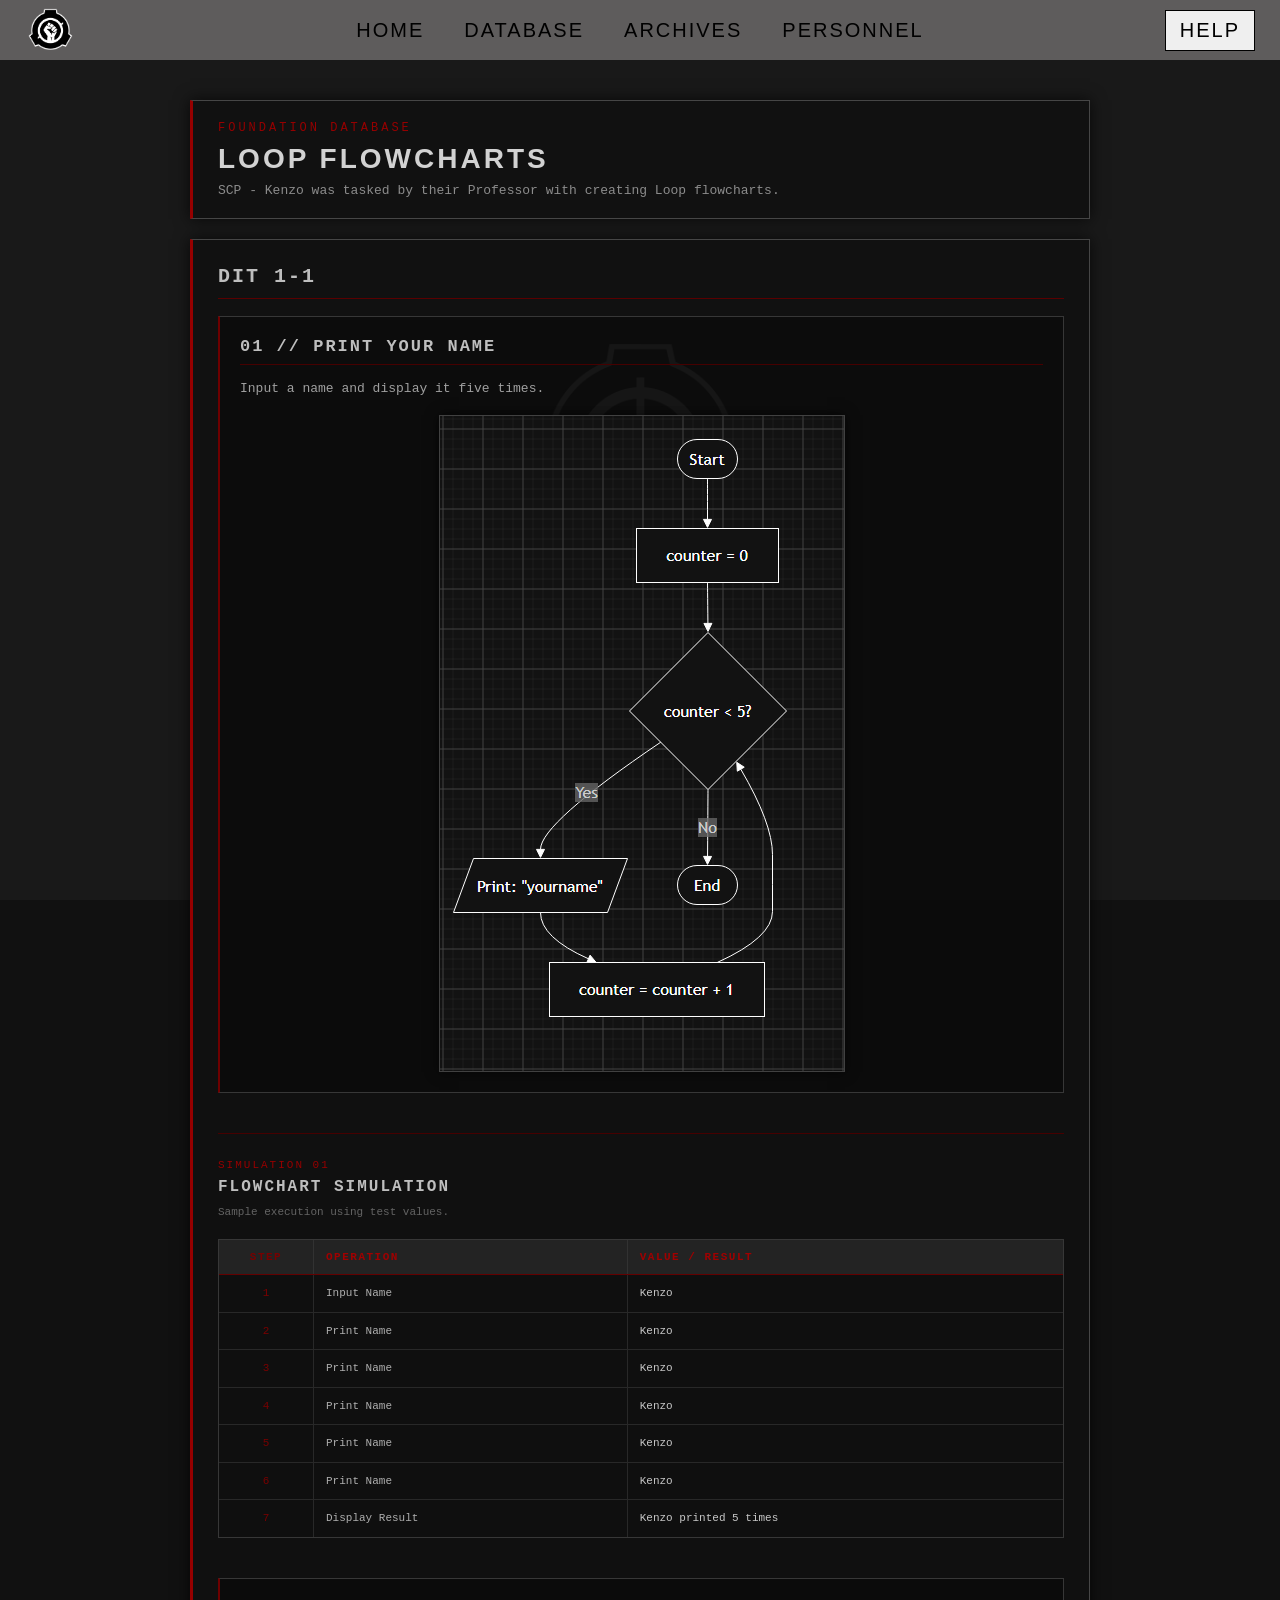
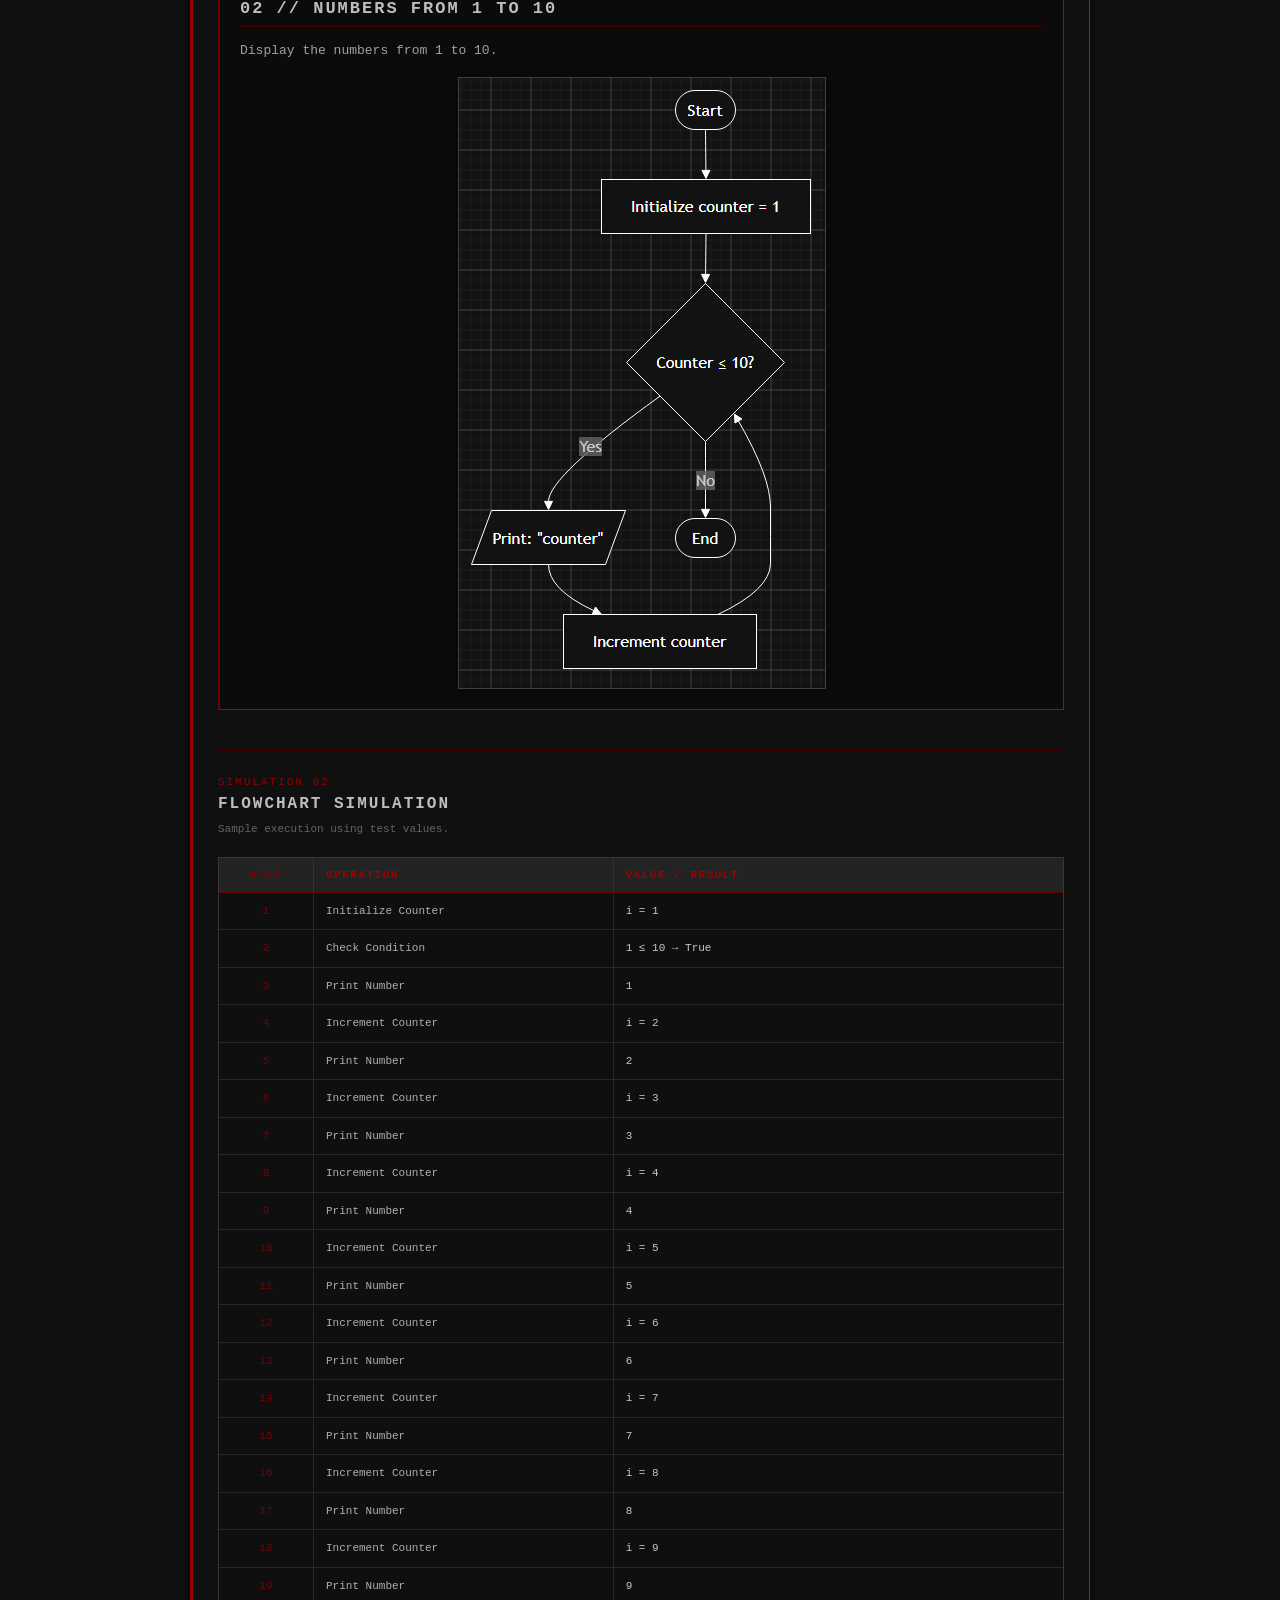
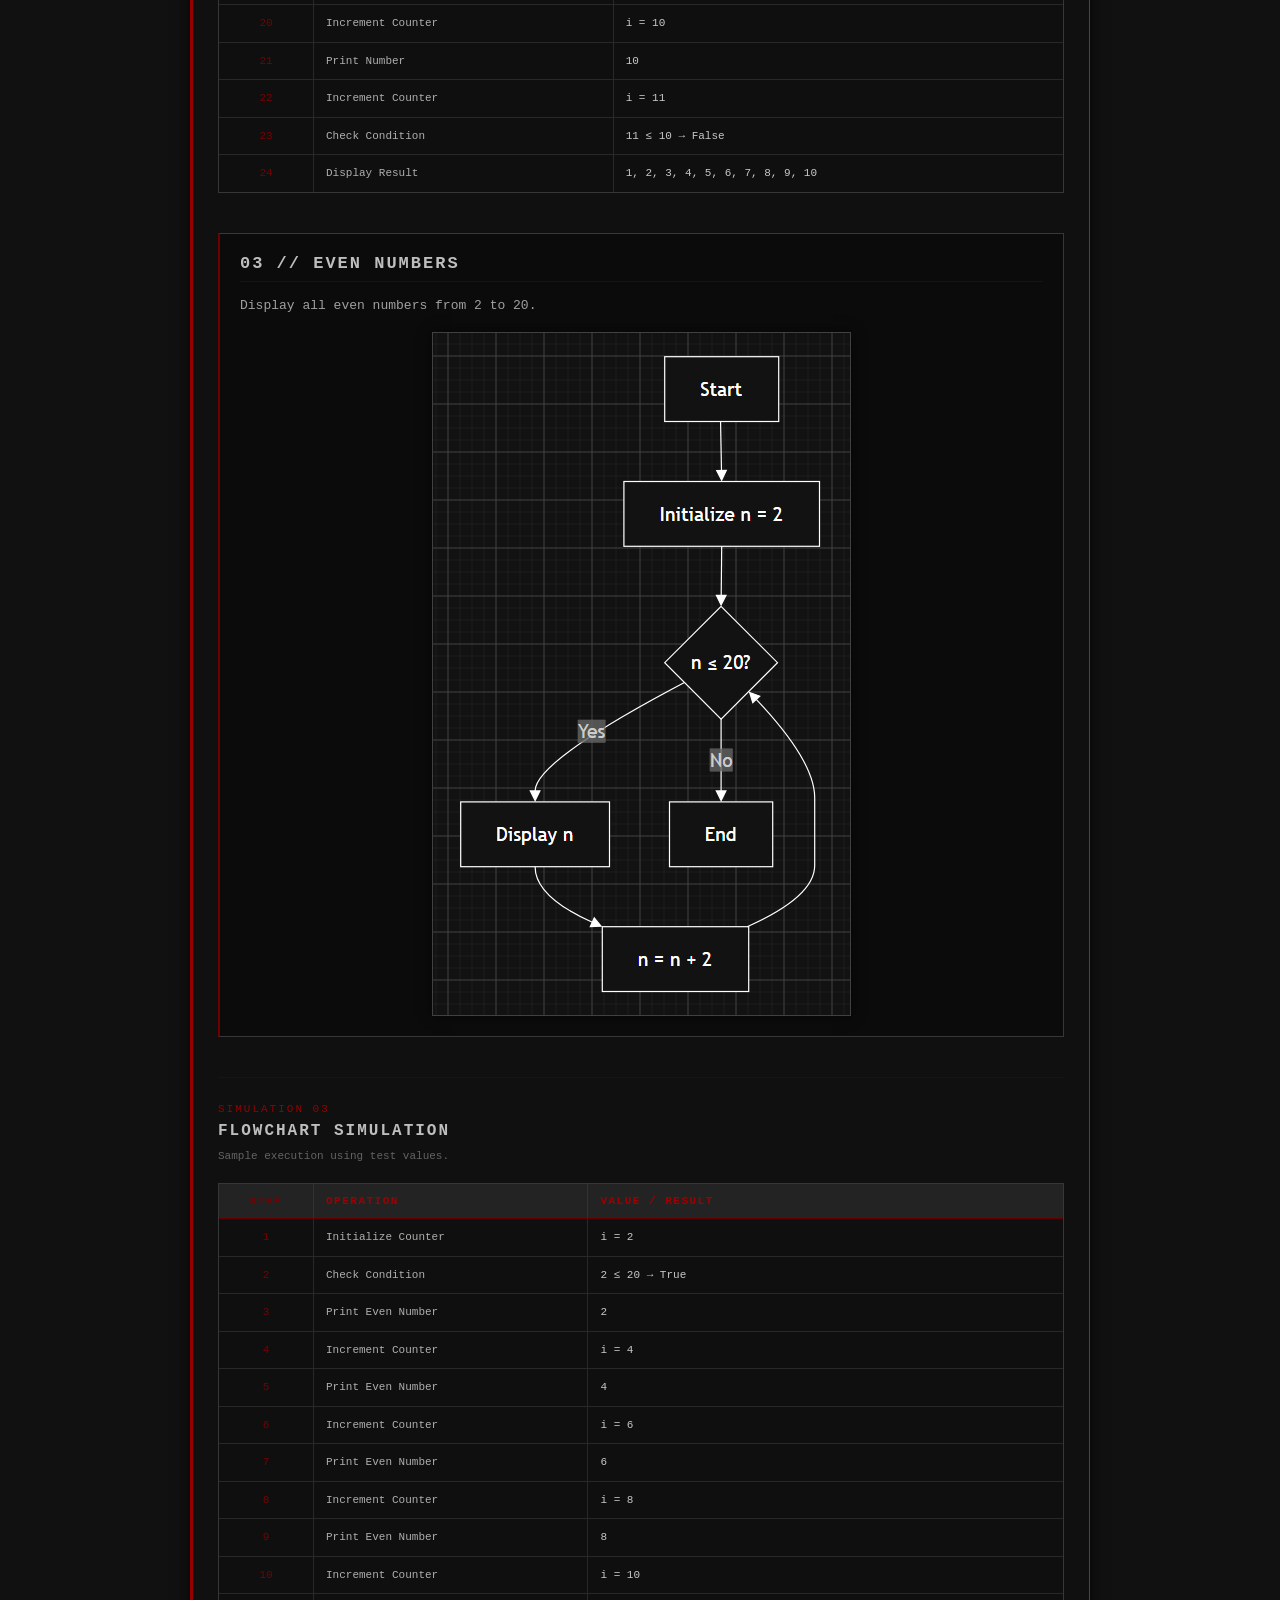
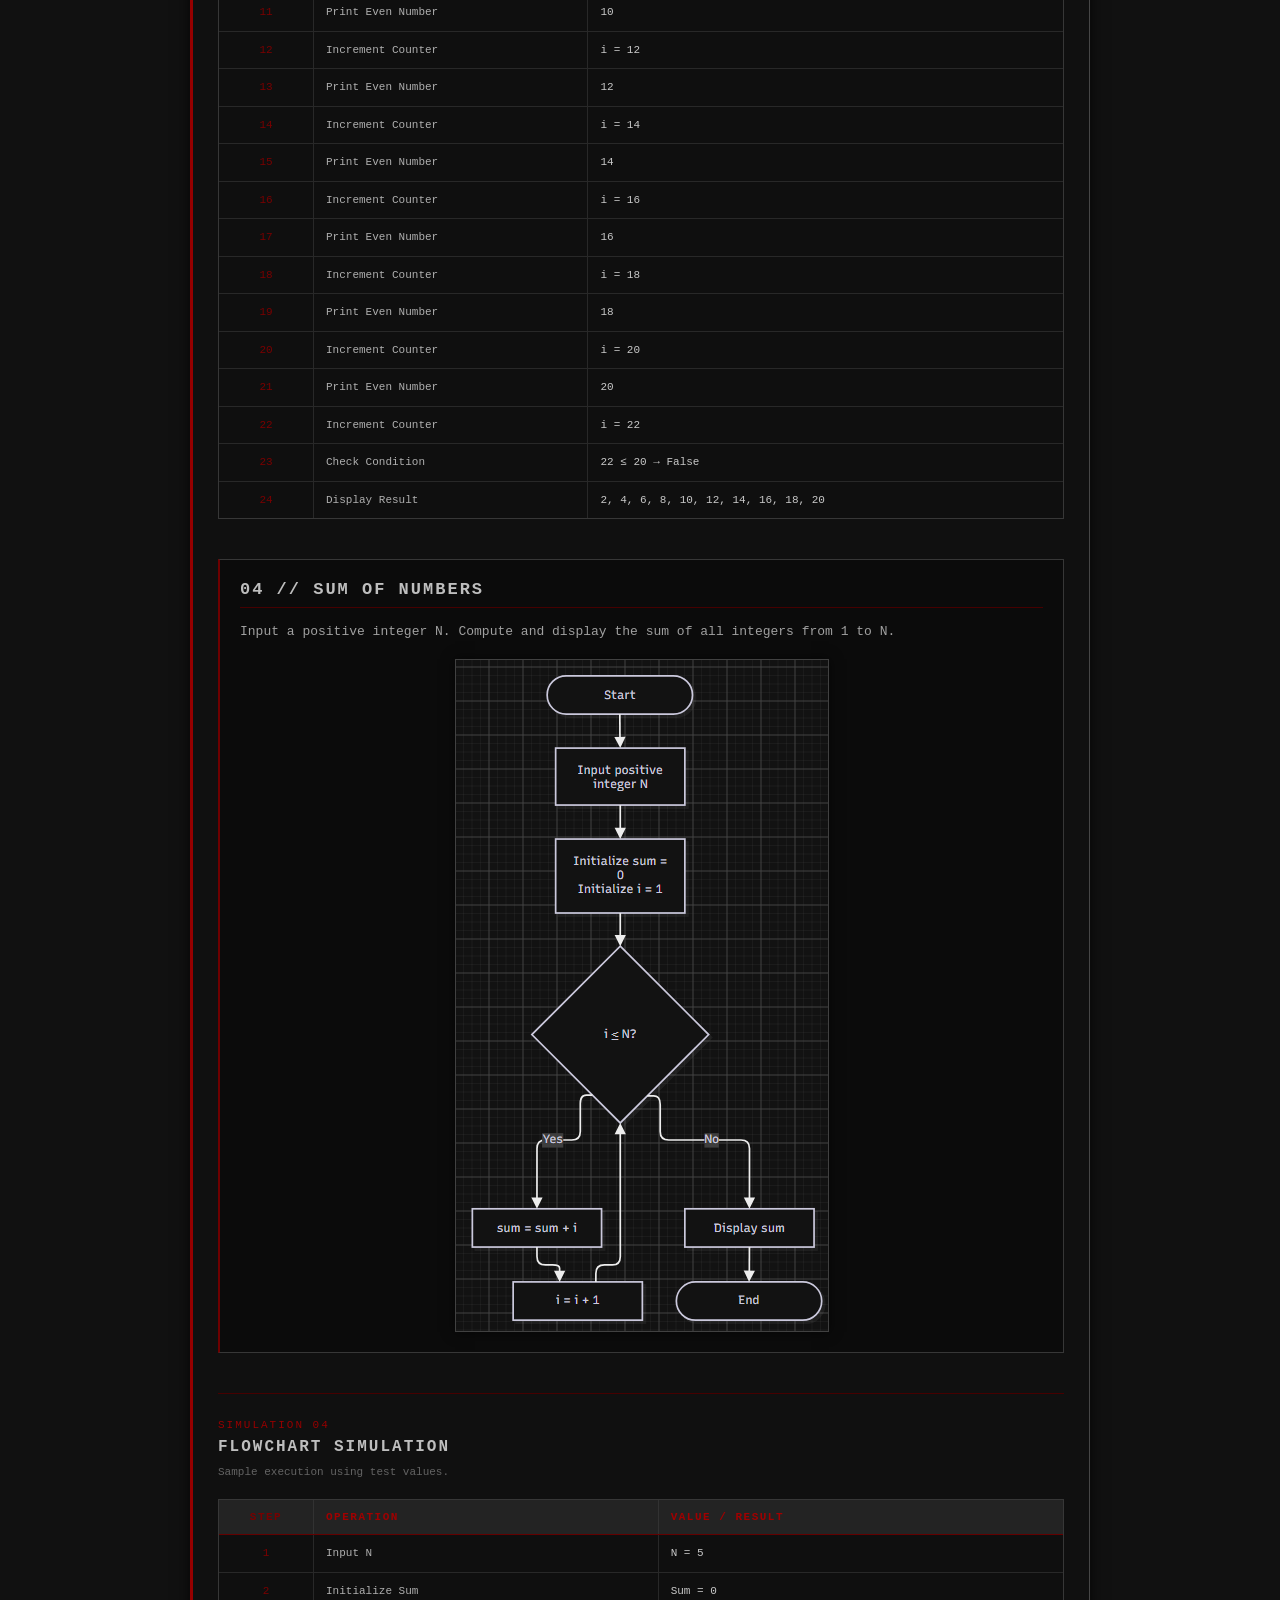
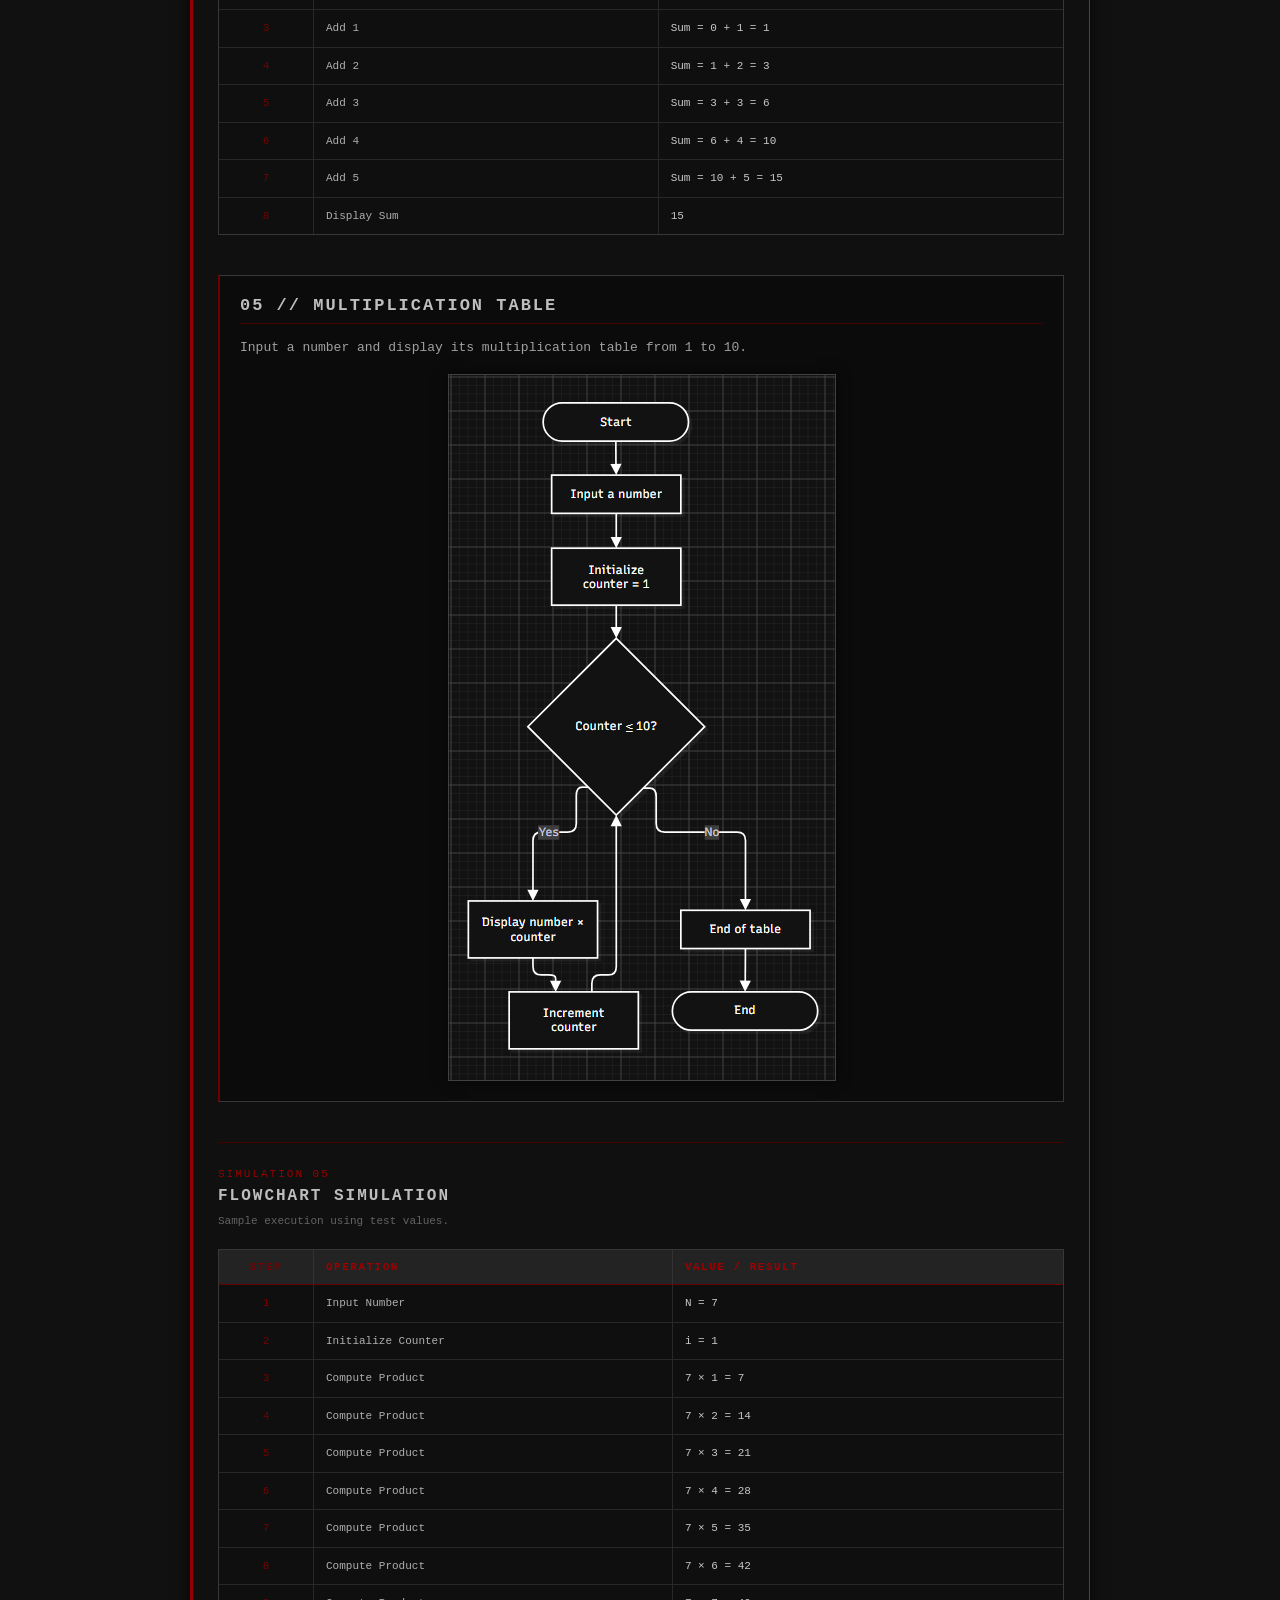
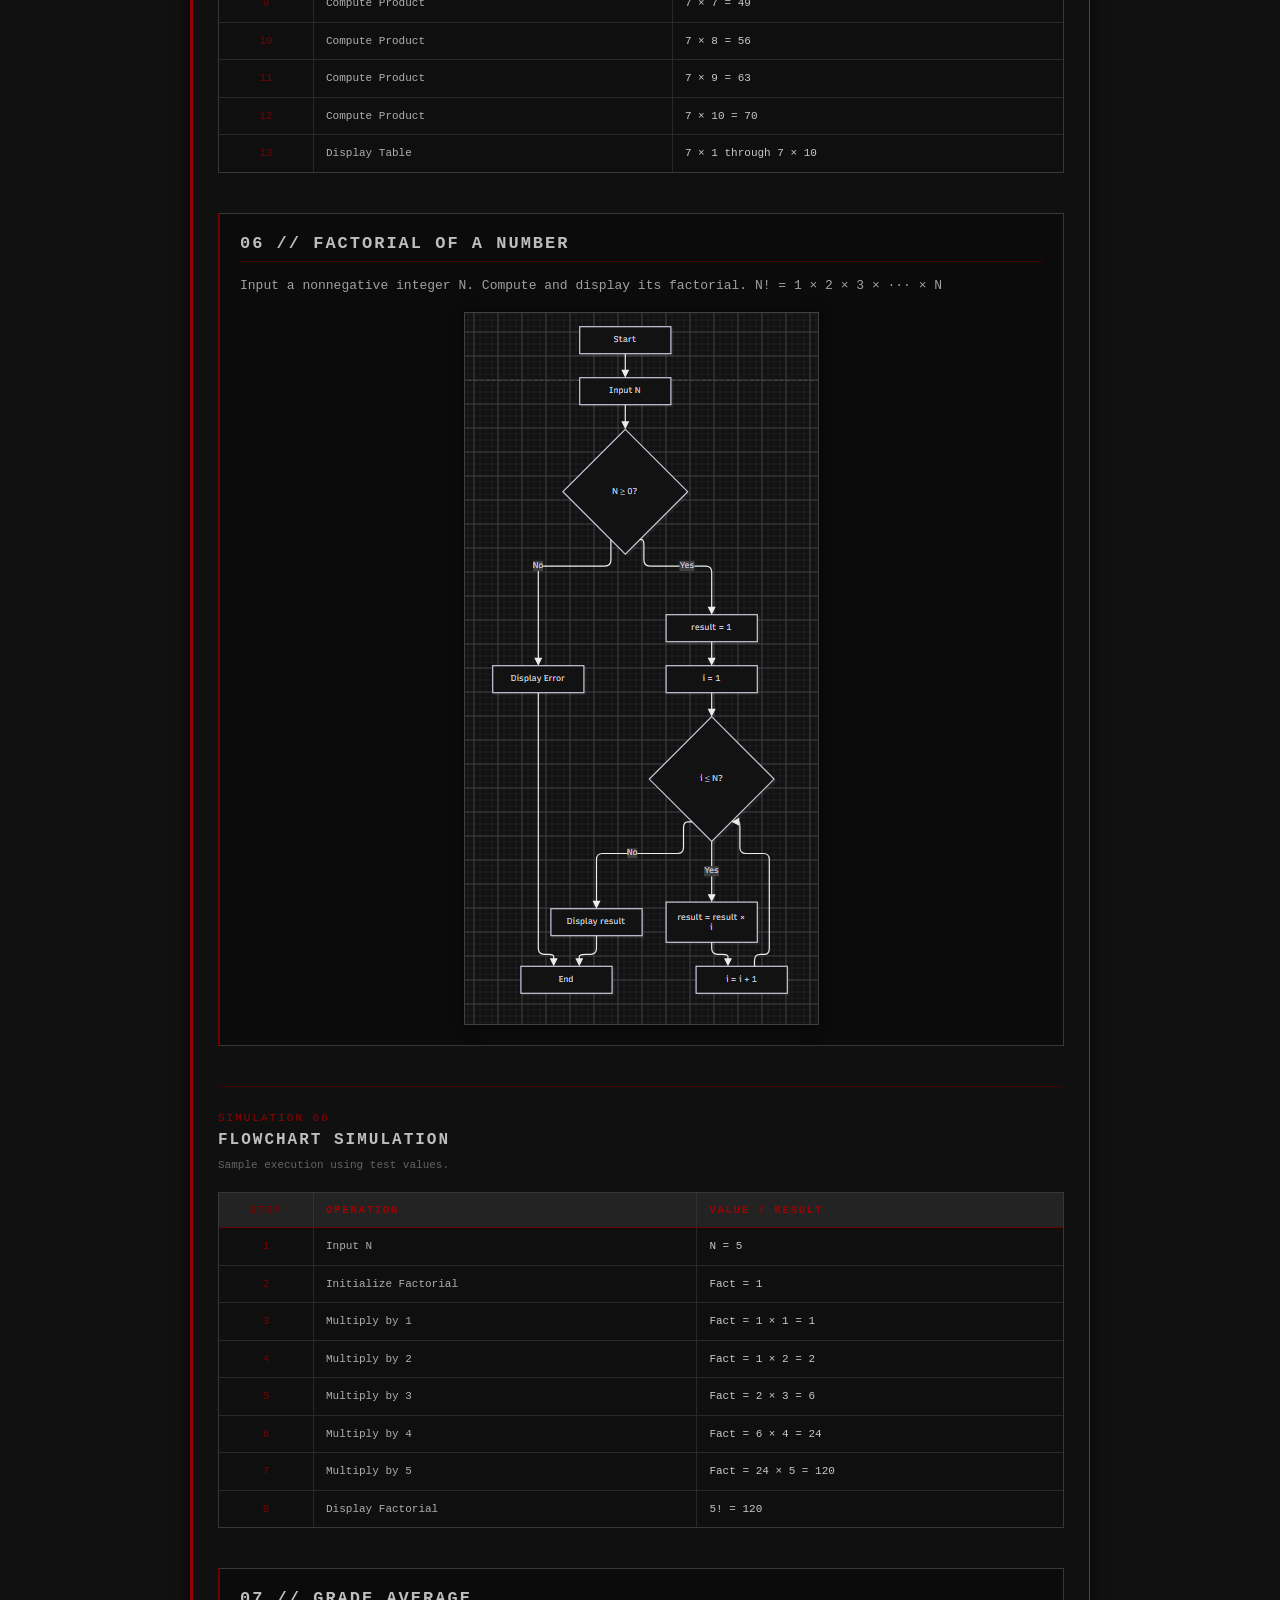
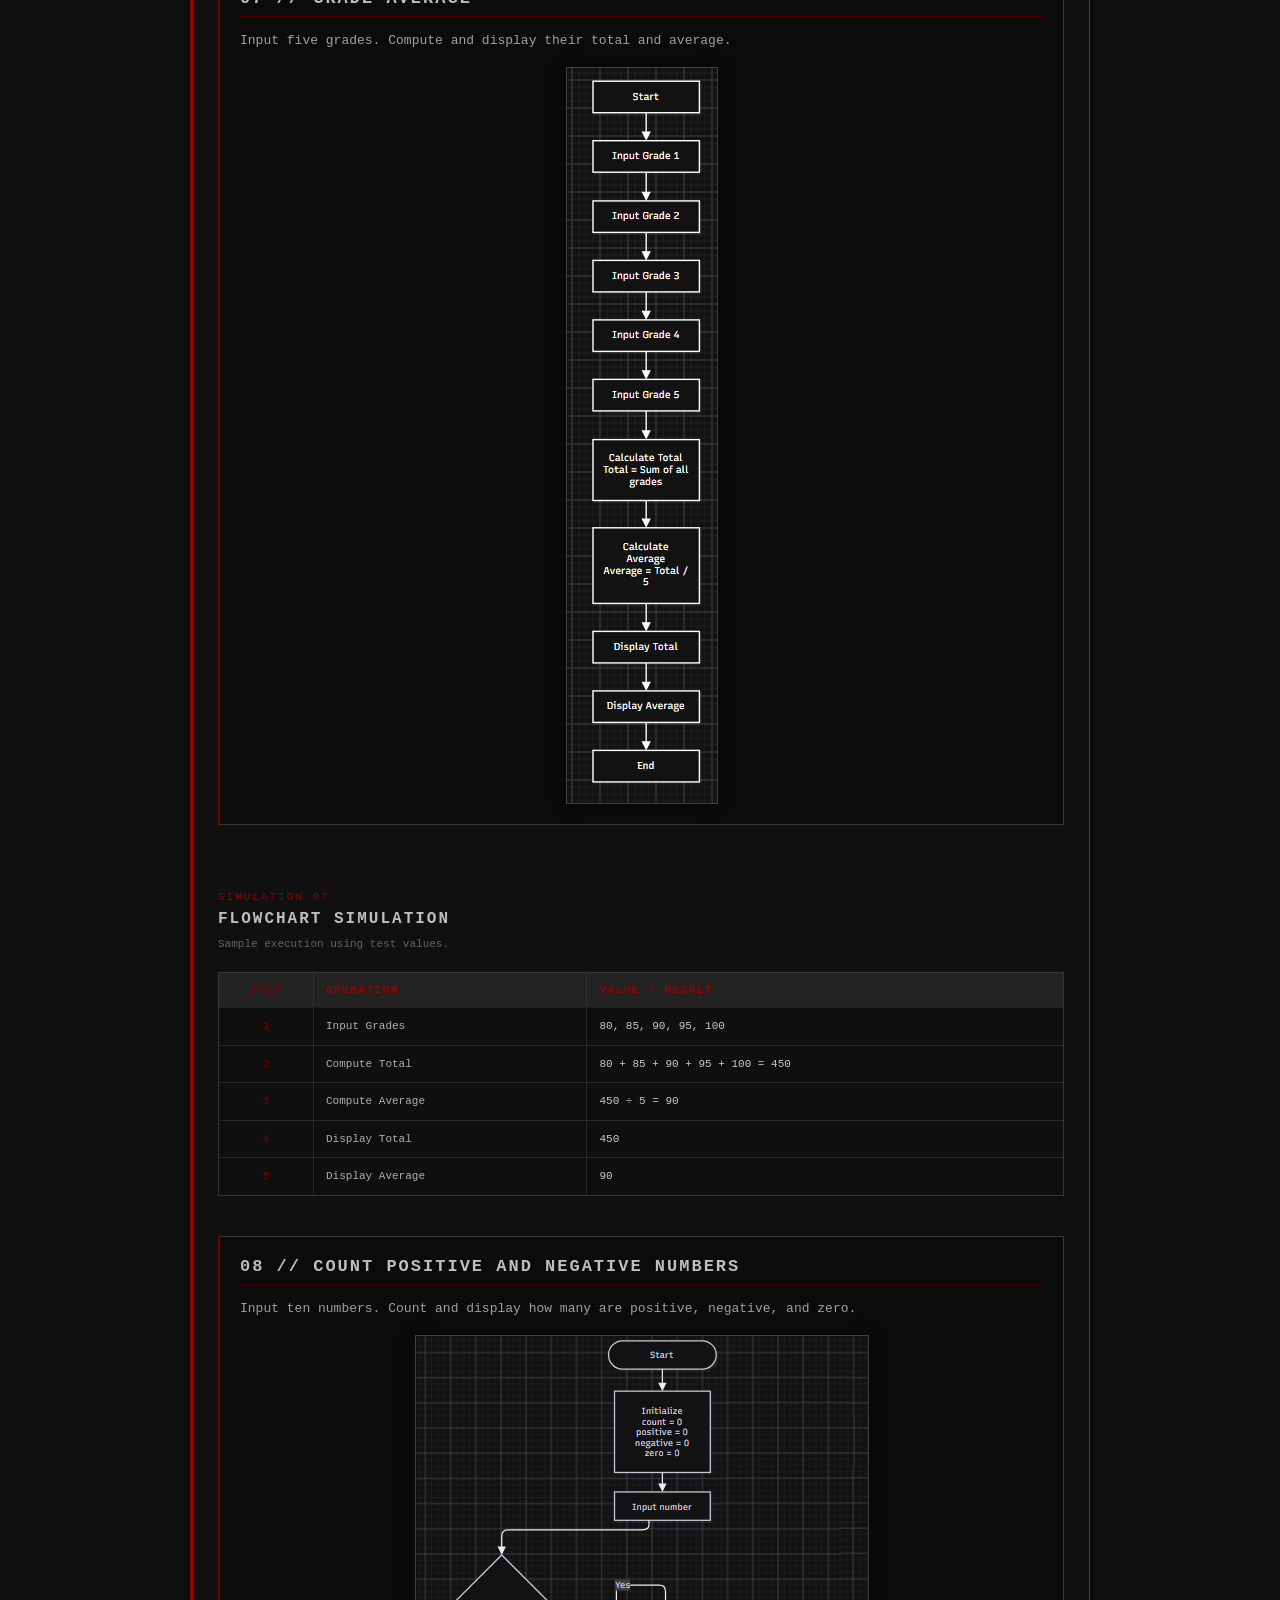
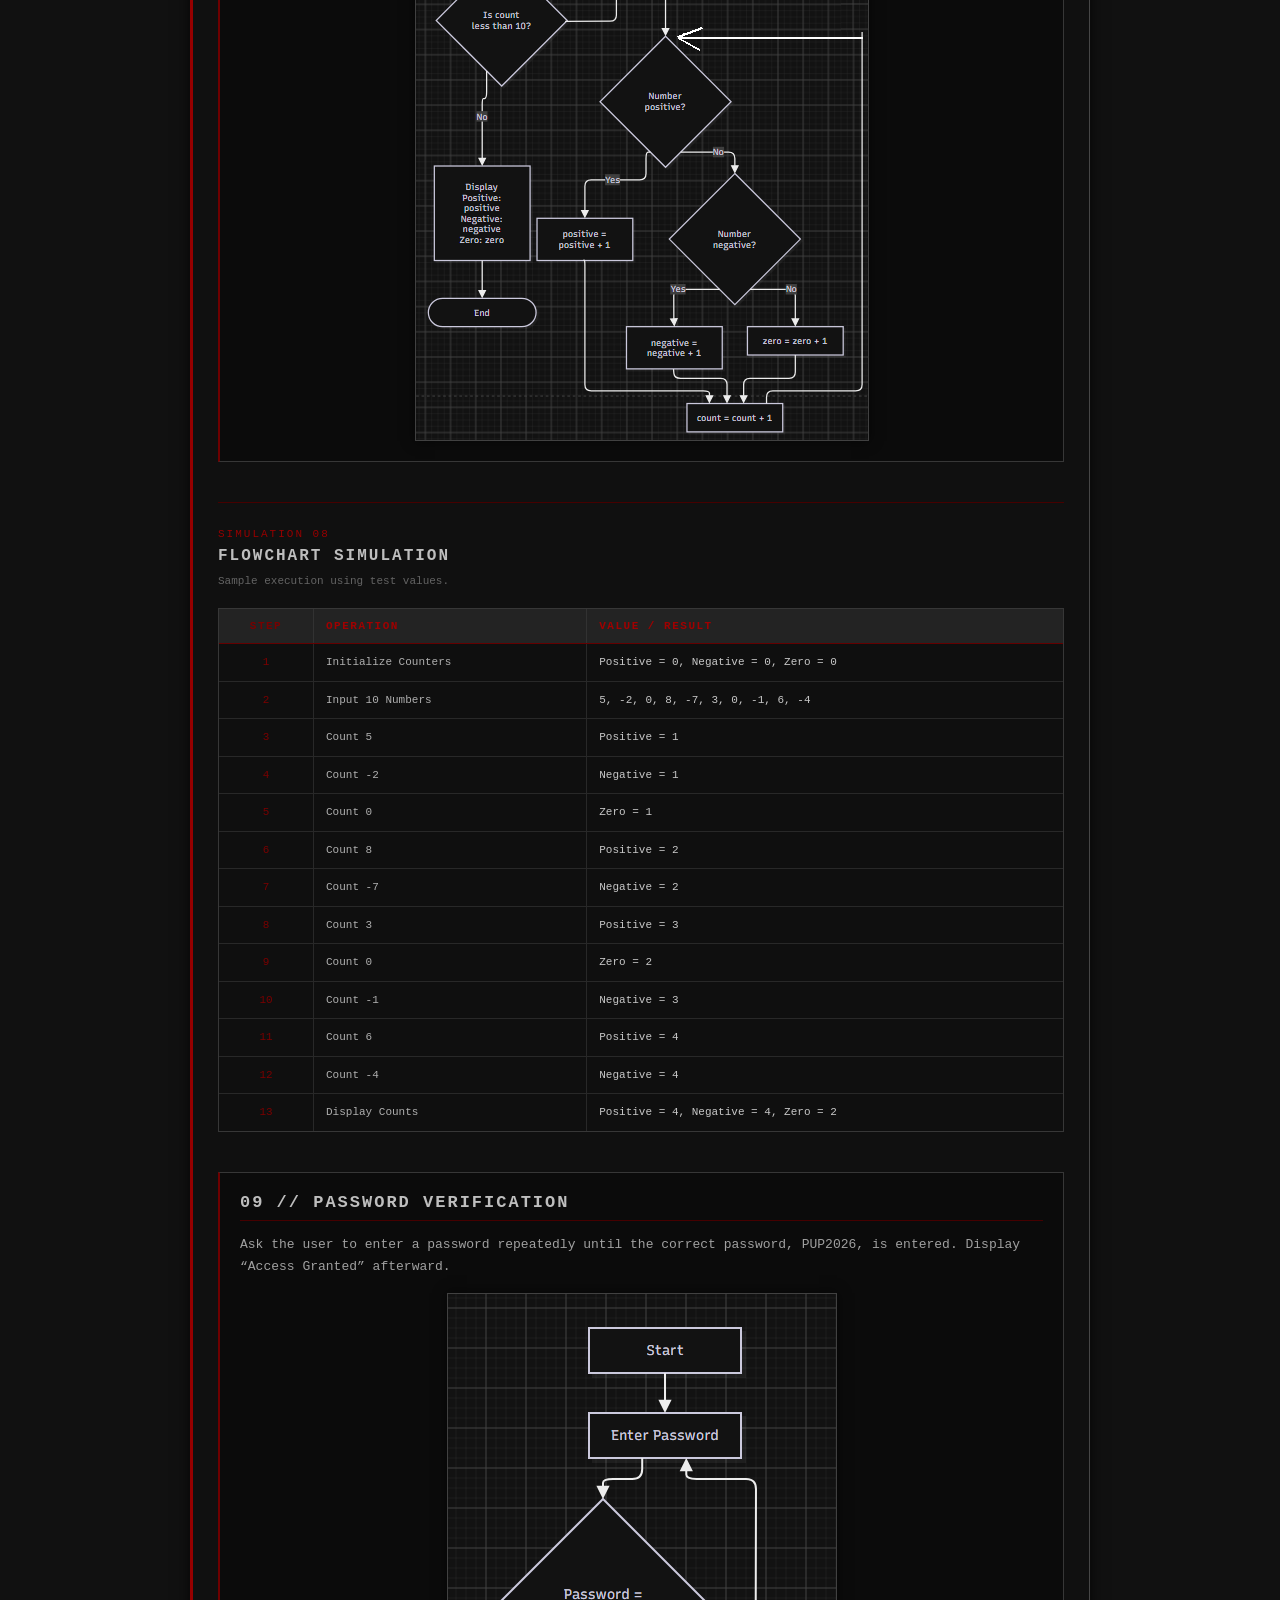
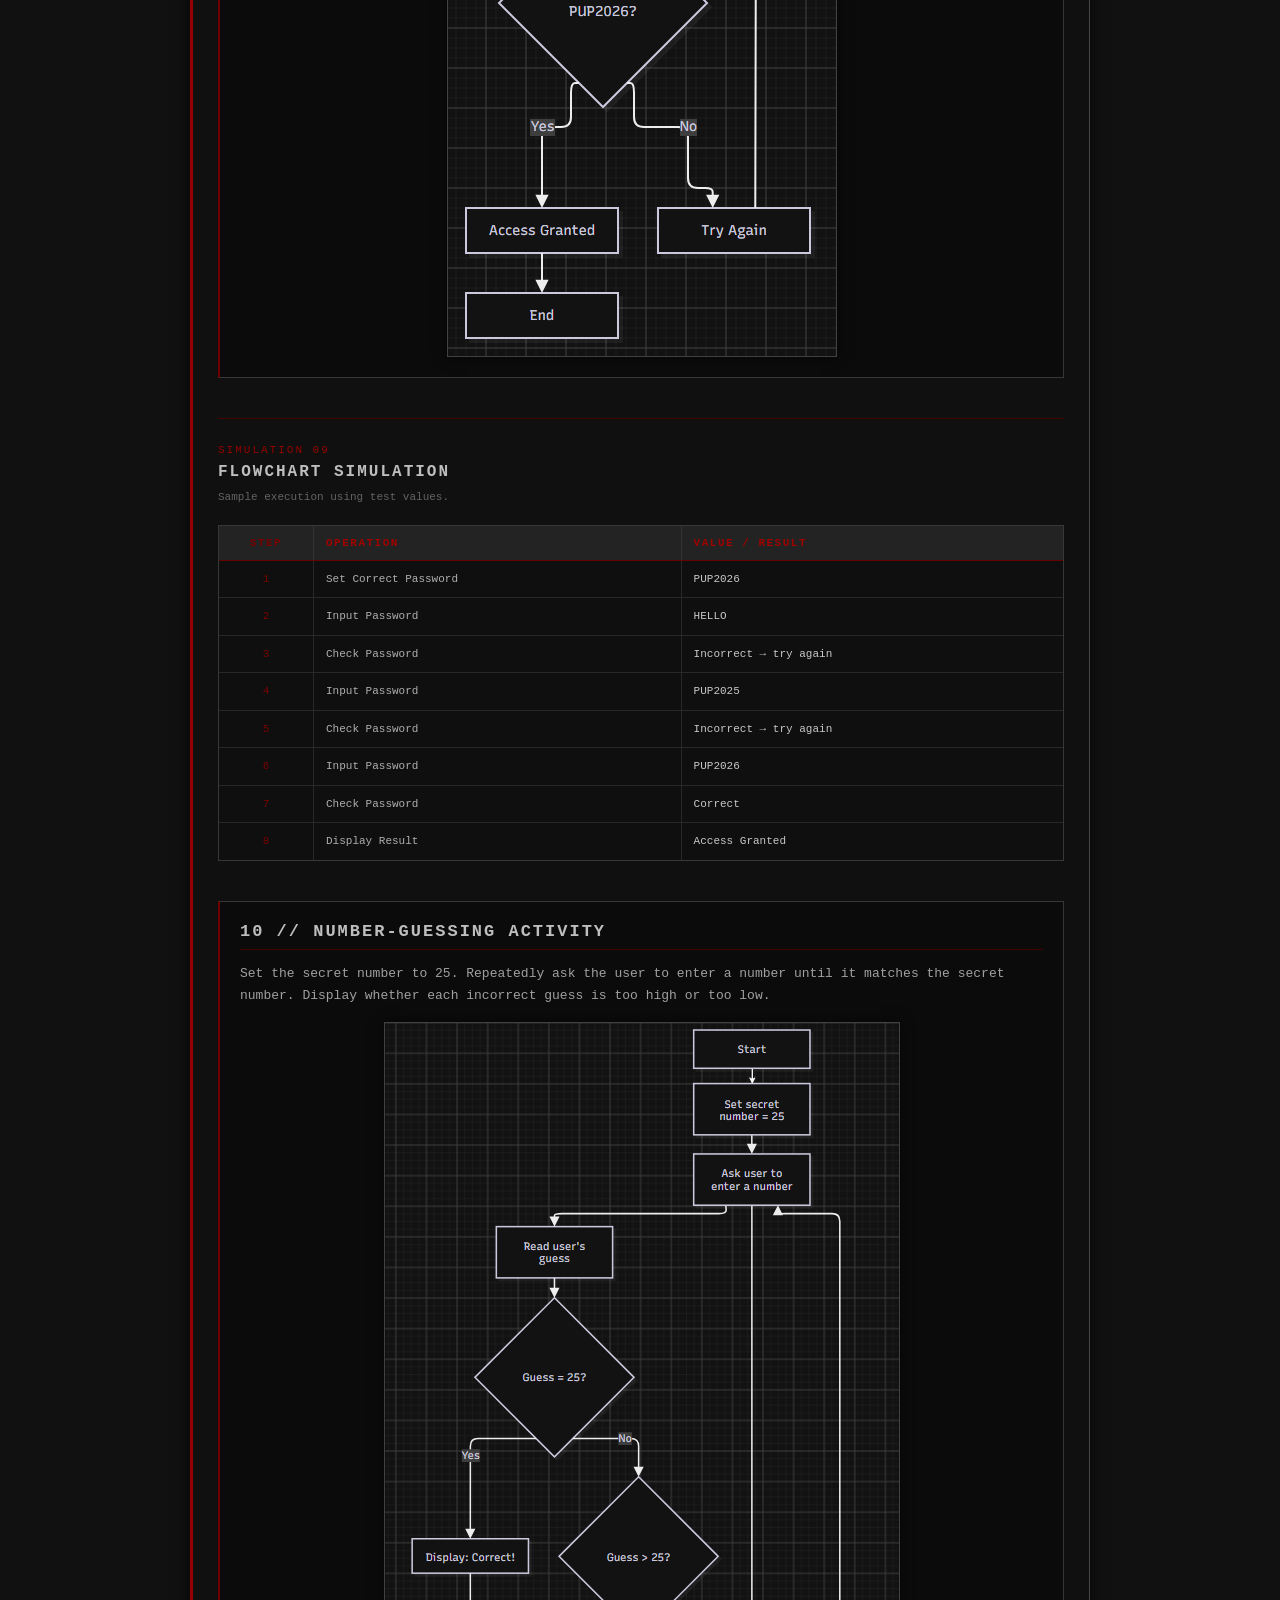
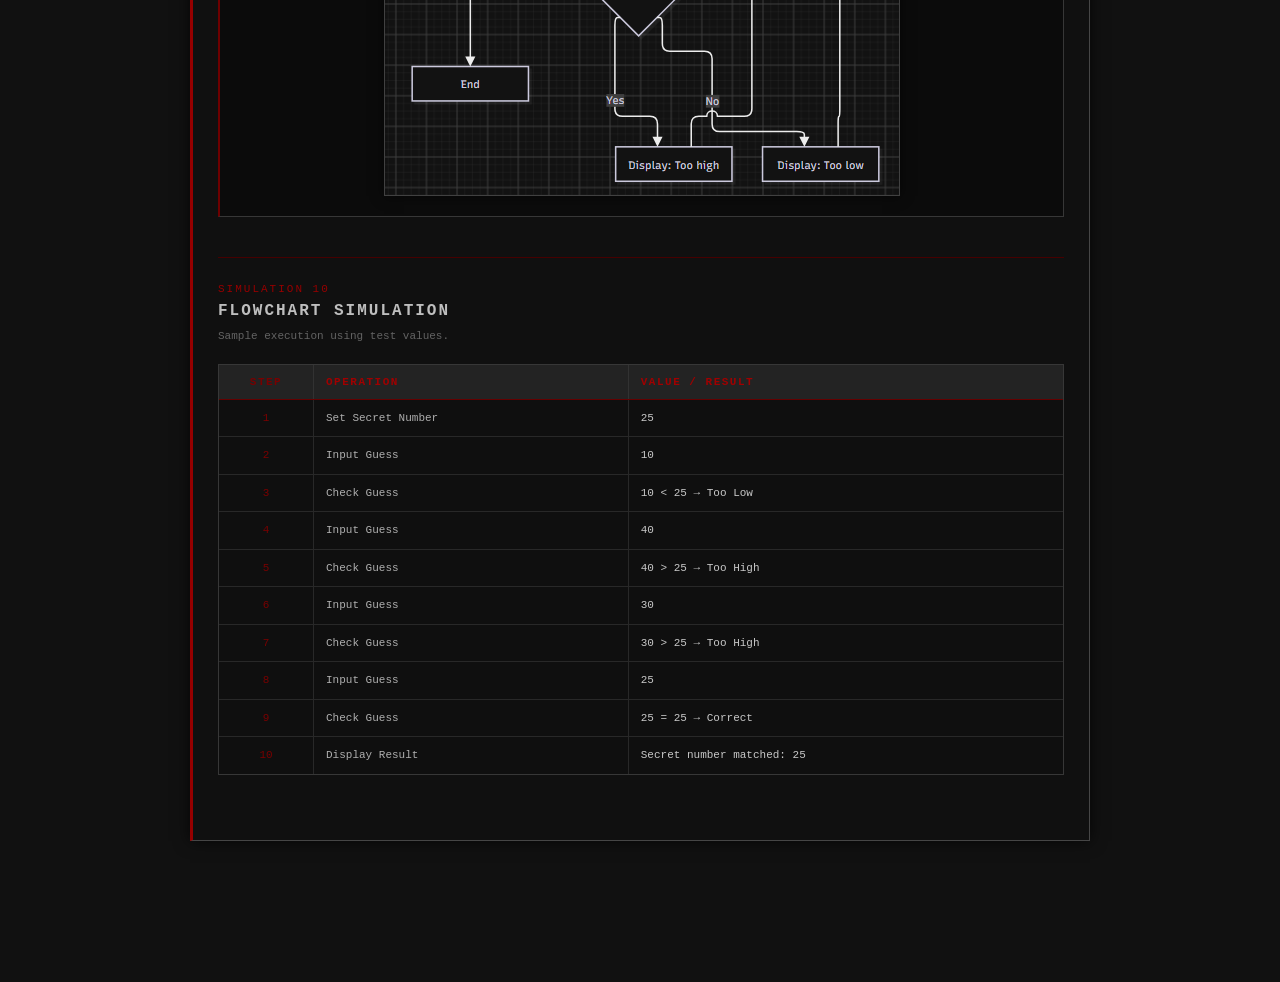
<file: documents/activity 1/folder 1/document 3.html>
<!DOCTYPE html>

<html lang="en">
<head>
<meta charset="utf-8"/>
<meta content="width=device-width, initial-scale=1.0" name="viewport"/>
<title>Document 3</title>
<!-- DOCUMENT 1 CSS -->
<link href="document 3.css" rel="stylesheet"/>
<!-- NAVBAR CSS -->
<link href="../../../navbar/navbar.css" rel="stylesheet"/>
</head>
<body>
<!-- =========================
         NAVIGATION BAR
         ========================= -->
<nav class="navbar">
<!-- LOGO -->
<button class="logo-button" id="logoButton">
<span class="logo-stage">
<img alt="MTF Logo" class="logo-image logo-active" id="logoImage1" src="../../../images/mtf.png"/>
<img alt="RRH Logo" class="logo-image" id="logoImage2" src="../../../images/rrh.png"/>
</span>
</button>
<!-- NAVIGATION LINKS -->
<div class="nav-links">
<a href="../../../index.html">
                HOME
            </a>
<a href="../../../Database.html">
                DATABASE
            </a>
<a href="https://anon-masked.github.io/Google-sites/index.html">
                ARCHIVES
            </a>
<a href="#">
                PERSONNEL
            </a>
</div>
<!-- HELP -->
<div class="help-container">
<button class="help-button" id="helpButton">
                HELP
            </button>
<div class="help-dropdown" id="helpDropdown">
<div class="audio-title">
                    AUDIO CONTROL
                </div>
<div class="audio-controls">
<button class="music-toggle" id="musicToggle">
                        ▶
                    </button>
<span id="musicStatus">
                        MUSIC
                    </span>
</div>
<div class="volume-container">
<span class="volume-label">
                        VOL
                    </span>
<input id="volumeSlider" max="1" min="0" step="0.01" type="range" value="0.35"/>
</div>
</div>
</div>
</nav>
<!-- =========================
         BACKGROUND MUSIC
         ========================= -->
<audio id="backgroundMusic" loop="" src="../../../Sound effects/scp main ambience.mp3"></audio>
<!-- =========================
         CORNER BINARY
         ========================= -->
<div class="binary binary-top-left"></div>
<div class="binary binary-top-right"></div>
<!-- =========================
         DOCUMENT 1 CONTENT
         ========================= -->
<main class="document-page">
<!-- DOCUMENT HEADER -->
<section class="document-header scp-panel">
<div class="archive-label">
                FOUNDATION DATABASE
            </div>
<h1>
                LOOP FLOWCHARTS
            </h1>
<p>
                SCP - Kenzo was tasked by their Professor with creating Loop flowcharts.
            </p>
</section>
<!-- =========================
             DOCUMENT BODY
             ========================= -->
<section class="document-body scp-panel">
<h2>
                DIT 1-1
            </h2>
<!-- =========================
                 FLOWCHART 01
                 ========================= -->
<div class="flowchart-entry">
<h2>01 // PRINT YOUR NAME</h2>
<p class="assignment-text">Input a name and display it five times.</p>
<img alt="Flowchart 1" class="flowchart-image" src="../../../images/activity 3/fc 3.1.png"/>
</div>
<!-- =========================
     SIMULATION 01
     ========================= -->
<section class="simulation-section">
<div class="simulation-header">
<span class="simulation-label">SIMULATION 01</span>
<h3>FLOWCHART SIMULATION</h3>
<p>Sample execution using test values.</p>
</div>
<div class="simulation-table-wrapper">
<table class="simulation-table">
<thead>
<tr>
<th>STEP</th>
<th>OPERATION</th>
<th>VALUE / RESULT</th>
</tr>
</thead>
<tbody><tr><td>1</td><td>Input Name</td><td>Kenzo</td></tr><tr><td>2</td><td>Print Name</td><td>Kenzo</td></tr><tr><td>3</td><td>Print Name</td><td>Kenzo</td></tr><tr><td>4</td><td>Print Name</td><td>Kenzo</td></tr><tr><td>5</td><td>Print Name</td><td>Kenzo</td></tr><tr><td>6</td><td>Print Name</td><td>Kenzo</td></tr><tr><td>7</td><td>Display Result</td><td>Kenzo printed 5 times</td></tr></tbody>
</table>
</div>
</section>
<!-- =========================
                 FLOWCHART 02
                 ========================= -->
<div class="flowchart-entry">
<h2>02 // NUMBERS FROM 1 TO 10</h2>
<p class="assignment-text">Display the numbers from 1 to 10.</p>
<img alt="Flowchart 2" class="flowchart-image" src="../../../images/activity 3/fc 3.2.png"/>
</div>
<!-- =========================
     SIMULATION 02
     ========================= -->
<section class="simulation-section">
<div class="simulation-header">
<span class="simulation-label">SIMULATION 02</span>
<h3>FLOWCHART SIMULATION</h3>
<p>Sample execution using test values.</p>
</div>
<div class="simulation-table-wrapper">
<table class="simulation-table">
<thead>
<tr>
<th>STEP</th>
<th>OPERATION</th>
<th>VALUE / RESULT</th>
</tr>
</thead>
<tbody><tr><td>1</td><td>Initialize Counter</td><td>i = 1</td></tr><tr><td>2</td><td>Check Condition</td><td>1 ≤ 10 → True</td></tr><tr><td>3</td><td>Print Number</td><td>1</td></tr><tr><td>4</td><td>Increment Counter</td><td>i = 2</td></tr><tr><td>5</td><td>Print Number</td><td>2</td></tr><tr><td>6</td><td>Increment Counter</td><td>i = 3</td></tr><tr><td>7</td><td>Print Number</td><td>3</td></tr><tr><td>8</td><td>Increment Counter</td><td>i = 4</td></tr><tr><td>9</td><td>Print Number</td><td>4</td></tr><tr><td>10</td><td>Increment Counter</td><td>i = 5</td></tr><tr><td>11</td><td>Print Number</td><td>5</td></tr><tr><td>12</td><td>Increment Counter</td><td>i = 6</td></tr><tr><td>13</td><td>Print Number</td><td>6</td></tr><tr><td>14</td><td>Increment Counter</td><td>i = 7</td></tr><tr><td>15</td><td>Print Number</td><td>7</td></tr><tr><td>16</td><td>Increment Counter</td><td>i = 8</td></tr><tr><td>17</td><td>Print Number</td><td>8</td></tr><tr><td>18</td><td>Increment Counter</td><td>i = 9</td></tr><tr><td>19</td><td>Print Number</td><td>9</td></tr><tr><td>20</td><td>Increment Counter</td><td>i = 10</td></tr><tr><td>21</td><td>Print Number</td><td>10</td></tr><tr><td>22</td><td>Increment Counter</td><td>i = 11</td></tr><tr><td>23</td><td>Check Condition</td><td>11 ≤ 10 → False</td></tr><tr><td>24</td><td>Display Result</td><td>1, 2, 3, 4, 5, 6, 7, 8, 9, 10</td></tr></tbody>
</table>
</div>
</section>
<!-- =========================
                 FLOWCHART 03
                 ========================= -->
<div class="flowchart-entry">
<h2>03 // EVEN NUMBERS</h2>
<p class="assignment-text">Display all even numbers from 2 to 20.</p>
<img alt="Flowchart 3" class="flowchart-image" src="../../../images/activity 3/fc 3.3.png"/>
</div>
<!-- =========================
     SIMULATION 03
     ========================= -->
<section class="simulation-section">
<div class="simulation-header">
<span class="simulation-label">SIMULATION 03</span>
<h3>FLOWCHART SIMULATION</h3>
<p>Sample execution using test values.</p>
</div>
<div class="simulation-table-wrapper">
<table class="simulation-table">
<thead>
<tr>
<th>STEP</th>
<th>OPERATION</th>
<th>VALUE / RESULT</th>
</tr>
</thead>
<tbody><tr><td>1</td><td>Initialize Counter</td><td>i = 2</td></tr><tr><td>2</td><td>Check Condition</td><td>2 ≤ 20 → True</td></tr><tr><td>3</td><td>Print Even Number</td><td>2</td></tr><tr><td>4</td><td>Increment Counter</td><td>i = 4</td></tr><tr><td>5</td><td>Print Even Number</td><td>4</td></tr><tr><td>6</td><td>Increment Counter</td><td>i = 6</td></tr><tr><td>7</td><td>Print Even Number</td><td>6</td></tr><tr><td>8</td><td>Increment Counter</td><td>i = 8</td></tr><tr><td>9</td><td>Print Even Number</td><td>8</td></tr><tr><td>10</td><td>Increment Counter</td><td>i = 10</td></tr><tr><td>11</td><td>Print Even Number</td><td>10</td></tr><tr><td>12</td><td>Increment Counter</td><td>i = 12</td></tr><tr><td>13</td><td>Print Even Number</td><td>12</td></tr><tr><td>14</td><td>Increment Counter</td><td>i = 14</td></tr><tr><td>15</td><td>Print Even Number</td><td>14</td></tr><tr><td>16</td><td>Increment Counter</td><td>i = 16</td></tr><tr><td>17</td><td>Print Even Number</td><td>16</td></tr><tr><td>18</td><td>Increment Counter</td><td>i = 18</td></tr><tr><td>19</td><td>Print Even Number</td><td>18</td></tr><tr><td>20</td><td>Increment Counter</td><td>i = 20</td></tr><tr><td>21</td><td>Print Even Number</td><td>20</td></tr><tr><td>22</td><td>Increment Counter</td><td>i = 22</td></tr><tr><td>23</td><td>Check Condition</td><td>22 ≤ 20 → False</td></tr><tr><td>24</td><td>Display Result</td><td>2, 4, 6, 8, 10, 12, 14, 16, 18, 20</td></tr></tbody>
</table>
</div>
</section>
<!-- =========================
                 FLOWCHART 04
                 ========================= -->
<div class="flowchart-entry">
<h2>04 // SUM OF NUMBERS</h2>
<p class="assignment-text">Input a positive integer N. Compute and display the sum of all integers from 1 to N.</p>
<img alt="Flowchart 4" class="flowchart-image" src="../../../images/activity 3/fc 3.4.png"/>
</div>
<!-- =========================
     SIMULATION 04
     ========================= -->
<section class="simulation-section">
<div class="simulation-header">
<span class="simulation-label">SIMULATION 04</span>
<h3>FLOWCHART SIMULATION</h3>
<p>Sample execution using test values.</p>
</div>
<div class="simulation-table-wrapper">
<table class="simulation-table">
<thead>
<tr>
<th>STEP</th>
<th>OPERATION</th>
<th>VALUE / RESULT</th>
</tr>
</thead>
<tbody><tr><td>1</td><td>Input N</td><td>N = 5</td></tr><tr><td>2</td><td>Initialize Sum</td><td>Sum = 0</td></tr><tr><td>3</td><td>Add 1</td><td>Sum = 0 + 1 = 1</td></tr><tr><td>4</td><td>Add 2</td><td>Sum = 1 + 2 = 3</td></tr><tr><td>5</td><td>Add 3</td><td>Sum = 3 + 3 = 6</td></tr><tr><td>6</td><td>Add 4</td><td>Sum = 6 + 4 = 10</td></tr><tr><td>7</td><td>Add 5</td><td>Sum = 10 + 5 = 15</td></tr><tr><td>8</td><td>Display Sum</td><td>15</td></tr></tbody>
</table>
</div>
</section>
<!-- =========================
                 FLOWCHART 05
                 ========================= -->
<div class="flowchart-entry">
<h2>05 // MULTIPLICATION TABLE</h2>
<p class="assignment-text">Input a number and display its multiplication table from 1 to 10.</p>
<img alt="Flowchart 5" class="flowchart-image" src="../../../images/activity 3/fc 3.5.png"/>
</div>
<!-- =========================
     SIMULATION 05
     ========================= -->
<section class="simulation-section">
<div class="simulation-header">
<span class="simulation-label">SIMULATION 05</span>
<h3>FLOWCHART SIMULATION</h3>
<p>Sample execution using test values.</p>
</div>
<div class="simulation-table-wrapper">
<table class="simulation-table">
<thead>
<tr>
<th>STEP</th>
<th>OPERATION</th>
<th>VALUE / RESULT</th>
</tr>
</thead>
<tbody><tr><td>1</td><td>Input Number</td><td>N = 7</td></tr><tr><td>2</td><td>Initialize Counter</td><td>i = 1</td></tr><tr><td>3</td><td>Compute Product</td><td>7 × 1 = 7</td></tr><tr><td>4</td><td>Compute Product</td><td>7 × 2 = 14</td></tr><tr><td>5</td><td>Compute Product</td><td>7 × 3 = 21</td></tr><tr><td>6</td><td>Compute Product</td><td>7 × 4 = 28</td></tr><tr><td>7</td><td>Compute Product</td><td>7 × 5 = 35</td></tr><tr><td>8</td><td>Compute Product</td><td>7 × 6 = 42</td></tr><tr><td>9</td><td>Compute Product</td><td>7 × 7 = 49</td></tr><tr><td>10</td><td>Compute Product</td><td>7 × 8 = 56</td></tr><tr><td>11</td><td>Compute Product</td><td>7 × 9 = 63</td></tr><tr><td>12</td><td>Compute Product</td><td>7 × 10 = 70</td></tr><tr><td>13</td><td>Display Table</td><td>7 × 1 through 7 × 10</td></tr></tbody>
</table>
</div>
</section>
<!-- =========================
                 FLOWCHART 06
                 ========================= -->
<div class="flowchart-entry">
<h2>06 // FACTORIAL OF A NUMBER</h2>
<p class="assignment-text">Input a nonnegative integer N. Compute and display its factorial. N! = 1 × 2 × 3 × ··· × N</p>
<img alt="Flowchart 6" class="flowchart-image" src="../../../images/activity 3/fc 3.6.png"/>
</div>
<!-- =========================
     SIMULATION 06
     ========================= -->
<section class="simulation-section">
<div class="simulation-header">
<span class="simulation-label">SIMULATION 06</span>
<h3>FLOWCHART SIMULATION</h3>
<p>Sample execution using test values.</p>
</div>
<div class="simulation-table-wrapper">
<table class="simulation-table">
<thead>
<tr>
<th>STEP</th>
<th>OPERATION</th>
<th>VALUE / RESULT</th>
</tr>
</thead>
<tbody><tr><td>1</td><td>Input N</td><td>N = 5</td></tr><tr><td>2</td><td>Initialize Factorial</td><td>Fact = 1</td></tr><tr><td>3</td><td>Multiply by 1</td><td>Fact = 1 × 1 = 1</td></tr><tr><td>4</td><td>Multiply by 2</td><td>Fact = 1 × 2 = 2</td></tr><tr><td>5</td><td>Multiply by 3</td><td>Fact = 2 × 3 = 6</td></tr><tr><td>6</td><td>Multiply by 4</td><td>Fact = 6 × 4 = 24</td></tr><tr><td>7</td><td>Multiply by 5</td><td>Fact = 24 × 5 = 120</td></tr><tr><td>8</td><td>Display Factorial</td><td>5! = 120</td></tr></tbody>
</table>
</div>
</section>
<!-- =========================
                 FLOWCHART 07
                 ========================= -->
<div class="flowchart-entry">
<h2>07 // GRADE AVERAGE</h2>
<p class="assignment-text">Input five grades. Compute and display their total and average.</p>
<img alt="Flowchart 7" class="flowchart-image" src="../../../images/activity 3/fc 3.7.png"/>
</div>
<!-- =========================
     SIMULATION 07
     ========================= -->
<section class="simulation-section">
<div class="simulation-header">
<span class="simulation-label">SIMULATION 07</span>
<h3>FLOWCHART SIMULATION</h3>
<p>Sample execution using test values.</p>
</div>
<div class="simulation-table-wrapper">
<table class="simulation-table">
<thead>
<tr>
<th>STEP</th>
<th>OPERATION</th>
<th>VALUE / RESULT</th>
</tr>
</thead>
<tbody><tr><td>1</td><td>Input Grades</td><td>80, 85, 90, 95, 100</td></tr><tr><td>2</td><td>Compute Total</td><td>80 + 85 + 90 + 95 + 100 = 450</td></tr><tr><td>3</td><td>Compute Average</td><td>450 ÷ 5 = 90</td></tr><tr><td>4</td><td>Display Total</td><td>450</td></tr><tr><td>5</td><td>Display Average</td><td>90</td></tr></tbody>
</table>
</div>
</section>
<!-- =========================
                 FLOWCHART 08
                 ========================= -->
<div class="flowchart-entry">
<h2>08 // COUNT POSITIVE AND NEGATIVE NUMBERS</h2>
<p class="assignment-text">Input ten numbers. Count and display how many are positive, negative, and zero.</p>
<img alt="Flowchart 8" class="flowchart-image" src="../../../images/activity 3/fc 3.8.png"/>
</div>
<!-- =========================
     SIMULATION 08
     ========================= -->
<section class="simulation-section">
<div class="simulation-header">
<span class="simulation-label">SIMULATION 08</span>
<h3>FLOWCHART SIMULATION</h3>
<p>Sample execution using test values.</p>
</div>
<div class="simulation-table-wrapper">
<table class="simulation-table">
<thead>
<tr>
<th>STEP</th>
<th>OPERATION</th>
<th>VALUE / RESULT</th>
</tr>
</thead>
<tbody><tr><td>1</td><td>Initialize Counters</td><td>Positive = 0, Negative = 0, Zero = 0</td></tr><tr><td>2</td><td>Input 10 Numbers</td><td>5, -2, 0, 8, -7, 3, 0, -1, 6, -4</td></tr><tr><td>3</td><td>Count 5</td><td>Positive = 1</td></tr><tr><td>4</td><td>Count -2</td><td>Negative = 1</td></tr><tr><td>5</td><td>Count 0</td><td>Zero = 1</td></tr><tr><td>6</td><td>Count 8</td><td>Positive = 2</td></tr><tr><td>7</td><td>Count -7</td><td>Negative = 2</td></tr><tr><td>8</td><td>Count 3</td><td>Positive = 3</td></tr><tr><td>9</td><td>Count 0</td><td>Zero = 2</td></tr><tr><td>10</td><td>Count -1</td><td>Negative = 3</td></tr><tr><td>11</td><td>Count 6</td><td>Positive = 4</td></tr><tr><td>12</td><td>Count -4</td><td>Negative = 4</td></tr><tr><td>13</td><td>Display Counts</td><td>Positive = 4, Negative = 4, Zero = 2</td></tr></tbody>
</table>
</div>
</section>
<!-- =========================
                 FLOWCHART 09
                 ========================= -->
<div class="flowchart-entry">
<h2>09 // PASSWORD VERIFICATION</h2>
<p class="assignment-text">Ask the user to enter a password repeatedly until the correct password, PUP2026, is entered. Display “Access Granted” afterward.</p>
<img alt="Flowchart 9" class="flowchart-image" src="../../../images/activity 3/fc 3.9.png"/>
</div>
<!-- =========================
     SIMULATION 09
     ========================= -->
<section class="simulation-section">
<div class="simulation-header">
<span class="simulation-label">SIMULATION 09</span>
<h3>FLOWCHART SIMULATION</h3>
<p>Sample execution using test values.</p>
</div>
<div class="simulation-table-wrapper">
<table class="simulation-table">
<thead>
<tr>
<th>STEP</th>
<th>OPERATION</th>
<th>VALUE / RESULT</th>
</tr>
</thead>
<tbody><tr><td>1</td><td>Set Correct Password</td><td>PUP2026</td></tr><tr><td>2</td><td>Input Password</td><td>HELLO</td></tr><tr><td>3</td><td>Check Password</td><td>Incorrect → try again</td></tr><tr><td>4</td><td>Input Password</td><td>PUP2025</td></tr><tr><td>5</td><td>Check Password</td><td>Incorrect → try again</td></tr><tr><td>6</td><td>Input Password</td><td>PUP2026</td></tr><tr><td>7</td><td>Check Password</td><td>Correct</td></tr><tr><td>8</td><td>Display Result</td><td>Access Granted</td></tr></tbody>
</table>
</div>
</section>
<!-- =========================
                 FLOWCHART 10
                 ========================= -->
<div class="flowchart-entry">
<h2>10 // NUMBER-GUESSING ACTIVITY</h2>
<p class="assignment-text">Set the secret number to 25. Repeatedly ask the user to enter a number until it matches the secret number. Display whether each incorrect guess is too high or too low.</p>
<img alt="Flowchart 10" class="flowchart-image" src="../../../images/activity 3/fc 3.10.png"/>
</div>
<!-- =========================
     SIMULATION 10
     ========================= -->
<section class="simulation-section">
<div class="simulation-header">
<span class="simulation-label">SIMULATION 10</span>
<h3>FLOWCHART SIMULATION</h3>
<p>Sample execution using test values.</p>
</div>
<div class="simulation-table-wrapper">
<table class="simulation-table">
<thead>
<tr>
<th>STEP</th>
<th>OPERATION</th>
<th>VALUE / RESULT</th>
</tr>
</thead>
<tbody><tr><td>1</td><td>Set Secret Number</td><td>25</td></tr><tr><td>2</td><td>Input Guess</td><td>10</td></tr><tr><td>3</td><td>Check Guess</td><td>10 &lt; 25 → Too Low</td></tr><tr><td>4</td><td>Input Guess</td><td>40</td></tr><tr><td>5</td><td>Check Guess</td><td>40 &gt; 25 → Too High</td></tr><tr><td>6</td><td>Input Guess</td><td>30</td></tr><tr><td>7</td><td>Check Guess</td><td>30 &gt; 25 → Too High</td></tr><tr><td>8</td><td>Input Guess</td><td>25</td></tr><tr><td>9</td><td>Check Guess</td><td>25 = 25 → Correct</td></tr><tr><td>10</td><td>Display Result</td><td>Secret number matched: 25</td></tr></tbody>
</table>
</div>
</section>
<!-- =========================
         NAVBAR JAVASCRIPT
         ========================= -->
<script src="../../../navbar/navbar.js"></script>
<script src="document 3.js"></script>
</section></main></body>
</html>
</file>
<file: main.css>
/* =========================================================
   PAGE
   ========================================================= */

html,
body {

    margin: 0;
    padding: 0;

    scrollbar-width: none;

    -ms-overflow-style: none;

}


html::-webkit-scrollbar,
body::-webkit-scrollbar {

    width: 0 !important;
    height: 0 !important;

    display: none !important;

}


* {

    font-family:
        Verdana,
        Geneva,
        Tahoma,
        sans-serif !important;

}


body {

    background-color: #111;

}


/* =========================================================
   MAIN BACKGROUND IMAGE
   ========================================================= */

body::before {

    content: "";

    position: fixed;

    inset: 0;

    background-image:
        url("images/scp.jpg");

    background-size: 90%;

    background-position: center;

    background-repeat: no-repeat;

    background-attachment: fixed;

    background-color: #191919;

    z-index: -10;

    animation:
        backgroundEntrance 4s ease-out forwards;

}


/* =========================================================
   BINARY
   ========================================================= */

.binary {

    position: fixed;

    color: red;

    font-family: monospace !important;

    font-size: 12px;

    line-height: 1.25;

    white-space: pre;

    pointer-events: none;

    text-shadow:
        0 0 4px red;

    z-index: 10;

    opacity: 0;

    animation:
        binaryEntrance 2s ease-out 0.5s forwards;

}


/* =========================================================
   TOP RIGHT BINARY
   ========================================================= */

.binary-top-right {

    top: 0;

    right: 0;

    width: 350px;

    text-align: right;

}


/* =========================================================
   BOTTOM LEFT BINARY
   ========================================================= */

.binary-bottom-left {

    bottom: 0;

    left: 0;

    width: 300px;

    text-align: left;

}


/* =========================================================
   PAGE CONTENT
   ========================================================= */

.page-content {

    position: relative;

    z-index: 5;

    padding-top: 0;

}


/* =========================================================
   ANIMATIONS
   ========================================================= */

@keyframes backgroundEntrance {

    from {

        opacity: 0;

    }

    to {

        opacity: 1;

    }

}


@keyframes binaryEntrance {

    from {

        opacity: 0;

    }

    to {

        opacity: 0.65;

    }

}


/* =========================================================
   SINGLE PAGE SECTIONS
   ========================================================= */

.site-page {

    display: none;

    position: relative;

    margin: 0;

    padding: 0;

}


.site-page.active {

    display: block;

}


/* =========================================================
   DATABASE PAGE
   ========================================================= */

#database {

    position: relative;

    width: 100%;

    margin: 0;

    padding: 0;

    z-index: 5;

    background: transparent;

}


/* =========================================================
   DATABASE BACKGROUND SLAB
   =========================================================

   THIS IS THE ONLY DATABASE BACKGROUND.

   The slab is separate from the database content.

   It starts directly underneath the navbar
   and drops downward when DATABASE opens.

   Navbar = 60px
   Slab begins = 60px
   ========================================================= */

.database-background {

    position: fixed;

    top: 60px;

    left: 0;

    width: 100%;

    height: calc(100vh - 60px);

    background:
        rgb(17, 17, 17);

    border-top:
        1px solid rgb(45, 45, 45);

    box-sizing: border-box;

    z-index: 1;

    transform-origin: top center;

    transform:
        scaleY(0);

    opacity: 0;

    pointer-events: none;

    transition:
        transform 0.55s cubic-bezier(.22, .61, .36, 1) 0.38s,
        opacity 0.2s ease 0.38s;

}


/* =========================================================
   OPEN DATABASE BACKGROUND
   ========================================================= */

body.database-mode .database-background {

    transform:
        scaleY(1);

    opacity: 1;

}


/* =========================================================
   DATABASE CONTENT CONTAINER
   ========================================================= */

.database-page {

    position: relative;

    z-index: 5;

    width: 900px;

    max-width: 90%;

    margin-left: auto;

    margin-right: auto;

    padding-top: 70px;

    padding-bottom: 100px;

    background: transparent;

    opacity: 0;

    transform:
        translateY(-18px);

    transition:
        opacity 0.35s ease,
        transform 0.45s ease;

}


/* =========================================================
   DATABASE CONTENT ENTERS FIRST
   ========================================================= */

body.database-mode .database-page {

    opacity: 1;

    transform:
        translateY(0);

}


/* =========================================================
   DATABASE HEADER
   ========================================================= */

.database-header {

    padding: 20px 25px;

    margin-bottom: 25px;

    background: transparent;

    border:
        1px solid rgba(100, 100, 100, 0.7);

    border-left:
        3px solid rgb(150, 0, 0);

    box-shadow: none;

}


.database-label {

    color:
        rgb(150, 0, 0);

    font-family:
        monospace !important;

    font-size: 12px;

    letter-spacing: 3px;

    margin-bottom: 8px;

}


.database-header h1 {

    color:
        rgb(210, 210, 210);

    font-size: 28px;

    letter-spacing: 3px;

    margin:
        0 0 8px 0;

}


.database-header p {

    color:
        rgb(160, 160, 160);

    font-family:
        monospace !important;

    font-size: 13px;

    margin: 0;

}


/* =========================================================
   DATABASE FOLDER
   ========================================================= */

.database-folder {

    position: relative;

    width: 100%;

    z-index: 5;

    background: transparent;

}


/* =========================================================
   REDACTED OVERLAY
   ========================================================= */

.redacted-overlay {

    position: absolute;

    top: 0;

    left: 0;

    width: 100%;

    height: 55px;

    background:
        rgb(0, 0, 0);

    display: flex;

    align-items: center;

    justify-content: center;

    z-index: 20;

    transition:
        opacity 0.45s ease,
        transform 0.45s ease;

}


.redacted-overlay.hidden {

    opacity: 0;

    transform:
        translateY(-15px);

    pointer-events: none;

}


#redactedButton {

    background: none;

    border: none;

    color: white;

    font-family:
        monospace !important;

    font-size: 14px;

    letter-spacing: 3px;

    cursor: pointer;

    padding: 10px 20px;

    transition:
        color 0.25s ease,
        text-shadow 0.25s ease;

}


#redactedButton:hover {

    color:
        rgb(220, 0, 0);

    text-shadow:
        0 0 5px rgb(150, 0, 0),
        0 0 10px rgb(100, 0, 0);

}


/* =========================================================
   DATABASE TABS
   ========================================================= */

.database-tabs {

    display: flex;

    align-items: flex-end;

    gap: 5px;

    padding-left: 12px;

    position: relative;

    z-index: 10;

    background: transparent;

}


.database-tab {

    position: relative;

    padding: 12px 18px;

    background: transparent;

    color:
        rgb(150, 150, 150);

    border:
        1px solid rgba(100, 100, 100, 0.7);

    border-bottom: none;

    font-family:
        monospace !important;

    font-size: 12px;

    letter-spacing: 1px;

    cursor: pointer;

    transition:
        color 0.25s ease,
        background 0.25s ease,
        border-color 0.25s ease;

}


.database-tab:hover {

    color:
        rgb(220, 220, 220);

    background: transparent;

    border-color:
        rgb(120, 0, 0);

}


.database-tab.active {

    color:
        rgb(230, 230, 230);

    background: transparent;

    border-color:
        rgb(150, 0, 0);

    border-top:
        2px solid rgb(180, 0, 0);

    z-index: 11;

}


/* =========================================================
   DATABASE PANEL
   ========================================================= */

.database-panel {

    position: relative;

    z-index: 5;

    background: transparent;

    border:
        1px solid rgba(100, 100, 100, 0.7);

    border-left:
        3px solid rgb(150, 0, 0);

    box-shadow: none;

    overflow: hidden;

}


/* =========================================================
   DATABASE SECTIONS
   ========================================================= */

.database-section {

    display: block;

    padding: 0 30px;

    max-height: 0;

    opacity: 0;

    overflow: hidden;

    transform:
        translateY(-25px);

    background: transparent;

    transition:
        max-height 0.55s cubic-bezier(.22, .61, .36, 1),
        opacity 0.35s ease,
        transform 0.55s cubic-bezier(.22, .61, .36, 1),
        padding 0.55s cubic-bezier(.22, .61, .36, 1);

}


.database-section.active {

    max-height: 1500px;

    opacity: 1;

    padding:
        30px;

    transform:
        translateY(0);

    background: transparent;

}


/* =========================================================
   SECTION HEADER
   ========================================================= */

.section-label {

    color:
        rgb(170, 0, 0);

    font-family:
        monospace !important;

    font-size: 11px;

    letter-spacing: 3px;

    margin-bottom: 8px;

}


.database-section h2 {

    color:
        rgb(220, 220, 220);

    font-family:
        monospace !important;

    font-size: 21px;

    letter-spacing: 2px;

    border-bottom:
        1px solid rgba(120, 0, 0, 0.8);

    padding-bottom: 10px;

    margin:
        0 0 12px 0;

}


.classified-line {

    color:
        rgb(150, 150, 150);

    font-family:
        monospace !important;

    font-size: 11px;

    letter-spacing: 1px;

    margin-bottom: 25px;

}


/* =========================================================
   INFORMATION GRID
   ========================================================= */

.information-grid {

    display: grid;

    grid-template-columns:
        repeat(2, 1fr);

    gap: 12px;

    margin-bottom: 25px;

}


.information-box {

    display: flex;

    flex-direction: column;

    gap: 8px;

    min-height: 80px;

    padding: 15px;

    background: transparent;

    border:
        1px solid rgba(100, 100, 100, 0.65);

    border-left:
        2px solid rgb(100, 0, 0);

    transition:
        border-color 0.25s ease,
        background 0.25s ease;

}


.information-box:hover {

    background: transparent;

    border-color:
        rgba(130, 130, 130, 0.8);

    border-left-color:
        rgb(180, 0, 0);

}


.information-label {

    color:
        rgb(135, 135, 135);

    font-family:
        monospace !important;

    font-size: 10px;

    letter-spacing: 2px;

}


.information-value {

    color:
        rgb(205, 205, 205);

    font-family:
        monospace !important;

    font-size: 12px;

    line-height: 1.5;

}


/* =========================================================
   DATABASE TEXT
   ========================================================= */

.database-text {

    padding-top: 5px;

    background: transparent;

}


.database-text h3 {

    color:
        rgb(170, 0, 0);

    font-family:
        monospace !important;

    font-size: 13px;

    letter-spacing: 2px;

    margin:
        0 0 10px 0;

}


.database-text p {

    color:
        rgb(165, 165, 165);

    font-family:
        monospace !important;

    font-size: 13px;

    line-height: 1.7;

    margin: 0;

}


/* =========================================================
   OTHER PAGES
   ========================================================= */

#home,
#archives,
#personnel,
#diary {

    position: relative;

    z-index: 5;

}


/* =========================================================
   DATABASE RESET VISUAL STATE
   ========================================================= */

#database:not(.active) .database-page {

    opacity: 0;

    transform:
        translateY(-18px);

}


/* =========================================================
   MOBILE
   ========================================================= */

@media (max-width: 700px) {


    .database-page {

        width: auto;

        max-width: 94%;

        padding-top: 70px;

        padding-bottom: 70px;

    }


    .database-tabs {

        display: flex;

        flex-wrap: wrap;

        gap: 3px;

        padding-left: 5px;

    }


    .database-tab {

        padding:
            10px 11px;

        font-size: 10px;

    }


    .database-section {

        padding:
            0 20px;

    }


    .database-section.active {

        padding:
            20px;

    }


    .information-grid {

        grid-template-columns:
            1fr;

    }


    .database-header h1 {

        font-size: 22px;

    }

}

/* =========================================================
   ARCHIVES PAGE
   ========================================================= */

.archive-page {
    position: relative;
    width: 900px;
    max-width: 90%;
    margin: 0 auto;
    padding-top: 100px;
    padding-bottom: 100px;
    box-sizing: border-box;
}


/* ARCHIVE HEADER */

.archive-header {
    margin-bottom: 30px;
    padding: 20px 25px;

    background: rgba(17, 17, 17, 0.88);

    border-left: 3px solid rgb(150, 0, 0);
    border-top: 1px solid rgb(70, 70, 70);
    border-right: 1px solid rgb(70, 70, 70);
    border-bottom: 1px solid rgb(70, 70, 70);

    box-shadow: 0 0 15px rgba(0, 0, 0, 0.7);

    box-sizing: border-box;
}


.archive-label {
    color: rgb(150, 0, 0);

    font-family: monospace !important;
    font-size: 12px;

    letter-spacing: 3px;

    margin-bottom: 8px;
}


.archive-header h1 {
    color: rgb(210, 210, 210);

    font-size: 28px;
    letter-spacing: 3px;

    margin: 0 0 8px 0;
}


.archive-header p {
    color: rgb(140, 140, 140);

    font-family: monospace !important;
    font-size: 13px;

    margin: 0;
}


/* DOCUMENT GRID */

.archive-grid {
    display: grid;

    grid-template-columns: repeat(2, 1fr);

    gap: 14px;
}


/* DOCUMENT */

.archive-document {
    position: relative;

    display: flex;
    align-items: center;

    width: 100%;
    min-height: 85px;

    padding: 15px 18px;

    box-sizing: border-box;

    background:
        linear-gradient(
            135deg,
            rgba(45, 45, 45, 0.95),
            rgba(20, 20, 20, 0.95)
        );

    border: 1px solid rgb(75, 75, 75);

    color: rgb(190, 190, 190);

    text-align: left;

    cursor: pointer;

    text-decoration: none;

    transition:
        background 0.25s ease,
        border-color 0.25s ease,
        transform 0.25s ease,
        box-shadow 0.25s ease;
}


/* RED DOCUMENT EDGE */

.archive-document::before {
    content: "";

    position: absolute;

    left: 0;
    top: 0;

    width: 3px;
    height: 100%;

    background: rgb(100, 0, 0);

    transition:
        background 0.25s ease,
        box-shadow 0.25s ease;
}


/* DOCUMENT ICON */

.document-icon {
    display: flex;

    align-items: center;
    justify-content: center;

    width: 42px;
    height: 48px;

    margin-right: 15px;

    color: rgb(150, 0, 0);

    font-size: 30px;

    border: 1px solid rgb(80, 80, 80);

    background: rgb(25, 25, 25);

    flex-shrink: 0;
}


/* DOCUMENT TEXT */

.document-info {
    display: flex;

    flex-direction: column;

    gap: 6px;

    min-width: 0;
}


.document-info strong {
    color: rgb(200, 200, 200);

    font-family: monospace !important;

    font-size: 14px;

    letter-spacing: 1px;
}


.document-info small {
    color: rgb(110, 110, 110);

    font-family: monospace !important;

    font-size: 10px;

    letter-spacing: 1px;
}


/* ARROW */

.document-arrow {
    margin-left: auto;

    color: rgb(100, 100, 100);

    font-size: 20px;

    transition:
        color 0.25s ease,
        transform 0.25s ease;
}


/* HOVER */

.archive-document:hover {
    background:
        linear-gradient(
            135deg,
            rgba(65, 30, 30, 0.95),
            rgba(25, 20, 20, 0.95)
        );

    border-color: rgb(110, 0, 0);

    transform: translateX(5px);

    box-shadow:
        0 0 12px rgba(100, 0, 0, 0.35);
}


.archive-document:hover::before {
    background: rgb(180, 0, 0);

    box-shadow:
        0 0 8px rgba(180, 0, 0, 0.8);
}


.archive-document:hover .document-icon {
    color: rgb(200, 0, 0);

    border-color: rgb(120, 0, 0);
}


.archive-document:hover .document-arrow {
    color: rgb(190, 0, 0);

    transform: translateX(5px);
}


/* ARCHIVE BINARY */

.binary-top-left {
    top: 0;
    left: 0;

    width: 350px;

    text-align: left;
}


/*
   The standalone Archives page did not have
   the bottom-left binary, so hide it while
   Archives is active.
*/

body.archives-mode .binary-bottom-left {
    display: none;
}


/*
   The standalone Archives page has the
   top-left binary.
*/

body:not(.archives-mode) .binary-top-left {
    display: none;
}


/* MOBILE */

@media (max-width: 700px) {

    .archive-page {
        max-width: 94%;
    }

    .archive-grid {
        grid-template-columns: 1fr;
    }

}
</file>
<file: navbar/navbar.css>
/* =========================
   NAVIGATION BAR
   ========================= */

* { font-family: Verdana, Geneva, Tahoma, sans-serif !important; }

.navbar {
    position: fixed;
    top: 0;
    left: 0;
    width: 100%;
    height: 60px;

    display: flex;
    align-items: center;

    background: rgb(94, 92, 92);
    box-sizing: border-box;
    padding: 0 25px;

    z-index: 100;

    

}


/* =========================
   LOGO
   ========================= */

.logo-button {
    width: 50px;
    height: 50px;

    padding: 0;
    border: none;
    background: none;

    cursor: pointer;

    display: flex;
    align-items: center;
    justify-content: center;
}

.logo-button img {
    width: 45px;
    height: 45px;

    object-fit: contain;
    display: block;
}


/* =========================
   LOGO SPIN
   ========================= */

/* =========================
   LOGO TRANSFORMATION
   ========================= */

.logo-button {
    width: 50px;
    height: 50px;
    padding: 0;
    border: none;
    background: none;
    cursor: pointer;
    display: flex;
    align-items: center;
    justify-content: center;
}

.logo-stage {
    position: relative;
    width: 45px;
    height: 45px;
    display: block;
}

.logo-image {
    position: absolute;
    top: 0;
    left: 0;

    width: 45px;
    height: 45px;

    object-fit: contain;

    opacity: 0;
    transform: rotate(0deg);
    filter: blur(0px);

    pointer-events: none;
}

/* Initial logo */

.logo-image.logo-active {
    opacity: 1;
}


/* =========================
   MTF → RRH
   ========================= */

.logo-button.transforming-forward
.logo-image.logo-active {
    animation: mtfDisappear 1.8s ease-in forwards;
}

.logo-button.transforming-forward
.logo-image:not(.logo-active) {
    animation: rrhAppear 1.8s ease-out forwards;
}


/* MTF slows down → accelerates → blurs → disappears */

@keyframes mtfDisappear {

    0% {
        opacity: 1;
        transform: rotate(0deg);
        filter: blur(0px);
    }

    25% {
        opacity: 1;
        transform: rotate(90deg);
        filter: blur(0px);
    }

    50% {
        opacity: 0.95;
        transform: rotate(300deg);
        filter: blur(1px);
    }

    70% {
        opacity: 0.7;
        transform: rotate(650deg);
        filter: blur(3px);
    }

    85% {
        opacity: 0.35;
        transform: rotate(950deg);
        filter: blur(6px);
    }

    100% {
        opacity: 0;
        transform: rotate(1200deg);
        filter: blur(10px);
    }
}


/* RRH spins in while fading into view */

@keyframes rrhAppear {

    0% {
        opacity: 0;
        transform: rotate(-300deg);
        filter: blur(10px);
    }

    25% {
        opacity: 0.15;
        transform: rotate(-200deg);
        filter: blur(7px);
    }

    50% {
        opacity: 0.45;
        transform: rotate(-100deg);
        filter: blur(4px);
    }

    75% {
        opacity: 0.8;
        transform: rotate(-35deg);
        filter: blur(1px);
    }

    100% {
        opacity: 1;
        transform: rotate(0deg);
        filter: blur(0px);
    }
}


/* =========================
   RRH → MTF
   ========================= */

.logo-button.transforming-back
.logo-image.logo-active {
    animation: rrhDisappear 1.8s ease-in forwards;
}

.logo-button.transforming-back
.logo-image:not(.logo-active) {
    animation: mtfAppear 1.8s ease-out forwards;
}


@keyframes rrhDisappear {

    0% {
        opacity: 1;
        transform: rotate(0deg);
        filter: blur(0px);
    }

    25% {
        opacity: 1;
        transform: rotate(-90deg);
        filter: blur(0px);
    }

    50% {
        opacity: 0.95;
        transform: rotate(-300deg);
        filter: blur(1px);
    }

    70% {
        opacity: 0.7;
        transform: rotate(-650deg);
        filter: blur(3px);
    }

    85% {
        opacity: 0.35;
        transform: rotate(-950deg);
        filter: blur(6px);
    }

    100% {
        opacity: 0;
        transform: rotate(-1200deg);
        filter: blur(10px);
    }
}


@keyframes mtfAppear {

    0% {
        opacity: 0;
        transform: rotate(300deg);
        filter: blur(10px);
    }

    25% {
        opacity: 0.15;
        transform: rotate(200deg);
        filter: blur(7px);
    }

    50% {
        opacity: 0.45;
        transform: rotate(100deg);
        filter: blur(4px);
    }

    75% {
        opacity: 0.8;
        transform: rotate(35deg);
        filter: blur(1px);
    }

    100% {
        opacity: 1;
        transform: rotate(0deg);
        filter: blur(0px);
    }
}


/* =========================
   NAVIGATION LINKS
   ========================= */

.nav-links {
    position: absolute;
    left: 50%;
    transform: translateX(-50%);

    display: flex;
    gap: 40px;
}

.nav-links a,
.help-button {
    color: black;
    text-decoration: none;

    font-family: monospace;
    font-size: 20px;
    letter-spacing: 2px;

    transition:
        color 0.3s ease,
        text-shadow 0.3s ease;
}


/* =========================
   LINK HOVER
   ========================= */

.nav-links a:hover,
.help-button:hover {
    color: rgba(212, 1, 1, 0.753);

    text-shadow:
        0 0 2px rgb(238, 0, 0), 
        0 0 5px rgb(119, 0, 0);
}


/* =========================
   HELP BUTTON
   ========================= */

.help-button {
    margin-left: auto;

    padding: 8px 14px;

    border: 1px solid black;

    transition:
        color 0.3s ease,
        background 0.3s ease,
        border-color 0.3s ease,
        box-shadow 0.3s ease;
}

.help-button:hover {
    color: white;
    background: rgb(156, 0, 0);

    border: 1px solid rgb(153, 0, 0);
    border-color: rgb(83, 0, 0);

    text-shadow: none;

    box-shadow:
        0 0 8px rgb(61, 0, 0),
        0 0 8px rgb(61, 0, 0);
}

/* =========================
   BINARY TRICKLE
   ========================= */

.nav-links a {
    position: relative;
}

.binary-stream {
    position: absolute;

    color: red;
    font-family: monospace;
    font-size: 11px;

    pointer-events: none;
    user-select: none;

    text-shadow:
        0 0 3px red,
        0 0 6px red;

    opacity: 0;

    animation: binaryTrickle 2s ease-out forwards;
}

@keyframes binaryTrickle {

    0% {
        opacity: 0;
        transform: translate(0, 0);
    }

    15% {
        opacity: 0.9;
    }

    60% {
        opacity: 0.5;
    }

    100% {
        opacity: 0;
        transform: translate(var(--stream-x), var(--stream-y));
    }
}

/* =========================
   HELP DROPDOWN
   ========================= */

.help-container {
    position: relative;
    margin-left: auto;
}

.help-button {
    cursor: pointer;
}


/* =========================
   DROPDOWN PANEL
   ========================= */

.help-dropdown {
    position: absolute;

    top: 58px;
    right: 0;

    width: 230px;

    padding: 16px;

    background: rgb(45, 45, 45);

    border: 1px solid rgb(110, 0, 0);

    box-shadow:
        0 0 8px rgba(100, 0, 0, 0.7),
        inset 0 0 10px rgba(0, 0, 0, 0.6);

    box-sizing: border-box;

    opacity: 0;
    transform: translateY(-8px);

    pointer-events: none;

    transition:
        opacity 0.25s ease,
        transform 0.25s ease;
}


/* OPEN */

.help-container.open .help-dropdown {
    opacity: 1;
    transform: translateY(0);

    pointer-events: auto;
}


/* =========================
   AUDIO TITLE
   ========================= */

.audio-title {
    color: rgb(180, 0, 0);

    font-family: monospace !important;

    font-size: 13px;

    letter-spacing: 2px;

    border-bottom: 1px solid rgb(90, 0, 0);

    padding-bottom: 8px;

    margin-bottom: 12px;
}


/* =========================
   MUSIC CONTROL
   ========================= */

.audio-controls {
    display: flex;

    align-items: center;

    gap: 10px;

    margin-bottom: 14px;
}

.music-toggle {
    width: 32px;
    height: 32px;

    border: 1px solid rgb(120, 0, 0);

    background: rgb(25, 25, 25);

    color: rgb(190, 0, 0);

    cursor: pointer;

    font-size: 14px;

    transition:
        background 0.2s ease,
        color 0.2s ease,
        box-shadow 0.2s ease;
}

.music-toggle:hover {
    background: rgb(120, 0, 0);

    color: white;

    box-shadow:
        0 0 8px rgba(150, 0, 0, 0.8);
}


#musicStatus {
    color: rgb(190, 190, 190);

    font-family: monospace !important;

    font-size: 12px;

    letter-spacing: 1px;
}


/* =========================
   VOLUME
   ========================= */

.volume-container {
    display: flex;

    align-items: center;

    gap: 8px;
}

.volume-label {
    color: rgb(150, 150, 150);

    font-family: monospace !important;

    font-size: 11px;
}


/* =========================
   SCP VOLUME SLIDER
   ========================= */

#volumeSlider {
    width: 150px;

    appearance: none;

    height: 4px;

    background: rgb(80, 80, 80);

    outline: none;

    cursor: pointer;
}


/* Slider knob */

#volumeSlider::-webkit-slider-thumb {
    appearance: none;

    width: 12px;
    height: 12px;

    border-radius: 0;

    background: rgb(150, 0, 0);

    border: 1px solid rgb(220, 0, 0);

    box-shadow:
        0 0 5px rgba(180, 0, 0, 0.8);

    cursor: pointer;
}


/* Firefox */

#volumeSlider::-moz-range-thumb {
    width: 12px;
    height: 12px;

    border-radius: 0;

    background: rgb(150, 0, 0);

    border: 1px solid rgb(220, 0, 0);

    cursor: pointer;
}

.intro-control {
    margin-top: 16px;
    padding-top: 12px;
    border-top: 1px solid rgb(70, 0, 0);
}

.refresh-intro-button {
    width: 100%;
    padding: 9px 10px;

    background: rgb(25, 25, 25);
    border: 1px solid rgb(100, 0, 0);

    color: rgb(160, 160, 160);

    font-family: monospace !important;
    font-size: 11px;
    letter-spacing: 1px;

    cursor: pointer;

    transition:
        color 0.2s ease,
        background 0.2s ease,
        border-color 0.2s ease,
        box-shadow 0.2s ease;
}

.refresh-intro-button:hover {
    color: white;
    background: rgb(120, 0, 0);
    border-color: rgb(170, 0, 0);

    box-shadow:
        0 0 8px rgba(150, 0, 0, 0.6),
        inset 0 0 8px rgba(0, 0, 0, 0.5);
}

.refresh-intro-button:active {
    transform: scale(0.98);
}
</file>
<file: intro/intro.css>
/* =========================================================
   SCP FOUNDATION INTRO
   ========================================================= */

#foundationIntro {
    position: fixed;
    inset: 0;
    width: 100%;
    height: 100%;

    background: rgb(0, 0, 0);

    z-index: 99999;

    display: flex;
    align-items: center;
    justify-content: center;

    overflow: hidden;

    opacity: 1;

    transition: opacity 0.8s ease;
}

#foundationIntro.intro-exit {
    opacity: 0;
    pointer-events: none;
}


/* =========================================================
   MAIN INTRO CONTENT
   ========================================================= */

.intro-content {
    width: min(700px, 90%);
    height: 100%;

    position: relative;

    text-align: center;
}


/* =========================================================
   SEGMENTED LOADING CIRCLE
   ========================================================= */

.loader-container {
    position: absolute;

    left: 50%;
    top: 15%;

    transform: translate(-50%, -50%);

    width: 220px;
    height: 220px;

    margin: 0;

    flex-shrink: 0;
}

.loader-ring {
    position: absolute;

    inset: 0;

    transform: rotate(-90deg);
}

.loader-segment {
    fill: none;

    stroke: rgb(65, 0, 0);

    stroke-width: 7;

    stroke-linecap: butt;

    transition:
        stroke 0.15s ease,
        filter 0.15s ease;
}

.loader-segment.active {
    stroke: rgb(170, 0, 0);

    filter:
        drop-shadow(0 0 4px rgb(130, 0, 0))
        drop-shadow(0 0 8px rgba(150, 0, 0, 0.6));
}

.loader-segment.current {
    stroke: rgb(230, 0, 0);

    filter:
        drop-shadow(0 0 6px rgb(200, 0, 0))
        drop-shadow(0 0 12px rgba(180, 0, 0, 0.8));
}


/* =========================================================
   LOADER CENTER
   ========================================================= */

.loader-center {
    position: absolute;

    inset: 0;

    display: flex;

    flex-direction: column;

    align-items: center;
    justify-content: center;

    font-family: monospace !important;
}

.loader-percentage {
    color: rgb(180, 0, 0);

    font-family: monospace !important;

    font-size: 24px;

    letter-spacing: 2px;
}

.loader-status {
    margin-top: 5px;

    color: rgb(90, 90, 90);

    font-family: monospace !important;

    font-size: 9px;

    letter-spacing: 2px;
}


/* =========================================================
   TERMINAL
   ========================================================= */

.intro-terminal {
    position: absolute;

    width: 100%;

    left: 0;

    /*
       Circle center = 20%
       Circle radius = 110px
       Gap = 30px
    */

    top: calc(10% + 140px);

    text-align: left;

    color: rgb(210, 210, 210);

    font-family: monospace !important;

    font-size: 13px;

    line-height: 1.7;

    margin: 0;

    white-space: pre-wrap;
}

.intro-line {
    min-height: 22px;
}


/* =========================================================
   WARNING MESSAGE
   ========================================================= */

.intro-line.warning {
    color: rgb(170, 0, 0);

    animation:
        warningColorChange 2s ease forwards;
}


/* =========================================================
   WARNING COLOR TRANSITION
   RED → ORANGE → YELLOW
   ========================================================= */

@keyframes warningColorChange {

    0% {
        color: rgb(170, 0, 0);

        text-shadow:
            0 0 0 rgba(170, 0, 0, 0);
    }

    50% {
        color: rgb(170, 0, 0);

        text-shadow:
            0 0 0 rgba(170, 0, 0, 0);
    }

    100% {
        color: rgb(255, 220, 0);

        text-shadow:
            0 0 4px rgba(255, 220, 0, 0.6),
            0 0 8px rgba(255, 200, 0, 0.3);
    }
}


/* =========================================================
   CURSOR
   ========================================================= */

.intro-cursor {
    display: inline-block;

    width: 7px;
    height: 13px;

    margin-left: 3px;

    background: rgb(150, 0, 0);

    animation:
        cursorBlink 0.8s infinite;
}

@keyframes cursorBlink {

    0%, 45% {
        opacity: 1;
    }

    46%, 100% {
        opacity: 0;
    }
}


/* =========================================================
   SECURE CONTAIN PROTECT BUTTON
   ========================================================= */

#secureButton {
    display: none;

    position: absolute;

    left: 50%;

    top: 0;

    transform: translateX(-50%);

    padding: 13px 30px;

    background: rgb(100, 0, 0);

    border: 1px solid rgb(170, 0, 0);

    color: rgb(220, 220, 220);

    font-family: monospace !important;

    font-size: 13px;

    letter-spacing: 3px;

    cursor: pointer;

    z-index: 20;

    box-shadow:
        0 0 8px rgba(120, 0, 0, 0.5),
        inset 0 0 8px rgba(0, 0, 0, 0.5);

    transition:
        background 0.2s ease,
        color 0.2s ease,
        box-shadow 0.2s ease,
        transform 0.15s ease;
}

#secureButton.visible {
    display: block;

    animation:
        buttonAppear 1s ease forwards;
}

#secureButton:hover {
    background: rgb(155, 0, 0);

    color: white;

    box-shadow:
        0 0 10px rgba(180, 0, 0, 0.8),
        0 0 25px rgba(120, 0, 0, 0.5),
        inset 0 0 8px rgba(0, 0, 0, 0.5);

    transform:
        translateX(-50%)
        scale(1.03);
}

#secureButton:active {
    transform:
        translateX(-50%)
        scale(0.97);
}

@keyframes buttonAppear {

    from {
        opacity: 0;

        transform:
            translateX(-50%)
            translateY(10px);
    }

    to {
        opacity: 1;

        transform:
            translateX(-50%)
            translateY(0);
    }
}


/* =========================================================
   AUTHENTICATION CONSOLE
   ========================================================= */

.auth-console {
    position: absolute;

    left: 0;

    /*
       Authentication sits in the
       empty space between the terminal
       and the Secure Contain Protect button.
    */

    top: 30%;

    width: 100%;

    box-sizing: border-box;

    padding: 0;

    background: transparent;

    border: none;

    box-shadow: none;

    text-align: left;

    opacity: 0;

    pointer-events: none;

    transform: translateY(-15px);

    transition:
        opacity 0.6s ease,
        transform 0.6s ease;
}

.auth-console.visible {

    opacity: 1;

    pointer-events: auto;

    transform: translateY(0);
}

/* =========================================================
   AUTH HEADER
   ========================================================= */

.auth-header {
    display: none;
}

/* =========================================================
   AUTH PROMPT
   ========================================================= */

.auth-prompt {

    color: rgb(220, 220, 220);

    font-family: monospace !important;

    font-size: 12px;

    line-height: 1.7;

    margin-bottom: 14px;
}

/* =========================================================
   AUTH OPTIONS
   ========================================================= */

.auth-options {

    display: flex;

    flex-direction: column;

    align-items: flex-start;

    gap: 4px;
}

.auth-option {

    width: auto;

    padding: 2px 0;

    background: none;

    border: none;

    color: rgb(220, 220, 220);

    font-family: monospace !important;

    font-size: 12px;

    letter-spacing: 1px;

    cursor: pointer;

    text-align: left;

    transition:
        color 0.2s ease,
        text-shadow 0.2s ease;
}

.auth-option::before {

    content: "> ";

    color: rgb(180, 0, 0);

    transition:
        color 0.2s ease;
}

.auth-option:hover {

    color: rgb(220, 0, 0);

    text-shadow:
        0 0 5px
        rgba(150, 0, 0, 0.6);
}

.auth-option:hover::before {

    color: rgb(220, 0, 0);
}

/* =========================================================
   AUTH FORMS
   ========================================================= */

.auth-form {

    display: none;

    animation:
        terminalFormAppear 0.4s ease forwards;
}

.auth-form.visible {

    display: block;
}

@keyframes terminalFormAppear {

    from {

        opacity: 0;

        transform:
            translateY(8px);
    }

    to {

        opacity: 1;

        transform:
            translateY(0);
    }
}

/* =========================================================
   FORM LABELS
   ========================================================= */

.auth-form label {

    display: block;

    margin-bottom: 5px;

    color: rgb(105, 105, 105);

    font-family: monospace !important;

    font-size: 10px;

    letter-spacing: 1px;
}

/* =========================================================
   TERMINAL INPUTS
   ========================================================= */

.auth-form input {

    width: min(420px, 100%);

    box-sizing: border-box;

    padding: 7px 0;

    margin-bottom: 13px;

    background: transparent;

    border: none;

    border-bottom:
        1px solid rgb(60, 60, 60);

    outline: none;

    color: rgb(190, 190, 190);

    font-family: monospace !important;

    font-size: 12px;

    transition:
        border-color 0.2s ease,
        box-shadow 0.2s ease;
}

.auth-form input:focus {

    border-bottom-color:
        rgb(140, 0, 0);

    box-shadow:
        0 2px 5px
        rgba(120, 0, 0, 0.3);
}

.auth-form input::placeholder {

    color: rgb(55, 55, 55);
}

/* =========================================================
   AUTH SUBMIT
   ========================================================= */

.auth-submit {

    display: block;

    margin-top: 4px;

    padding: 7px 12px;

    background: transparent;

    border:
        1px solid rgb(90, 0, 0);

    color: rgb(145, 145, 145);

    font-family: monospace !important;

    font-size: 10px;

    letter-spacing: 2px;

    cursor: pointer;

    transition:
        color 0.2s ease,
        background 0.2s ease,
        border-color 0.2s ease,
        box-shadow 0.2s ease;
}

.auth-submit:hover {

    color: white;

    background: rgb(90, 0, 0);

    border-color:
        rgb(160, 0, 0);

    box-shadow:
        0 0 8px
        rgba(140, 0, 0, 0.5);
}

/* =========================================================
   RETURN
   ========================================================= */

.auth-back {

    display: block;

    margin-top: 10px;

    padding: 0;

    background: none;

    border: none;

    color: rgb(75, 75, 75);

    font-family: monospace !important;

    font-size: 10px;

    cursor: pointer;

    transition:
        color 0.2s ease;
}

.auth-back:hover {

    color: rgb(170, 0, 0);
}

/* =========================================================
   MOBILE
   ========================================================= */

@media (max-width: 700px) {

    .intro-content {

        width: 88%;
    }

    .loader-container {

        width: 190px;

        height: 190px;

        /*
           Not as high as the previous version.
        */

        top: 15%;
    }

    .intro-terminal {

        top: calc(15% + 125px);

        font-size: 11px;

        line-height: 1.6;
    }

    .auth-console {

        top: 43%;

        width: 100%;
    }

    .auth-prompt {

        font-size: 11px;
    }

    .auth-form input {

        width: 100%;
    }

    #secureButton {

        font-size: 11px;

        padding: 12px 20px;
    }
}
</file>
<file: Database.css>
/* =========================================================
   DATABASE
   PAGE CSS
   ======================================================== */

* {
    box-sizing: border-box;
}

html {
    overflow-y: scroll;
    scrollbar-width: none;
}

html::-webkit-scrollbar {
    width: 0;
    display: none;
}

body {
    margin: 0;

    background-color: #111;

    color: rgb(190, 190, 190);
}


/* =========================
   BACKGROUND
   ========================= */

body::before {
    content: "";

    position: fixed;

    inset: 0;

    background-image:
        url("images/scp.jpg");

    background-size: 90%;

    background-position: center;

    background-repeat: no-repeat;

    background-attachment: fixed;

    background-color: #191919;

    z-index: -1;

    animation:
        backgroundEntrance
        4s ease-out
        forwards;
}


@keyframes backgroundEntrance {

    from {
        opacity: 0;
    }

    to {
        opacity: 1;
    }

}


/* =========================
   CORNER BINARY
   ========================= */

.binary {
    position: fixed;

    color: red;

    font-family: monospace !important;

    font-size: 12px;

    line-height: 1.25;

    white-space: pre;

    pointer-events: none;

    text-shadow:
        0 0 4px red;

    z-index: 10;

    opacity: 0;

    animation:
        binaryEntrance
        2s ease-out
        0.5s
        forwards;
}


.binary-top-left {
    top: 0;

    left: 0;

    width: 350px;

    text-align: left;
}


.binary-top-right {
    top: 0;

    right: 0;

    width: 350px;

    text-align: right;
}


@keyframes binaryEntrance {

    from {
        opacity: 0;
    }

    to {
        opacity: 0.65;
    }

}


/* =========================
   DATABASE PAGE
   ========================= */

.database-page {
    position: relative;

    z-index: 1;

    width: 900px;

    max-width: 90%;

    margin: 0 auto;

    padding-top: 100px;

    padding-bottom: 100px;
}


/* =========================
   SCP PANEL
   ========================= */

.scp-panel {
    background:
        rgba(17, 17, 17, 0.88);

    border:
        1px solid rgb(70, 70, 70);

    border-left:
        3px solid rgb(150, 0, 0);

    box-shadow:
        0 0 15px rgba(0, 0, 0, 0.7);
}


/* =========================
   DATABASE HEADER
   ========================= */

.database-header {
    padding: 20px 25px;

    margin-bottom: 25px;
}


.database-label {
    color: rgb(150, 0, 0);

    font-family: monospace !important;

    font-size: 12px;

    letter-spacing: 3px;

    margin-bottom: 8px;
}


.database-header h1 {
    color: rgb(210, 210, 210);

    font-size: 28px;

    letter-spacing: 3px;

    margin: 0 0 8px 0;
}


.database-header p {
    color: rgb(140, 140, 140);

    font-family: monospace !important;

    font-size: 13px;

    margin: 0;
}


/* =========================
   DATABASE FOLDER
   ========================= */

.database-folder {
    position: relative;

    width: 100%;

    z-index: 2;
}


/* =========================
   REDACTED OVERLAY
   ========================= */

.redacted-overlay {
    position: absolute;

    top: 0;
    left: 0;

    width: 100%;
    height: 55px;

    background: rgb(0, 0, 0);

    display: flex;

    align-items: center;

    justify-content: center;

    z-index: 20;

    transition:
        opacity 0.45s ease,
        transform 0.45s ease;
}


.redacted-overlay.hidden {
    opacity: 0;

    transform:
        translateY(-15px);

    pointer-events: none;
}


#redactedButton {
    background: none;

    border: none;

    color: white;

    font-family: monospace !important;

    font-size: 14px;

    letter-spacing: 3px;

    cursor: pointer;

    padding: 10px 20px;

    transition:
        color 0.25s ease,
        text-shadow 0.25s ease;
}


#redactedButton:hover {
    color: rgb(220, 0, 0);

    text-shadow:
        0 0 5px rgb(150, 0, 0),
        0 0 10px rgb(100, 0, 0);
}


/* =========================
   DATABASE TABS
   ========================= */

.database-tabs {
    display: flex;

    align-items: flex-end;

    gap: 5px;

    padding-left: 12px;

    position: relative;

    z-index: 3;
}


.database-tab {
    position: relative;

    padding: 12px 18px;

    background:
        rgb(35, 35, 35);

    color:
        rgb(130, 130, 130);

    border:
        1px solid rgb(65, 65, 65);

    border-bottom:
        none;

    font-family:
        monospace !important;

    font-size:
        12px;

    letter-spacing:
        1px;

    cursor:
        pointer;

    transition:
        color 0.25s ease,
        background 0.25s ease,
        border-color 0.25s ease,
        transform 0.25s ease;
}


.database-tab:hover {
    color:
        rgb(210, 210, 210);

    background:
        rgb(45, 45, 45);

    border-color:
        rgb(100, 0, 0);
}


.database-tab.active {
    color:
        rgb(220, 220, 220);

    background:
        rgb(17, 17, 17);

    border-color:
        rgb(120, 0, 0);

    border-top:
        2px solid rgb(160, 0, 0);

    z-index:
        4;
}


/* =========================
   DATABASE PANEL
   ========================= */

.database-panel {
    position: relative;

    z-index: 2;

    background:
        rgba(17, 17, 17, 0.92);

    border:
        1px solid rgb(65, 65, 65);

    border-left:
        3px solid rgb(150, 0, 0);

    box-shadow:
        0 0 15px rgba(0, 0, 0, 0.75);

    overflow:
        hidden;
}


/* =========================
   DATABASE SECTIONS
   ========================= */

.database-section {
    display: block;

    padding: 30px;

    max-height: 0;

    opacity: 0;

    overflow: hidden;

    padding-top: 0;
    padding-bottom: 0;

    transform:
        translateY(-20px);

    transition:
        max-height 0.55s ease,
        opacity 0.35s ease,
        transform 0.55s ease,
        padding 0.55s ease;
}


.database-section.active {
    max-height: 1500px;

    opacity: 1;

    padding-top: 30px;

    padding-bottom: 30px;

    transform:
        translateY(0);
}


/* =========================
   SECTION HEADER
   ========================= */

.section-label {
    color:
        rgb(150, 0, 0);

    font-family:
        monospace !important;

    font-size:
        11px;

    letter-spacing:
        3px;

    margin-bottom:
        8px;
}


.database-section h2 {
    color:
        rgb(210, 210, 210);

    font-family:
        monospace !important;

    font-size:
        21px;

    letter-spacing:
        2px;

    border-bottom:
        1px solid rgb(80, 0, 0);

    padding-bottom:
        10px;

    margin:
        0 0 12px 0;
}


.classified-line {
    color:
        rgb(130, 130, 130);

    font-family:
        monospace !important;

    font-size:
        11px;

    letter-spacing:
        1px;

    margin-bottom:
        25px;
}


/* =========================
   INFORMATION GRID
   ========================= */

.information-grid {
    display:
        grid;

    grid-template-columns:
        repeat(2, 1fr);

    gap:
        12px;

    margin-bottom:
        25px;
}


.information-box {
    display:
        flex;

    flex-direction:
        column;

    gap:
        8px;

    min-height:
        80px;

    padding:
        15px;

    background:
        rgba(10, 10, 10, 0.7);

    border:
        1px solid rgb(55, 55, 55);

    border-left:
        2px solid rgb(100, 0, 0);

    transition:
        border-color 0.25s ease,
        background 0.25s ease;
}


.information-box:hover {
    background:
        rgba(25, 25, 25, 0.8);

    border-left-color:
        rgb(160, 0, 0);
}


.information-label {
    color:
        rgb(120, 120, 120);

    font-family:
        monospace !important;

    font-size:
        10px;

    letter-spacing:
        2px;
}


.information-value {
    color:
        rgb(190, 190, 190);

    font-family:
        monospace !important;

    font-size:
        12px;

    line-height:
        1.5;
}


/* =========================
   DATABASE TEXT
   ========================= */

.database-text {
    padding-top:
        5px;
}


.database-text h3 {
    color:
        rgb(160, 0, 0);

    font-family:
        monospace !important;

    font-size:
        13px;

    letter-spacing:
        2px;

    margin:
        0 0 10px 0;
}


.database-text p {
    color:
        rgb(145, 145, 145);

    font-family:
        monospace !important;

    font-size:
        13px;

    line-height:
        1.7;

    margin:
        0;
}


/* =========================
   MOBILE
   ========================= */

@media (max-width: 700px) {

    .database-page {
        max-width: 94%;

        padding-top: 80px;
    }


    .database-tabs {
        display:
            flex;

        flex-wrap:
            wrap;

        gap:
            3px;

        padding-left:
            5px;
    }


    .database-tab {
        padding:
            10px 11px;

        font-size:
            10px;
    }


    .database-section {
        padding:
            20px;

        padding-top:
            0;

        padding-bottom:
            0;
    }


    .database-section.active {
        padding-top:
            20px;

        padding-bottom:
            20px;
    }


    .information-grid {
        grid-template-columns:
            1fr;
    }


    .database-header h1 {
        font-size:
            22px;
    }

}
</file>
<file: documents/activity 1/folder 1/document 1.css>
/* ========================================================
   DOCUMENT 1
   PAGE CSS
   ======================================================== */


/* =========================
   GLOBAL
   ========================= */

body {
    margin: 0;
    background-color: #111;
    color: rgb(190, 190, 190);
}


/* =========================
   BACKGROUND
   ========================= */

body::before {
    content: "";
    position: fixed;
    inset: 0;

    background-image:
        url("../../../images/scp.jpg");

    background-size: 90%;
    background-position: center;
    background-repeat: no-repeat;
    background-attachment: fixed;
    background-color: #191919;

    z-index: -1;

    animation:
        backgroundEntrance
        4s ease-out
        forwards;
}


@keyframes backgroundEntrance {
    from {
        opacity: 0;
    }

    to {
        opacity: 1;
    }
}


/* =========================
   CORNER BINARY
   ========================= */

.binary {
    position: fixed;

    color: red;

    font-family: monospace !important;
    font-size: 12px;
    line-height: 1.25;

    white-space: pre;

    pointer-events: none;

    text-shadow:
        0 0 4px red;

    z-index: 10;

    opacity: 0;

    animation:
        binaryEntrance
        2s ease-out
        0.5s
        forwards;
}


.binary-top-left {
    top: 0;
    left: 0;
    width: 350px;
    text-align: left;
}


.binary-top-right {
    top: 0;
    right: 0;
    width: 350px;
    text-align: right;
}


@keyframes binaryEntrance {
    from {
        opacity: 0;
    }

    to {
        opacity: 0.65;
    }
}


/* =========================
   DOCUMENT PAGE
   ========================= */

.document-page {
    position: relative;

    width: 900px;
    max-width: 90%;

    margin: 0 auto;

    padding-top: 100px;
    padding-bottom: 100px;
}


/* =========================
   SCP PANEL
   ========================= */

.scp-panel {
    background:
        rgba(17, 17, 17, 0.88);

    border:
        1px solid rgb(70, 70, 70);

    border-left:
        3px solid rgb(150, 0, 0);

    box-shadow:
        0 0 15px rgba(0, 0, 0, 0.7);
}


/* =========================
   DOCUMENT HEADER
   ========================= */

.document-header {
    padding: 20px 25px;
    margin-bottom: 20px;
}


.archive-label {
    color: rgb(150, 0, 0);

    font-family: monospace !important;

    font-size: 12px;
    letter-spacing: 3px;

    margin-bottom: 8px;
}


.document-header h1 {
    color: rgb(210, 210, 210);

    font-size: 28px;
    letter-spacing: 3px;

    margin: 0 0 8px 0;
}


.document-header p {
    color: rgb(140, 140, 140);

    font-family: monospace !important;

    font-size: 13px;

    margin: 0;
}


/* =========================
   DOCUMENT BODY
   ========================= */

.document-body {
    padding: 25px;
    min-height: 400px;
}


.document-body h2 {
    color: rgb(190, 190, 190);

    font-family: monospace !important;

    font-size: 20px;
    letter-spacing: 2px;

    border-bottom:
        1px solid rgb(90, 0, 0);

    padding-bottom: 10px;

    margin-top: 0;
}


.document-body p {
    color: rgb(160, 160, 160);

    font-family: monospace !important;

    font-size: 13px;
    line-height: 1.7;

    margin-bottom: 15px;
}


/* =========================
   MOBILE
   ========================= */

@media (max-width: 700px) {
    .document-page {
        max-width: 94%;
        padding-top: 80px;
    }
}


/* =========================
   FLOWCHART ENTRIES
   ========================= */

.flowchart-entry {
    margin-bottom: 40px;
    padding: 20px;

    background:
        rgba(10, 10, 10, 0.65);

    border:
        1px solid rgb(55, 55, 55);

    border-left:
        2px solid rgb(110, 0, 0);
}


.flowchart-entry h2 {
    margin-top: 0;
    margin-bottom: 12px;

    color: rgb(190, 190, 190);

    font-family: monospace !important;

    font-size: 17px;
    letter-spacing: 2px;

    border-bottom:
        1px solid rgb(70, 0, 0);

    padding-bottom: 8px;
}


.assignment-text {
    color: rgb(145, 145, 145);

    font-family: monospace !important;

    font-size: 13px;
    line-height: 1.6;

    margin-bottom: 20px;
}


.flowchart-image {
    display: block;

    width: auto;
    max-width: 100%;

    height: auto;

    margin: 0 auto;

    border:
        1px solid rgb(65, 65, 65);

    background:
        rgb(20, 20, 20);

    box-shadow:
        0 0 12px rgba(0, 0, 0, 0.6);

    cursor: zoom-in;

    transition:
        box-shadow 0.2s ease,
        transform 0.2s ease;
}


.flowchart-image:hover {
    box-shadow:
        0 0 18px rgba(150, 0, 0, 0.6);

    transform:
        scale(1.01);
}

/* =========================
   IMAGE LIGHTBOX
   ========================= */

.image-lightbox {
    position: fixed;

    inset: 0;

    display: flex;

    align-items: center;

    justify-content: center;

    padding: 30px;

    background:
        rgba(0, 0, 0, 0.92);

    z-index: 1000;

    opacity: 0;

    pointer-events: none;

    transition:
        opacity 0.25s ease;

    box-sizing: border-box;
}


.image-lightbox.open {
    opacity: 1;

    pointer-events: auto;
}


.image-lightbox img {
    display: block;

    max-width: 95vw;

    max-height: 90vh;

    width: auto;

    height: auto;

    object-fit: contain;

    border:
        1px solid rgb(120, 0, 0);

    box-shadow:
        0 0 20px rgba(150, 0, 0, 0.6),
        0 0 60px rgba(0, 0, 0, 0.9);

    transform:
        scale(0.92);

    transition:
        transform 0.25s ease;
}


.image-lightbox.open img {
    transform:
        scale(1);
}


.image-lightbox::before {
    content: "IMAGE VIEWER // CLICK OUTSIDE TO CLOSE";

    position: absolute;

    top: 15px;

    left: 20px;

    color: rgb(150, 0, 0);

    font-family: monospace !important;

    font-size: 11px;

    letter-spacing: 2px;
}


.image-lightbox::after {
    content: "ESC";

    position: absolute;

    top: 15px;

    right: 20px;

    color: rgb(120, 120, 120);

    font-family: monospace !important;

    font-size: 11px;

    letter-spacing: 2px;

    border:
        1px solid rgb(70, 70, 70);

    padding: 4px 7px;
}


@media (max-width: 700px) {

    .image-lightbox {
        padding: 15px;
    }


    .image-lightbox img {
        max-width: 96vw;

        max-height: 85vh;
    }


    .image-lightbox::before {
        font-size: 9px;

        left: 10px;

        top: 10px;
    }


    .image-lightbox::after {
        right: 10px;

        top: 10px;
    }

}

/* =========================================================
   SIMULATION SECTION
   ========================================================= */

.simulation-section {
    margin-top: 35px;
    margin-bottom: 40px;
    padding-top: 25px;
    border-top: 1px solid rgb(70, 0, 0);
}

.simulation-header {
    margin-bottom: 18px;
}

.simulation-label {
    display: block;
    margin-bottom: 7px;

    color: rgb(150, 0, 0);

    font-family: monospace !important;
    font-size: 11px;
    letter-spacing: 2px;
}

.simulation-header h3 {
    margin: 0;

    color: rgb(190, 190, 190);

    font-family: monospace !important;
    font-size: 16px;
    letter-spacing: 2px;
}

.simulation-header p {
    margin: 7px 0 0;

    color: rgb(100, 100, 100);

    font-family: monospace !important;
    font-size: 11px;
}


/* =========================================================
   SIMULATION TABLE
   ========================================================= */

.simulation-table-wrapper {
    width: 100%;

    overflow-x: auto;

    border: 1px solid rgb(55, 55, 55);

    background: rgb(15, 15, 15);

    box-sizing: border-box;
}

.simulation-table {
    width: 100%;

    border-collapse: collapse;

    min-width: 500px;

    font-family: monospace !important;
}


/* =========================
   TABLE HEADER
   ========================= */

.simulation-table th {
    padding: 11px 12px;

    background: rgb(35, 35, 35);

    border-bottom: 1px solid rgb(100, 0, 0);
    border-right: 1px solid rgb(50, 50, 50);

    color: rgb(160, 0, 0);

    font-family: monospace !important;
    font-size: 11px;
    letter-spacing: 1.5px;

    text-align: left;
}

.simulation-table th:last-child {
    border-right: none;
}


/* =========================
   TABLE CELLS
   ========================= */

.simulation-table td {
    padding: 10px 12px;

    border-bottom: 1px solid rgb(40, 40, 40);
    border-right: 1px solid rgb(40, 40, 40);

    color: rgb(175, 175, 175);

    font-family: monospace !important;
    font-size: 11px;
    line-height: 1.5;

    vertical-align: top;
}

.simulation-table td:last-child {
    border-right: none;
}


/* Remove border from final row */

.simulation-table tbody tr:last-child td {
    border-bottom: none;
}


/* =========================
   STEP COLUMN
   ========================= */

.simulation-table th:first-child,
.simulation-table td:first-child {
    width: 120px;

    text-align: center;

    color: rgb(120, 0, 0);
}


/* =========================
   RESULT COLUMN
   ========================= */

.simulation-table td:last-child {
    color: rgb(200, 200, 200);
}


/* =========================
   ROW HOVER
   ========================= */

.simulation-table tbody tr {
    transition: background 0.2s ease;
}

.simulation-table tbody tr:hover {
    background: rgba(100, 0, 0, 0.12);
}


/* =========================================================
   MOBILE
   ========================================================= */

@media (max-width: 700px) {

    .simulation-section {
        margin-top: 28px;
        margin-bottom: 32px;
        padding-top: 20px;
    }

    .simulation-header h3 {
        font-size: 14px;
    }

    .simulation-header p {
        font-size: 10px;
    }

    .simulation-table {
        min-width: 450px;
    }

    .simulation-table th,
    .simulation-table td {
        padding: 9px 10px;
        font-size: 10px;
    }

}
</file>
<file: documents/activity 1/folder 1/document 2.css>
/* =========================================================
   DOCUMENT 2
   PAGE CSS
   ========================================================= */


/* =========================
   GLOBAL
   ========================= */

body {
    margin: 0;

    background-color: #111;

    color: rgb(190, 190, 190);
}


/* =========================
   BACKGROUND
   ========================= */

body::before {
    content: "";

    position: fixed;

    inset: 0;

    background-image:
        url("../../../images/scp.jpg");

    background-size: 90%;

    background-position: center;

    background-repeat: no-repeat;

    background-attachment: fixed;

    background-color: #191919;

    z-index: -1;

    animation:
        backgroundEntrance
        4s ease-out
        forwards;
}


@keyframes backgroundEntrance {

    from {
        opacity: 0;
    }

    to {
        opacity: 1;
    }

}


/* =========================
   CORNER BINARY
   ========================= */

.binary {
    position: fixed;

    color: red;

    font-family: monospace !important;

    font-size: 12px;

    line-height: 1.25;

    white-space: pre;

    pointer-events: none;

    text-shadow:
        0 0 4px red;

    z-index: 10;

    opacity: 0;

    animation:
        binaryEntrance
        2s ease-out
        0.5s
        forwards;
}


.binary-top-left {
    top: 0;

    left: 0;

    width: 350px;

    text-align: left;
}


.binary-top-right {
    top: 0;

    right: 0;

    width: 350px;

    text-align: right;
}


@keyframes binaryEntrance {

    from {
        opacity: 0;
    }

    to {
        opacity: 0.65;
    }

}


/* =========================
   DOCUMENT PAGE
   ========================= */

.document-page {
    position: relative;

    width: 900px;

    max-width: 90%;

    margin: 0 auto;

    padding-top: 100px;

    padding-bottom: 100px;
}


/* =========================
   SCP PANEL
   ========================= */

.scp-panel {
    background:
        rgba(17, 17, 17, 0.88);

    border:
        1px solid rgb(70, 70, 70);

    border-left:
        3px solid rgb(150, 0, 0);

    box-shadow:
        0 0 15px rgba(0, 0, 0, 0.7);
}


/* =========================
   DOCUMENT HEADER
   ========================= */

.document-header {
    padding: 20px 25px;

    margin-bottom: 20px;
}


.archive-label {
    color: rgb(150, 0, 0);

    font-family: monospace !important;

    font-size: 12px;

    letter-spacing: 3px;

    margin-bottom: 8px;
}


.document-header h1 {
    color: rgb(210, 210, 210);

    font-size: 28px;

    letter-spacing: 3px;

    margin: 0 0 8px 0;
}


.document-header p {
    color: rgb(140, 140, 140);

    font-family: monospace !important;

    font-size: 13px;

    margin: 0;
}


/* =========================
   DOCUMENT BODY
   ========================= */

.document-body {
    padding: 25px;

    min-height: 400px;
}


.document-body > h2 {
    color: rgb(190, 190, 190);

    font-family: monospace !important;

    font-size: 20px;

    letter-spacing: 2px;

    border-bottom:
        1px solid rgb(90, 0, 0);

    padding-bottom: 10px;

    margin-top: 0;
}


/* =========================
   MOBILE
   ========================= */

@media (max-width: 700px) {

    .document-page {
        max-width: 94%;

        padding-top: 80px;
    }

}


/* =========================
   FLOWCHART ENTRIES
   ========================= */

.flowchart-entry {
    margin-bottom: 40px;

    padding: 20px;

    background:
        rgba(10, 10, 10, 0.65);

    border:
        1px solid rgb(55, 55, 55);

    border-left:
        2px solid rgb(110, 0, 0);
}


.flowchart-entry h2 {
    margin-top: 0;

    margin-bottom: 12px;

    color: rgb(190, 190, 190);

    font-family: monospace !important;

    font-size: 17px;

    letter-spacing: 2px;

    border-bottom:
        1px solid rgb(70, 0, 0);

    padding-bottom: 8px;
}


.assignment-text {
    color: rgb(145, 145, 145);

    font-family: monospace !important;

    font-size: 13px;

    line-height: 1.6;

    margin-bottom: 20px;
}


.flowchart-image {
    display: block;

    width: auto;

    max-width: 100%;

    height: auto;

    margin: 0 auto;

    border:
        1px solid rgb(65, 65, 65);

    background:
        rgb(20, 20, 20);

    box-shadow:
        0 0 12px rgba(0, 0, 0, 0.6);

    cursor: zoom-in;

    transition:
        box-shadow 0.2s ease,
        transform 0.2s ease;
}


.flowchart-image:hover {
    box-shadow:
        0 0 18px rgba(150, 0, 0, 0.6);

    transform: scale(1.01);
}

/* =========================
   IMAGE LIGHTBOX
   ========================= */

.image-lightbox {
    position: fixed;

    inset: 0;

    display: flex;

    align-items: center;

    justify-content: center;

    padding: 30px;

    background:
        rgba(0, 0, 0, 0.92);

    z-index: 1000;

    opacity: 0;

    pointer-events: none;

    transition:
        opacity 0.25s ease;

    box-sizing: border-box;
}


.image-lightbox.open {
    opacity: 1;

    pointer-events: auto;
}


.image-lightbox img {
    display: block;

    max-width: 95vw;

    max-height: 90vh;

    width: auto;

    height: auto;

    object-fit: contain;

    border:
        1px solid rgb(120, 0, 0);

    box-shadow:
        0 0 20px rgba(150, 0, 0, 0.6),
        0 0 60px rgba(0, 0, 0, 0.9);

    transform:
        scale(0.92);

    transition:
        transform 0.25s ease;
}


.image-lightbox.open img {
    transform:
        scale(1);
}


.image-lightbox::before {
    content: "IMAGE VIEWER // CLICK OUTSIDE TO CLOSE";

    position: absolute;

    top: 15px;

    left: 20px;

    color: rgb(150, 0, 0);

    font-family: monospace !important;

    font-size: 11px;

    letter-spacing: 2px;
}


.image-lightbox::after {
    content: "ESC";

    position: absolute;

    top: 15px;

    right: 20px;

    color: rgb(120, 120, 120);

    font-family: monospace !important;

    font-size: 11px;

    letter-spacing: 2px;

    border:
        1px solid rgb(70, 70, 70);

    padding: 4px 7px;
}


@media (max-width: 700px) {

    .image-lightbox {
        padding: 15px;
    }


    .image-lightbox img {
        max-width: 96vw;

        max-height: 85vh;
    }


    .image-lightbox::before {
        font-size: 9px;

        left: 10px;

        top: 10px;
    }


    .image-lightbox::after {
        right: 10px;

        top: 10px;
    }

}

/* =========================================================
   SIMULATION SECTION
   ========================================================= */

.simulation-section {
    margin-top: 35px;
    margin-bottom: 40px;
    padding-top: 25px;
    border-top: 1px solid rgb(70, 0, 0);
}

.simulation-header {
    margin-bottom: 18px;
}

.simulation-label {
    display: block;
    margin-bottom: 7px;

    color: rgb(150, 0, 0);

    font-family: monospace !important;
    font-size: 11px;
    letter-spacing: 2px;
}

.simulation-header h3 {
    margin: 0;

    color: rgb(190, 190, 190);

    font-family: monospace !important;
    font-size: 16px;
    letter-spacing: 2px;
}

.simulation-header p {
    margin: 7px 0 0;

    color: rgb(100, 100, 100);

    font-family: monospace !important;
    font-size: 11px;
}


/* =========================================================
   SIMULATION TABLE
   ========================================================= */

.simulation-table-wrapper {
    width: 100%;

    overflow-x: auto;

    border: 1px solid rgb(55, 55, 55);

    background: rgb(15, 15, 15);

    box-sizing: border-box;
}

.simulation-table {
    width: 100%;

    border-collapse: collapse;

    min-width: 500px;

    font-family: monospace !important;
}


/* =========================
   TABLE HEADER
   ========================= */

.simulation-table th {
    padding: 11px 12px;

    background: rgb(35, 35, 35);

    border-bottom: 1px solid rgb(100, 0, 0);
    border-right: 1px solid rgb(50, 50, 50);

    color: rgb(160, 0, 0);

    font-family: monospace !important;
    font-size: 11px;
    letter-spacing: 1.5px;

    text-align: left;
}

.simulation-table th:last-child {
    border-right: none;
}


/* =========================
   TABLE CELLS
   ========================= */

.simulation-table td {
    padding: 10px 12px;

    border-bottom: 1px solid rgb(40, 40, 40);
    border-right: 1px solid rgb(40, 40, 40);

    color: rgb(175, 175, 175);

    font-family: monospace !important;
    font-size: 11px;
    line-height: 1.5;

    vertical-align: top;
}

.simulation-table td:last-child {
    border-right: none;
}


/* Remove border from final row */

.simulation-table tbody tr:last-child td {
    border-bottom: none;
}


/* =========================
   STEP COLUMN
   ========================= */

.simulation-table th:first-child,
.simulation-table td:first-child {
    width: 70px;

    text-align: center;

    color: rgb(120, 0, 0);
}


/* =========================
   RESULT COLUMN
   ========================= */

.simulation-table td:last-child {
    color: rgb(200, 200, 200);
}


/* =========================
   ROW HOVER
   ========================= */

.simulation-table tbody tr {
    transition: background 0.2s ease;
}

.simulation-table tbody tr:hover {
    background: rgba(100, 0, 0, 0.12);
}


/* =========================================================
   MOBILE
   ========================================================= */

@media (max-width: 700px) {

    .simulation-section {
        margin-top: 28px;
        margin-bottom: 32px;
        padding-top: 20px;
    }

    .simulation-header h3 {
        font-size: 14px;
    }

    .simulation-header p {
        font-size: 10px;
    }

    .simulation-table {
        min-width: 450px;
    }

    .simulation-table th,
    .simulation-table td {
        padding: 9px 10px;
        font-size: 10px;
    }

}
</file>
<file: documents/activity 1/folder 1/document 3.css>
/* ========================================================
   DOCUMENT 1
   PAGE CSS
   ======================================================== */


/* =========================
   GLOBAL
   ========================= */

body {
    margin: 0;
    background-color: #111;
    color: rgb(190, 190, 190);
}


/* =========================
   BACKGROUND
   ========================= */

body::before {
    content: "";
    position: fixed;
    inset: 0;

    background-image:
        url("../../../images/scp.jpg");

    background-size: 90%;
    background-position: center;
    background-repeat: no-repeat;
    background-attachment: fixed;
    background-color: #191919;

    z-index: -1;

    animation:
        backgroundEntrance
        4s ease-out
        forwards;
}


@keyframes backgroundEntrance {
    from {
        opacity: 0;
    }

    to {
        opacity: 1;
    }
}


/* =========================
   CORNER BINARY
   ========================= */

.binary {
    position: fixed;

    color: red;

    font-family: monospace !important;
    font-size: 12px;
    line-height: 1.25;

    white-space: pre;

    pointer-events: none;

    text-shadow:
        0 0 4px red;

    z-index: 10;

    opacity: 0;

    animation:
        binaryEntrance
        2s ease-out
        0.5s
        forwards;
}


.binary-top-left {
    top: 0;
    left: 0;
    width: 350px;
    text-align: left;
}


.binary-top-right {
    top: 0;
    right: 0;
    width: 350px;
    text-align: right;
}


@keyframes binaryEntrance {
    from {
        opacity: 0;
    }

    to {
        opacity: 0.65;
    }
}


/* =========================
   DOCUMENT PAGE
   ========================= */

.document-page {
    position: relative;

    width: 900px;
    max-width: 90%;

    margin: 0 auto;

    padding-top: 100px;
    padding-bottom: 100px;
}


/* =========================
   SCP PANEL
   ========================= */

.scp-panel {
    background:
        rgba(17, 17, 17, 0.88);

    border:
        1px solid rgb(70, 70, 70);

    border-left:
        3px solid rgb(150, 0, 0);

    box-shadow:
        0 0 15px rgba(0, 0, 0, 0.7);
}


/* =========================
   DOCUMENT HEADER
   ========================= */

.document-header {
    padding: 20px 25px;
    margin-bottom: 20px;
}


.archive-label {
    color: rgb(150, 0, 0);

    font-family: monospace !important;

    font-size: 12px;
    letter-spacing: 3px;

    margin-bottom: 8px;
}


.document-header h1 {
    color: rgb(210, 210, 210);

    font-size: 28px;
    letter-spacing: 3px;

    margin: 0 0 8px 0;
}


.document-header p {
    color: rgb(140, 140, 140);

    font-family: monospace !important;

    font-size: 13px;

    margin: 0;
}


/* =========================
   DOCUMENT BODY
   ========================= */

.document-body {
    padding: 25px;
    min-height: 400px;
}


.document-body h2 {
    color: rgb(190, 190, 190);

    font-family: monospace !important;

    font-size: 20px;
    letter-spacing: 2px;

    border-bottom:
        1px solid rgb(90, 0, 0);

    padding-bottom: 10px;

    margin-top: 0;
}


.document-body p {
    color: rgb(160, 160, 160);

    font-family: monospace !important;

    font-size: 13px;
    line-height: 1.7;

    margin-bottom: 15px;
}


/* =========================
   MOBILE
   ========================= */

@media (max-width: 700px) {
    .document-page {
        max-width: 94%;
        padding-top: 80px;
    }
}


/* =========================
   FLOWCHART ENTRIES
   ========================= */

.flowchart-entry {
    margin-bottom: 40px;
    padding: 20px;

    background:
        rgba(10, 10, 10, 0.65);

    border:
        1px solid rgb(55, 55, 55);

    border-left:
        2px solid rgb(110, 0, 0);
}


.flowchart-entry h2 {
    margin-top: 0;
    margin-bottom: 12px;

    color: rgb(190, 190, 190);

    font-family: monospace !important;

    font-size: 17px;
    letter-spacing: 2px;

    border-bottom:
        1px solid rgb(70, 0, 0);

    padding-bottom: 8px;
}


.assignment-text {
    color: rgb(145, 145, 145);

    font-family: monospace !important;

    font-size: 13px;
    line-height: 1.6;

    margin-bottom: 20px;
}


.flowchart-image {
    display: block;

    width: auto;
    max-width: 100%;

    height: auto;

    margin: 0 auto;

    border:
        1px solid rgb(65, 65, 65);

    background:
        rgb(20, 20, 20);

    box-shadow:
        0 0 12px rgba(0, 0, 0, 0.6);

    cursor: zoom-in;

    transition:
        box-shadow 0.2s ease,
        transform 0.2s ease;
}


.flowchart-image:hover {
    box-shadow:
        0 0 18px rgba(150, 0, 0, 0.6);

    transform:
        scale(1.01);
}

/* =========================
   IMAGE LIGHTBOX
   ========================= */

.image-lightbox {
    position: fixed;

    inset: 0;

    display: flex;

    align-items: center;

    justify-content: center;

    padding: 30px;

    background:
        rgba(0, 0, 0, 0.92);

    z-index: 1000;

    opacity: 0;

    pointer-events: none;

    transition:
        opacity 0.25s ease;

    box-sizing: border-box;
}


.image-lightbox.open {
    opacity: 1;

    pointer-events: auto;
}


.image-lightbox img {
    display: block;

    max-width: 95vw;

    max-height: 90vh;

    width: auto;

    height: auto;

    object-fit: contain;

    border:
        1px solid rgb(120, 0, 0);

    box-shadow:
        0 0 20px rgba(150, 0, 0, 0.6),
        0 0 60px rgba(0, 0, 0, 0.9);

    transform:
        scale(0.92);

    transition:
        transform 0.25s ease;
}


.image-lightbox.open img {
    transform:
        scale(1);
}


.image-lightbox::before {
    content: "IMAGE VIEWER // CLICK OUTSIDE TO CLOSE";

    position: absolute;

    top: 15px;

    left: 20px;

    color: rgb(150, 0, 0);

    font-family: monospace !important;

    font-size: 11px;

    letter-spacing: 2px;
}


.image-lightbox::after {
    content: "ESC";

    position: absolute;

    top: 15px;

    right: 20px;

    color: rgb(120, 120, 120);

    font-family: monospace !important;

    font-size: 11px;

    letter-spacing: 2px;

    border:
        1px solid rgb(70, 70, 70);

    padding: 4px 7px;
}


@media (max-width: 700px) {

    .image-lightbox {
        padding: 15px;
    }


    .image-lightbox img {
        max-width: 96vw;

        max-height: 85vh;
    }


    .image-lightbox::before {
        font-size: 9px;

        left: 10px;

        top: 10px;
    }


    .image-lightbox::after {
        right: 10px;

        top: 10px;
    }

}

/* =========================================================
   SIMULATION SECTION
   ========================================================= */

.simulation-section {
    margin-top: 35px;
    margin-bottom: 40px;
    padding-top: 25px;
    border-top: 1px solid rgb(70, 0, 0);
}

.simulation-header {
    margin-bottom: 18px;
}

.simulation-label {
    display: block;
    margin-bottom: 7px;

    color: rgb(150, 0, 0);

    font-family: monospace !important;
    font-size: 11px;
    letter-spacing: 2px;
}

.simulation-header h3 {
    margin: 0;

    color: rgb(190, 190, 190);

    font-family: monospace !important;
    font-size: 16px;
    letter-spacing: 2px;
}

.simulation-header p {
    margin: 7px 0 0;

    color: rgb(100, 100, 100);

    font-family: monospace !important;
    font-size: 11px;
}


/* =========================================================
   SIMULATION TABLE
   ========================================================= */

.simulation-table-wrapper {
    width: 100%;

    overflow-x: auto;

    border: 1px solid rgb(55, 55, 55);

    background: rgb(15, 15, 15);

    box-sizing: border-box;
}

.simulation-table {
    width: 100%;

    border-collapse: collapse;

    min-width: 500px;

    font-family: monospace !important;
}


/* =========================
   TABLE HEADER
   ========================= */

.simulation-table th {
    padding: 11px 12px;

    background: rgb(35, 35, 35);

    border-bottom: 1px solid rgb(100, 0, 0);
    border-right: 1px solid rgb(50, 50, 50);

    color: rgb(160, 0, 0);

    font-family: monospace !important;
    font-size: 11px;
    letter-spacing: 1.5px;

    text-align: left;
}

.simulation-table th:last-child {
    border-right: none;
}


/* =========================
   TABLE CELLS
   ========================= */

.simulation-table td {
    padding: 10px 12px;

    border-bottom: 1px solid rgb(40, 40, 40);
    border-right: 1px solid rgb(40, 40, 40);

    color: rgb(175, 175, 175);

    font-family: monospace !important;
    font-size: 11px;
    line-height: 1.5;

    vertical-align: top;
}

.simulation-table td:last-child {
    border-right: none;
}


/* Remove border from final row */

.simulation-table tbody tr:last-child td {
    border-bottom: none;
}


/* =========================
   STEP COLUMN
   ========================= */

.simulation-table th:first-child,
.simulation-table td:first-child {
    width: 70px;

    text-align: center;

    color: rgb(120, 0, 0);
}


/* =========================
   RESULT COLUMN
   ========================= */

.simulation-table td:last-child {
    color: rgb(200, 200, 200);
}


/* =========================
   ROW HOVER
   ========================= */

.simulation-table tbody tr {
    transition: background 0.2s ease;
}

.simulation-table tbody tr:hover {
    background: rgba(100, 0, 0, 0.12);
}


/* =========================================================
   MOBILE
   ========================================================= */

@media (max-width: 700px) {

    .simulation-section {
        margin-top: 28px;
        margin-bottom: 32px;
        padding-top: 20px;
    }

    .simulation-header h3 {
        font-size: 14px;
    }

    .simulation-header p {
        font-size: 10px;
    }

    .simulation-table {
        min-width: 450px;
    }

    .simulation-table th,
    .simulation-table td {
        padding: 9px 10px;
        font-size: 10px;
    }

}
</file>
